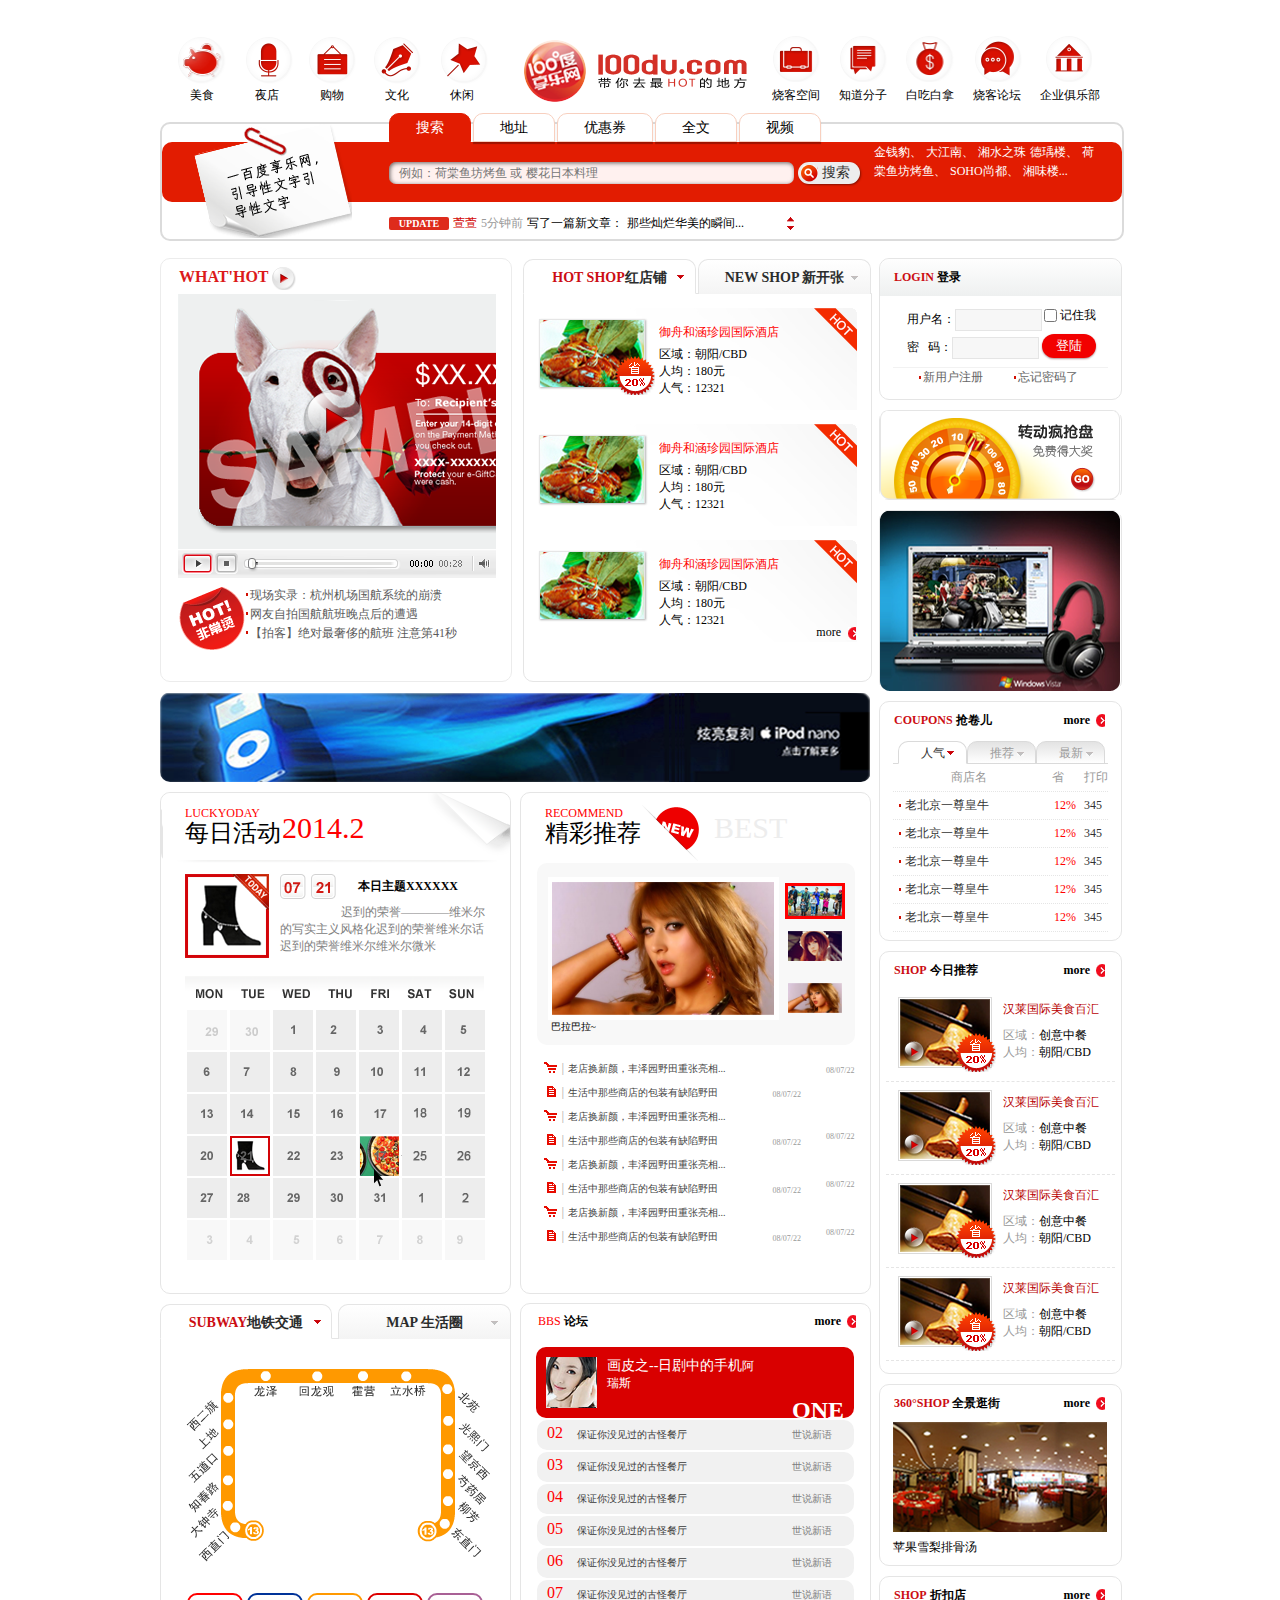
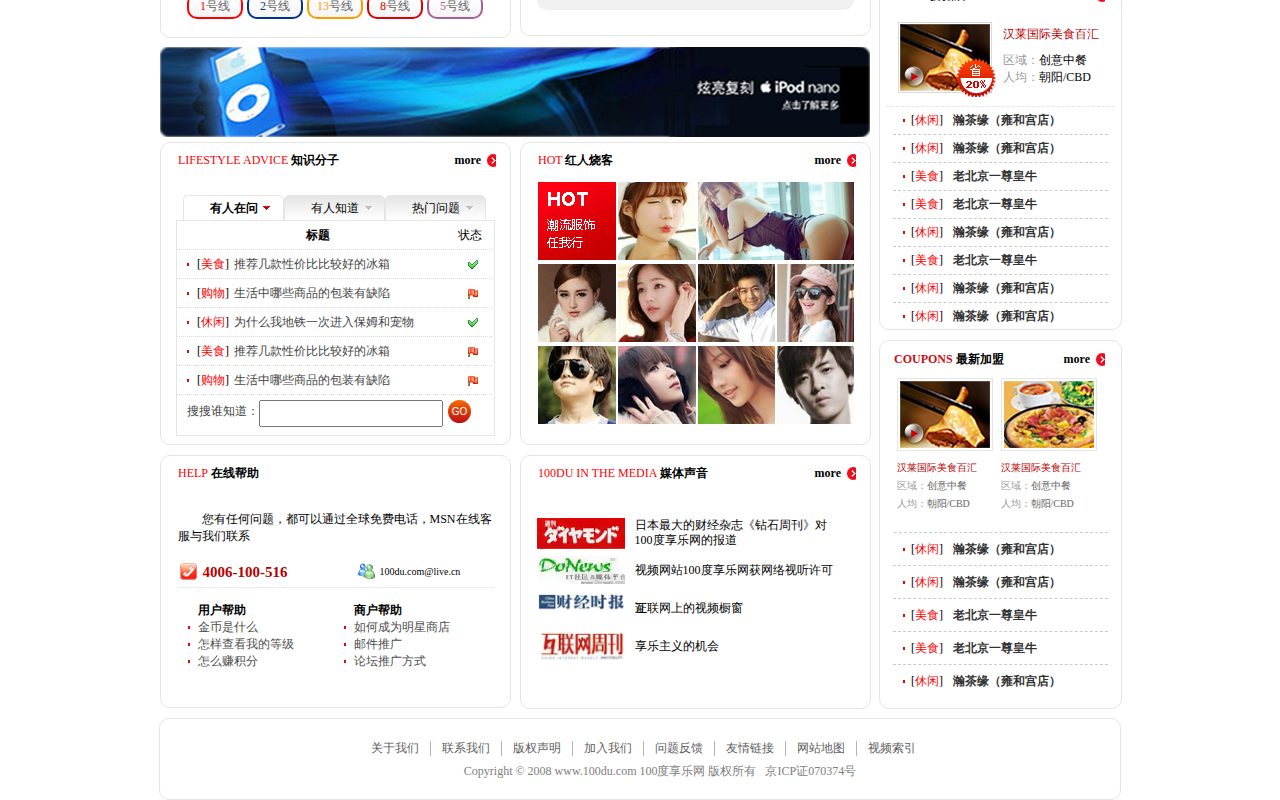
<file: 100du/index.html>
<!DOCTYPE html>
<html>
	<head>
		<meta charset="utf-8" />
		<title>100度</title>
			<link rel="stylesheet" type="text/css" href="css/100du.css"/>
	</head>
	<body>
		<!--顶部开始-->
		<div class="top">
			<div class="daohang1">
				<a href="">美食</a>
				<a href="">夜店</a>
				<a href="">购物</a>
				<a href="">文化</a>
				<a href="">休闲</a>
			</div>
			<div class="daohang2"></div>
			<div class="daohang3">
				<a href="">烧客空间</a>
				<a href="">知道分子</a>
				<a href="">白吃白拿</a>
				<a href="">烧客论坛</a>
				<a href="">企业俱乐部</a>
			</div>
		</div>
		<!--顶部结束-->
		<!--搜索条导航开始-->
		<div class="sousuolan">
			<div class="ssl-box">
				<div class="update">
						<i>UPDATE</i>
						<span class="nema">萱萱</span>
						<span class="time">5分钟前</span>
						<span class="content">写了一篇新文章：</span>
						<span class="content">那些灿烂华美的瞬间...</span>
						<a href="" class="shang"></a>
						<a href="" class="xia"></a>
					</div>
				<div class="box">
					<div class="box1"></div>
					<div class="box2">
						<div class="box2-daohang">
								<a href="">搜索</a>
								<a href="">地址</a>
								<a href="">优惠券</a>
								<a href="">全文</a>
								<a href="">视频</a>
						</div>	
								<form action="" method="post">
									<input type="text" id="" placeholder="例如：荷棠鱼坊烤鱼 或 樱花日本料理"  class="ssl"  />
									<input type="submit" value="搜索" class="an"/>
								</form>
					</div>
					<div class="box3">
						<a href="">金钱豹、</a>
						<a href="">大江南、</a>
						<a href="">湘水之珠</a>
						<a href="">德瑀楼、</a>
						<a href="">荷棠鱼坊烤鱼、</a>
						<a href="">SOHO尚都、</a>
						<a href="">湘味楼...</a>
					</div>
				</div>	
			</div>
		</div>
		<!--搜索导航栏结束-->
		<!--内容开始-->
		<!--左边内容-->
		<div id="" class="neirong">
			<div class="left-nr">
				<!--左边内容一开始-->
				<div class="nr1">
					<span id="">
						WHAT'HOT <img src="img/100du_24.png" style="vertical-align: middle;"/>
					</span>
					<div class="nr1-box">
						<!--<video width="318" height="287">
							<source src="myvideo.mp4" type="video/mp4"></source>
							<source src="myvideo.ogv" type="video/ogg"></source>
							<source src="myvideo.webm" type="video/webm"></source>
							<object width="" height="" type="application/x-shockwave-flash" data="myvideo.swf">
								<param name="movie" value="myvideo.swf" />
								<param name="flashvars" value="autostart=true&amp;file=myvideo.swf" />
							</object>
							当前浏览器不支持 video直接播放，点击这里下载视频： <a href="myvideo.webm">下载视频</a>
						</video>-->
						<img src="img/100du_28.png"/>
						<img src="img/100du_44.png" alt="" style="display: block;float: left;" />
						<ul>
							<li><a href="">现场实录：杭州机场国航系统的崩溃</a></li>
							<li><a href="">网友自拍国航航班晚点后的遭遇</a></li>
							<li><a href="">【拍客】绝对最奢侈的航班 注意第41秒</a></li>
						</ul>
					</div>
				</div>
				<!--左边内容一 结束-->
				<!--左边内容二 开始-->
				<div class="nr2">
					<div class="an">
							<div><span>HOT SHOP</span>红店铺 </div> <div>NEW SHOP 新开张<i class="i1"></i></div>
						</div>
					<div class="nr2-box">
							<div class="s-box">
								<div class="tupian">
									<i class="logo"></i>
									</div>
									<ul>
										<li class="l1"><a href="">御舟和涵珍园国际酒店</a></li>
										<li><span>区域：朝阳/CBD</span></li>
										<li><span>人均：180元</span></li>
										<li><span>人气：12321</span></li>
									</ul>
							</div>	
							<div class="s-box">
								<div class="tupian">
									</div>
									<ul>
										<li class="l1"><a href="">御舟和涵珍园国际酒店</a></li>
										<li><span>区域：朝阳/CBD</span></li>
										<li><span>人均：180元</span></li>
										<li><span>人气：12321</span></li>
									</ul>
							</div>	
							<div class="s-box">
								<div class="tupian">
									</div>
									<ul>
										<li class="l1"><a href="">御舟和涵珍园国际酒店</a></li>
										<li><span>区域：朝阳/CBD</span></li>
										<li><span>人均：180元</span></li>
										<li><span>人气：12321</span></li>
									</ul>
							 </div>	
					</a>
					</div>   
					<span class="more">
							<a href="">more</a>
						</span>
				</div>
				<!--左边内容二 结束-->
				<!--左边内容三 开始-->
				<div class="nr3"><a href=""></a></div>
				<!--左边内容三 结束-->
				<!--左边内容四 开始-->
				<div class="nr4">
					<div class="nr4-box">
								<div class="mthd">
										<span class="bt1">LUCKYODAY<span class="bt2">每日活动</span></span>
										
										<span class="bt3">2014.2</span>
								</div>
						<div class="nnr-box">
							<div class="nnr1">
								<a href=""><img src="img/100du_111.png"/></a>
							<div>
							<span class="bt">
								<img src="img/100du_67.png"/><img src="img/100du_69.png"/>
								本日主题XXXXXX
							</span>
									<p>迟到的荣誉————维米尔的写实主义风格化迟到的荣誉维米尔话迟到的荣誉维米尔维米尔微米</p>
								</div>
								<img src="img/100du_113.png"/>
							</div>	
						</div>
					</div>
				</div>
				<!--左边内容四 结束-->
				<!--左边内容五 开始-->
				<div class="nr4 nr5">
								<div class="mthd jctj">
								<span class="bt1">RECOMMEND<span class="bt2">精彩推荐</span></span>
								<span class="bt3">BEST</span>
								</div>
								<div class="nr5-box">
									<div class="lbt-box">
										<div class="lbt1"><a href=""><img src="img/100du_61.png" alt="" /></a></div>
										<div class="lbt2"><a href=""><img src="img/100du_64.png" alt="" /></a></div>
										<div class="lbt3"><a href=""><img src="img/100du_74.png"/></a></div>
										<div class="lbt4"><a href=""><img src="img/100du_61.png" alt="" style="width: 54px; height: 30px;" /></a></div>
										<span>巴拉巴拉~</span>
									</div>
									<ul>
										<li>
											<i>|</i>
											<a href="">老店换新颜，丰泽园野田重张亮相...</a>
											<span>08/07/22</span>
										</li>
										<li>
											<i>|</i>
											<a href="">生活中那些商店的包装有缺陷野田</a>
											<span>08/07/22</span>
										</li>
										<li>
											<i>|</i>
											<a href="">老店换新颜，丰泽园野田重张亮相...</a>
											<span>08/07/22</span>
										</li>
										<li>
											<i>|</i>
											<a href="">生活中那些商店的包装有缺陷野田</a>
											<span>08/07/22</span>
										</li>
										<li>
											<i>|</i>
											<a href="">老店换新颜，丰泽园野田重张亮相...</a>
											<span>08/07/22</span>
										</li>
										<li>
											<i>|</i>
											<a href="">生活中那些商店的包装有缺陷野田</a>
											<span>08/07/22</span>
										</li>
										<li>
											<i>|</i>
											<a href="">老店换新颜，丰泽园野田重张亮相...</a>
											<span>08/07/22</span>
										</li>
										<li>
											<i>|</i>
											<a href="">生活中那些商店的包装有缺陷野田</a>
											<span>08/07/22</span>
										</li>
									</ul>
								</div>
						</div>
						<!--左边内容五 结束-->
						<!--左边内容六 开始-->
						<div class="nr6">
									<div class="an">
											<div><span>SUBWAY</span>地铁交通 </div> <div>MAP 生活圈<i class="i1"></i></div>
									</div>
									<div class="nr6-wbox">
										<img src="img/100du_102.png"/>
										<div class="an2">
											<div><i>1</i>号线</div>
											<div><i>2</i>号线</div>
											<div><i>13</i>号线</div>
											<div><i>8</i>号线</div>
											<div><i>5</i>号线</div>
									</div>
									</div>	
						</div>
						<!--左边内容六 结束-->
						<!--左边内容七 开始-->
						<div class="nr7">
							<div class="bt">
								<span class="zt1">BBS</span>
								<span class="zt2"><b>论坛</b></span>
								<a href=""><b>more</b></a>
							</div>
							<a href="" class="one"><div class="tp"></div><span class="bt2"> 画皮之--日剧中的手机<i>阿瑞斯</i></span> <span class="num">ONE</span></a>
							<ul>
								
								<li><span class="paiming">02</span><a href="">保证你没见过的古怪餐厅</a><span class="ts">世说新语</span></li>
								<li><span class="paiming">03</span><a href="">保证你没见过的古怪餐厅</a><span class="ts">世说新语</span></li>
								<li><span class="paiming">04</span><a href="">保证你没见过的古怪餐厅</a><span class="ts">世说新语</span></li>
								<li><span class="paiming">05</span><a href="">保证你没见过的古怪餐厅</a><span class="ts">世说新语</span></li>
								<li><span class="paiming">06</span><a href="">保证你没见过的古怪餐厅</a><span class="ts">世说新语</span></li>
								<li><span class="paiming">07</span><a href="">保证你没见过的古怪餐厅</a><span class="ts">世说新语</span></li>
							</ul>
						</div>
						<!--左边内容七 结束-->
						<!--左边内容八 开始-->
						<div class="nr3"><img src="img/100du_52.png"/></div>
						<!--左边内容八结束-->
						<!--左边内容九 开始-->
						<div class="nr9">
							<div class="bt">
							<span class="zt1">LIFESTYLE ADVICE</span>
							<span class="zt2"><b>知识分子</b></span>
							<a href=""><b>more</b></a>
							</div>
							<div class="nr9-box">
								<div class="an-box">
								<div class="an">有人在问 </div>
								<div class="an">有人知道<i ></i></div>
								<div class="an">热门问题<i ></i></div>
								</div>
								<ul>
									<li><b>标题</b> <span>状态</span></li>
									<li>[<span>美食</span>]<a href="">推荐几款性价比比较好的冰箱</a> <img src="img/100du_112.png"/></li>
									<li>[<span>购物</span>]<a href="">生活中哪些商品的包装有缺陷</a><img src="img/100du_115.png"/></li>
									<li>[<span>休闲</span>]<a href="">为什么我地铁一次进入保姆和宠物</a><img src="img/100du_112.png"/></li>
									<li>[<span>美食</span>]<a href="">推荐几款性价比比较好的冰箱</a><img src="img/100du_115.png"/></li>
									<li>[<span>购物</span>]<a href="">生活中哪些商品的包装有缺陷</a><img src="img/100du_115.png"/></li>
								</ul>
								<div class="ss">
									<span id="">
										搜搜谁知道：
									</span>
									<form action="" method="post">
									<input type="text" id="" value="" class="wbk" />
									<input type="submit" value="GO" class="goan"/>
								</form>
								</div>
								
							</div>
						</div>
						<!--左边内容九 结束-->
						<!--左边内容十 开始-->
						<div class="nr10">
							<div class="bt">
								<span class="zt1">HOT</span>
								<span class="zt2"><b>红人烧客</b></span>
								<a href=""><b>more</b></a>	
								</div>
									<table>
										<tr>
											<td><img src="img/100du_139.png"/></td>
											<td><img src="img/100du_132.png"/></td>
											<td colspan="2"><img src="img/100du_133.png"/></td>
										</tr>
										<tr>
											<td><img src="img/100du_116.png"/></td>
											<td><img src="img/100度_13.png"/></td>
											<td><img src="img/100度_14.png"/></td>
											<td><img src="img/100du_117.png"/></td>
										</tr>
										<tr>
											<td><img src="img/100du_131.png"/></td>
											<td><img src="img/100du_119.png"/></td>
											<td><img src="img/100du_120.png"/></td>
											<td><img src="img/100du_121.png"/></td>
										</tr>
									</table>
							
						</div>
						<!--左边内容十 结束-->
						<!--左边内容十一 开始-->
						<div class="nr11">
							<div class="bt">
								<span class="zt1">HELP</span>
								<span class="zt2"><b>在线帮助</b></span>
								
							</div>
						<div class="nr11-box">
							<div class="p">
								您有任何问题，都可以通过全球免费电话，MSN在线客服与我们联系
								<span class="lxdh">4006-100-516</span><span class="yx">100du.com@live.cn</span>
							</div>
								<ul>
									<li>
										<th><b>用户帮助</b></th>
										<li><a href="">金币是什么</a></li>
										<li><a href="">怎样查看我的等级</a></li>
										<li><a href="">怎么赚积分</a></li>
									</li>
								</ul>
								<ul>
									<li>
										<th><b>商户帮助</b></th>
										<li><a href="">如何成为明星商店</a></li>
										<li><a href="">邮件推广</a></li>
										<li><a href="">论坛推广方式</a></li>
									</li>
								</ul>
							</div>
						</div>
						<!--左边内容十一 结束-->
						<!--左边内容十二 开始-->
						<div class="nr12">
							<div class="bt">
								<span class="zt1">100DU IN THE MEDIA</span>
								<span class="zt2"><b>媒体声音</b></span>
								<a href=""><b>more</b></a>
							</div>
							<ul>
								<li><img src="img/100du_122.png" alt="" /><a href="" class="z1">日本最大的财经杂志《钻石周刊》对100度享乐网的报道</a></li>
								<li><img src="img/100du_130.png" alt="" /><a href="">视频网站100度享乐网获网络视听许可证</a></li>
								<li><img src="img/100du_134.png" alt="" /><a href="">互联网上的视频橱窗</a></li>
								<li><img src="img/100du_137.png" alt="" /><a href="">享乐主义的机会</a></li>
							</ul>
						</div>
						<!--左边内容十二 结束-->		
			</div>
			<!--右边内容开始-->
			<div class="right-nr">
						<div class="right-nr1">
							<div class="bt">
								<span class="zt1">LOGIN</span>
								<span class="zt2"><b>登录</b></span>
								<form action="">
									<div class="right-nr1-box">
										<ul>
											<li>用户名： <input type="text" name="" id="" value="" class="text" /></li>
											<li>密&nbsp;&nbsp;&nbsp;码： <input type="password" name="" id="" value="" class="text"/></li>
										</ul>
										<div id="" class="right-nr1-box1">
											<input type="checkbox" name="" id="" value="记住我" class="checkbox"/>记住我
										<input type="submit" id="" name="" value="登陆" class="an"/>
										</div>
										<a href="">新用户注册</a>
										<a href="">忘记密码了</a>
									</div>
								</form>
							</div>
						</div>
						<div class="right-nr2">
							<a href="" class="more"><img src="img/100du_38.png"/></a>
						</div>
						<div class="right-nr3">
							<a href="" class="more"><img src="img/100du_41.png"/></a>
						</div>
						<div class="right-nr4">
							<div class="bt">
								<span class="zt1">COUPONS</span>
								<span class="zt2"><b>抢卷儿</b></span>
								<a href="" class="more"><b>more</b></a>
							</div>
							<div class="right-nr4-box">
								<div class="an-box">
								<a href="" class="an">人气</a>
								<a href="" class="an">推荐 <i class="i1"></i></a>
								<a href="" class="an">最新<i class="i1"></i></a>
								</div>
								
								<ul>
									<li class="biaoti"><span class="sd">商店名</span><span class="s">省</span><span class="dy">打印</span></a></li>
									<li><a href="">老北京一尊皇牛<span>12%</span><span>345</span></a></li>
									<li><a href="">老北京一尊皇牛<span>12%</span><span>345</span></a></li>
									<li><a href="">老北京一尊皇牛<span>12%</span><span>345</span></a></li>
									<li><a href="">老北京一尊皇牛<span>12%</span><span>345</span></a></li>
									<li><a href="">老北京一尊皇牛<span>12%</span><span>345</span></a></li>
								</ul>			
							</div>
						</div>
						<div class="right-nr5">
							<div class="bt">
								<span class="zt1">SHOP</span>
								<span class="zt2"><b>今日推荐</b></span>
								<a href="" class="more"><b>more</b></a>
							</div>
								<div class="right-nr5-box">
								<div class="tupian"><img src="img/100度_03.png"/>
									<i class="logo"></i>
									</div>
									<ul>
										<li class="l1"><a href="">汉莱国际美食百汇</a></li>
										<li><span class="b1">区域：</span><span>创意中餐</span></li>
										<li><span class="b1">人均：</span><span>朝阳/CBD</span></li>
									</ul>				
								</div>
								<div class="right-nr5-box">
								<div class="tupian"><img src="img/100度_03.png"/>
									<i class="logo"></i>
									</div>
									<ul>
										<li class="l1"><a href="">汉莱国际美食百汇</a></li>
										<li><span class="b1">区域：</span><span>创意中餐</span></li>
										<li><span class="b1">人均：</span><span>朝阳/CBD</span></li>
									</ul>				
								</div>
								<div class="right-nr5-box">
								<div class="tupian"><img src="img/100度_03.png"/>
									<i class="logo"></i>
									</div>
									<ul>
										<li class="l1"><a href="">汉莱国际美食百汇</a></li>
										<li><span class="b1">区域：</span><span>创意中餐</span></li>
										<li><span class="b1">人均：</span><span>朝阳/CBD</span></li>
									</ul>				
								</div>
								<div class="right-nr5-box">
								<div class="tupian"><img src="img/100度_03.png"/>
									<i class="logo"></i>
									</div>
									<ul>
										<li class="l1"><a href="">汉莱国际美食百汇</a></li>
										<li><span class="b1">区域：</span><span>创意中餐</span></li>
										<li><span class="b1">人均：</span><span>朝阳/CBD</span></li>
									</ul>				
								</div>
						</div>
						<div class="right-nr6">
							<div class="bt">
								<span class="zt1">360°SHOP</span>
								<span class="zt2"><b>全景逛街</b></span>
								<a href="" class="more"><b>more</b></a>
							</div>
							<div class="right-nr6-box">
								<img src="img/100du_107.png"/>
								<span id="">
									苹果雪梨排骨汤
								</span>
							</div>
						</div>
						<div class="right-nr7">
							<div class="bt">
								<span class="zt1">SHOP</span>
								<span class="zt2"><b>折扣店</b></span>
								<a href="" class="more"><b>more</b></a>
							</div>
							<div class="right-nr5-box">
								<div class="tupian"><img src="img/100度_03.png"/>
									<i class="logo"></i>
									</div>
									<ul>
										<li class="l1"><a href="">汉莱国际美食百汇</a></li>
										<li><span class="b1">区域：</span><span>创意中餐</span></li>
										<li><span class="b1">人均：</span><span>朝阳/CBD</span></li>
									</ul>				
								</div>
								<div class="liebiao">
									<ul>
									<li>[<span>休闲</span>]<a href="">瀚茶缘（雍和宫店）</a></li>
									<li>[<span>休闲</span>]<a href="">瀚茶缘（雍和宫店）</a></li>
									<li>[<span>美食</span>]<a href="">老北京一尊皇牛</a></li>
									<li>[<span>美食</span>]<a href="">老北京一尊皇牛</a></li>
									<li>[<span>休闲</span>]<a href="">瀚茶缘（雍和宫店）</a></li>
									<li>[<span>美食</span>]<a href="">老北京一尊皇牛</a></li>
									<li>[<span>休闲</span>]<a href="">瀚茶缘（雍和宫店）</a></li>
									<li>[<span>休闲</span>]<a href="">瀚茶缘（雍和宫店）</a></li>
								</ul>
								</div>
								
						</div>
						<div class="right-nr8">
							<div class="bt">
								<span class="zt1">COUPONS</span>
								<span class="zt2"><b>最新加盟</b></span>
								<a href="" class="more"><b>more</b></a>
							</div>
							<div class="right-nr8-box">
								<div class="tupian">
									</div>
									<ul>
										<li><a href=""><img src="img/100度_03.png"/></a></li>
										<li class="l1"><a href="">汉莱国际美食百汇</a></li>
										<li><span class="b1">区域：</span><span>创意中餐</span></li>
										<li><span class="b1">人均：</span><span>朝阳/CBD</span></li>
									</ul>	
									<ul>
										<li><a href=""><img src="img/100du_09.png"/></a></li>
										<li class="l1"><a href="">汉莱国际美食百汇</a></li>
										<li><span class="b1">区域：</span><span>创意中餐</span></li>
										<li><span class="b1">人均：</span><span>朝阳/CBD</span></li>
									</ul>
									</div>
									<div class="liebiao">
									<ul>
									<li>[<span>休闲</span>]<a href="">瀚茶缘（雍和宫店）</a></li>
									<li>[<span>休闲</span>]<a href="">瀚茶缘（雍和宫店）</a></li>
									<li>[<span>美食</span>]<a href="">老北京一尊皇牛</a></li>
									<li>[<span>美食</span>]<a href="">老北京一尊皇牛</a></li>
									<li>[<span>休闲</span>]<a href="">瀚茶缘（雍和宫店）</a></li>	
								</ul>
								</div>
						</div>
				</div>
			<!--右边内容 结束-->
	</div>
	<!--内容结束-->
	<div class="wei">
		<div class="a-box">
		<a href="">关于我们</a>
		<a href="">联系我们</a>
		<a href="">版权声明</a>
		<a href="">加入我们</a>
		<a href="">问题反馈</a>
		<a href="">友情链接</a>
		<a href="">网站地图</a>
		<a href="">视频索引</a>
		<span>Copyright © 2008 www.100du.com 100度享乐网 版权所有&nbsp;&nbsp;&nbsp;京ICP证070374号</span>
		</div>
		
		
	</div>
	</body>
</html>
</file>
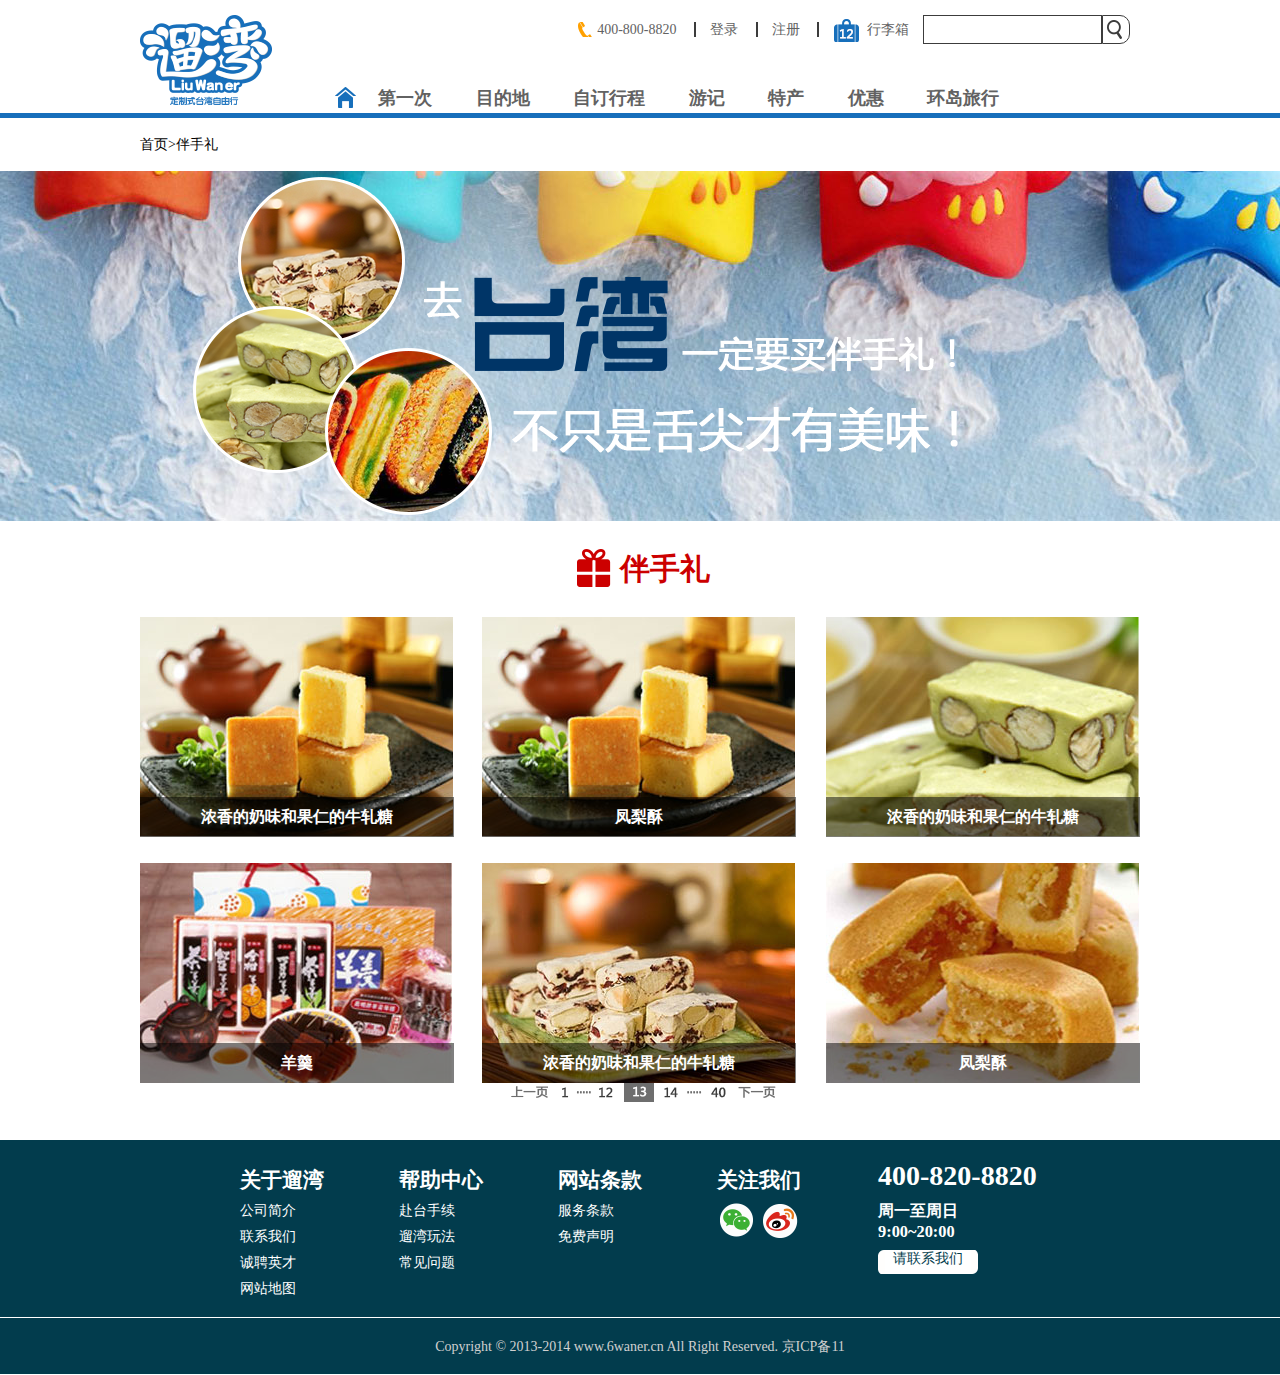
<file: BanShouLi/index.html>
<!DOCTYPE html>
<html>
	<head>
		<meta charset="utf-8" />
		<title>伴手礼</title>
		<link rel="stylesheet" type="text/css" href="css/reset.css"/>
		<link rel="stylesheet" type="text/css" href="css/css.css"/>
	</head>
	<body>
		<div class="top">
			<div class="logo">
				<a href=""><img src="img/banshouli_3.png"/></a>
			</div>
			<div class="topnav">
				<a href="" class="call">400-800-8820</a>
				<a href="">登录</a>
				<a href="">注册</a>
				<a href="" class="box"><i></i> 行李箱</a>
				<form action="" method="post">
					<input type="text" id="" value=""  class="text"/>
					<input type="submit" value="" class="submit"/>
				</form>
			</div>
			<div class="topnav2">
				<i></i>
				<a href="">第一次</a>
				<a href="">目的地</a>
				<a href="">自订行程</a>
				<a href="">游记</a>
				<a href="">特产</a>
				<a href="">优惠</a>
				<a href="">环岛旅行</a>
			</div>
		</div>	
		<div class="boundary"></div>
		<div class="sy">
			<p><span><a href="">首页</a></span>><span><a href="">伴手礼</a></span></p>
		</div>
		<div class="Advertisement">
			<div class="Advertisement-box">
				<img src="img/banshouli_15.png"/>
			</div>
		</div>
		<div class="amin">
			<div class="title">
				<p>伴手礼</p>
			</div>
			<div class="content">
				<div class="left-content clearfix">
					<div class="tp1">
						<div id="tp">
							<img src="img/banshouli_23.jpg"/>
						</div>						
					<div class="bt">
						<span id="">
							浓香的奶味和果仁的牛轧糖
						</span>
					</div>
					<div class="synopsis">
							<div class="synopsis-box">
								<div class="an">
									<div class="submit1"><a href=""></a> <p>1111</p></div>
								<div class="submit2"><div class="submit1"><a href=""></a> <p>1450</p></div></div>
								</div>
								<h3>浓香的奶味和果仁的牛轧糖</h2>
								<span>好吃不粘牙，而且越嚼越香，而 且是不含香料和色素...</span>
								<div class="">
									<img src="img/banshouli_35.png"/>
								</div>
							</div>
						</div>
					</div>
					<div class="tp1">
						<div id="tp">
							<img src="img/banshouli_31.jpg"/>
						</div>						
					<div class="bt">
						<span id="">
							羊羹
						</span>
					</div>
					<div class="synopsis">
							<div class="synopsis-box">
								<div class="an">
									<div class="submit1"><a href=""></a> <p>1111</p></div>
								<div class="submit2"><div class="submit1"><a href=""></a> <p>1450</p></div></div>
								</div>
								<h3>浓香的奶味和果仁的牛轧糖</h2>
								<span>好吃不粘牙，而且越嚼越香，而 且是不含香料和色素...</span>
								<div class="">
									<img src="img/banshouli_35.png"/>
								</div>
							</div>
						</div>
					</div>
				</div>
				<div class="center-content clearfix">
					<div class="tp1">
						<div id="tp">
							<img src="img/banshouli_23.jpg"/>
						</div>						
					<div class="bt">
						<span id="">
							凤梨酥
						</span>
					</div>
					<div class="synopsis">
							<div class="synopsis-box">
								<div class="an">
									<div class="submit1"><a href=""></a> <p>1111</p></div>
								<div class="submit2"><div class="submit1"><a href=""></a> <p>1450</p></div></div>
								</div>
								<h3>浓香的奶味和果仁的牛轧糖</h2>
								<span>好吃不粘牙，而且越嚼越香，而 且是不含香料和色素...</span>
								<div class="">
									<img src="img/banshouli_35.png"/>
								</div>
							</div>
						</div>
					</div>
					<div class="tp1">
						<div id="tp">
							<img src="img/banshouli_33.jpg"/>
						</div>						
					<div class="bt">
						<span id="">
							浓香的奶味和果仁的牛轧糖
						</span>
					</div>
					<div class="synopsis">
							<div class="synopsis-box">
								<div class="an">
									<div class="submit1"><a href=""></a> <p>1111</p></div>
								<div class="submit2"><div class="submit1"><a href=""></a> <p>1450</p></div></div>
								</div>
								<h3>浓香的奶味和果仁的牛轧糖</h2>
								<span>好吃不粘牙，而且越嚼越香，而 且是不含香料和色素...</span>
								<div class="">
									<img src="img/banshouli_35.png"/>
								</div>
							</div>
						</div>
					</div>
				</div>
				<div class="right-content clearfix">
					<div class="tp1">
						<div id="tp">
							<img src="img/banshouli_25.jpg"/>
						</div>						
					<div class="bt">
						<span id="">
							浓香的奶味和果仁的牛轧糖
						</span>
					</div>
					<div class="synopsis">
							<div class="synopsis-box">
								<div class="an">
									<div class="submit1"><a href=""></a> <p>1111</p></div>
								<div class="submit2"><div class="submit1"><a href=""></a> <p>1450</p></div></div>
								</div>
								<h3>浓香的奶味和果仁的牛轧糖</h2>
								<span>好吃不粘牙，而且越嚼越香，而 且是不含香料和色素...</span>
								<div class="">
									<img src="img/banshouli_35.png"/>
								</div>
							</div>
						</div>
					</div>
					<div class="tp1">
						<div id="tp">
							<img src="img/banshouli_35.jpg"/>
						</div>						
					<div class="bt">
						<span id="">
							凤梨酥
						</span>
					</div>
					<div class="synopsis">
							<div class="synopsis-box">
								<div class="an">
									<div class="submit1"><a href=""></a> <p>1111</p></div>
								<div class="submit2"><div class="submit1"><a href=""></a> <p>1450</p></div></div>
								</div>
								<h3>浓香的奶味和果仁的牛轧糖</h2>
								<span>好吃不粘牙，而且越嚼越香，而 且是不含香料和色素...</span>
								<div class="">
									<img src="img/banshouli_35.png"/>
								</div>
							</div>
						</div>
					</div>
				</div>
				<div class="ys">
					<img src="img/banshouli_41.png"/>
				</div>
			</div>
		</div>
		<div class="ftooer">
			<div class="ftooer-box1">
				<ul class="clearfix">
					<li><h2>关于遛湾</h2></li>
					<li><a href="">公司简介</a></li>
					<li><a href="">联系我们</a></li>
					<li><a href="">诚聘英才</a></li>
					<li><a href="">网站地图</a></li>
				</ul>
				<ul class="clearfix">
					<li><h2>帮助中心</h2></li>
					<li><a href="">赴台手续</a></li>
					<li><a href="">遛湾玩法</a></li>
					<li><a href="">常见问题</a></li>
				</ul>
				<ul class="clearfix">
					<li><h2>网站条款</h2></li>
					<li><a href="">服务条款</a></li>
					<li><a href="">免费声明</a></li>
				</ul>
				<ul class="clearfix">
					<li><h2>关注我们</h2></li>
					<li class="clearfix"><a href="" class="wx"></a> <a href="" class="qq"></a></li>
				</ul>
				<ul class="clearfix li2">
					<li><h1>400-820-8820</h1></li>
					<li class="clearfix"><h3>周一至周日<br />9:00~20:00</h3></li>
					<li>
						<div id="" class="an">
							
							
							<div class="inner">
								<div class="inner-left">
									<div class="inner-right">
										<a href="">请联系我们</a>
									</div>
								</div>
							</div>
						</div>
					</li>
				</ul>
			</div>
		</div>
		<div class="ftooer ftooer2">
			<div class="ftooer-box2">
				Copyright © 2013-2014 www.6waner.cn All Right Reserved. 京ICP备11
			</div>
		</div>
	</body>
</html>
</file>
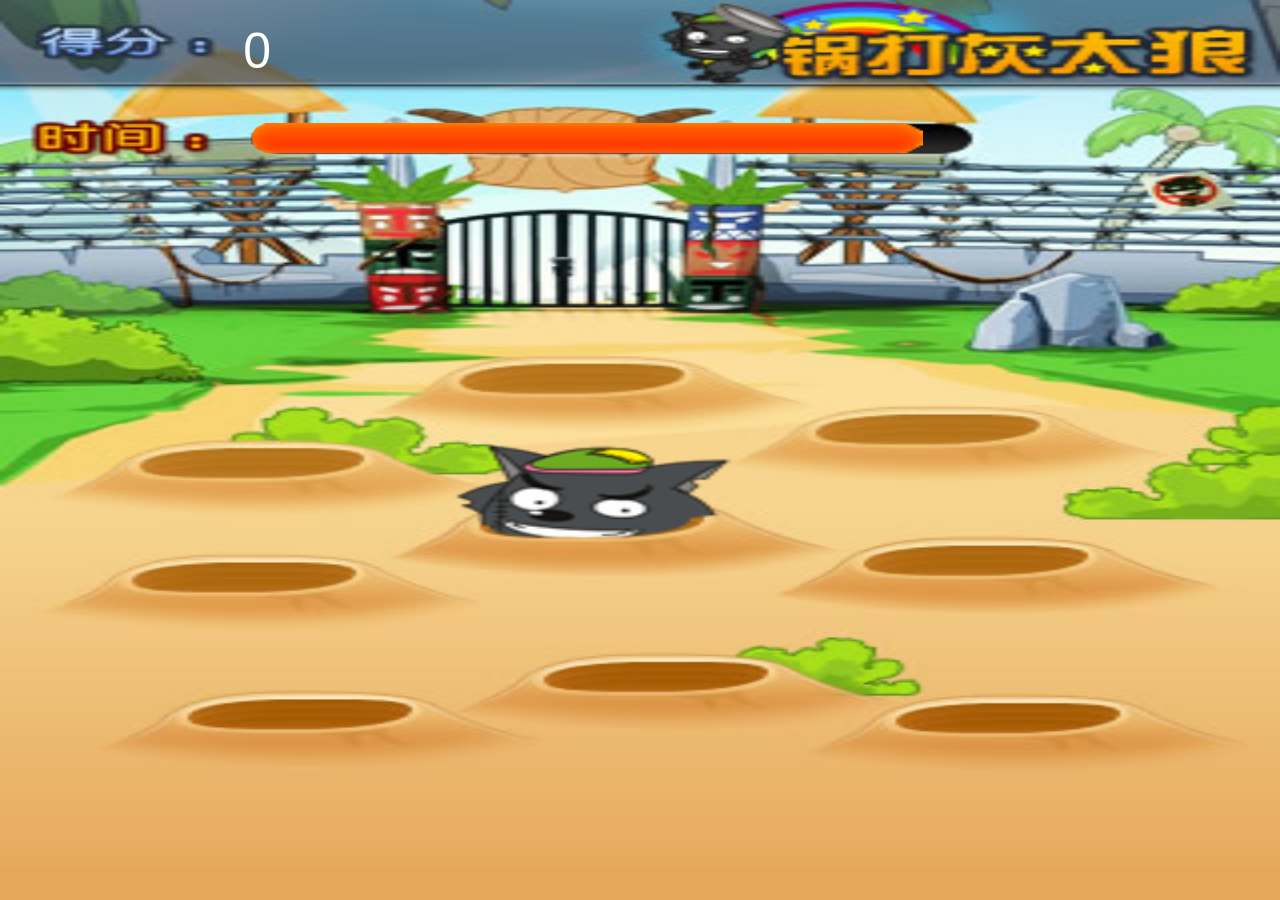
<file: GuoDaHuiTaiLang/index.html>
<!DOCTYPE html>
<html lang="en">
<head>
	<meta charset="UTF-8">
	<meta name="viewport" content="width=device-width, initial-scale=1.0, maximum-scale=1.0, user-scalable=0">
	<title>Document</title>
	<link rel="stylesheet" type="text/css" href="css/style.css">
</head>
<body>
	<div id="wrap">
		<span id="fen">0</span>
		<p id="time"></p>
		<div class="img"></div>
		<div class="img"></div>
		<div class="img"></div>
		<div class="img"></div>
		<div class="img"></div>
		<div class="img"></div>
		<div class="img"></div>
		<div class="img"></div>
		<div class="img"></div>
	</div>
</body>
<script type="text/javascript" src="js/game.js"></script>
</html>
</file>
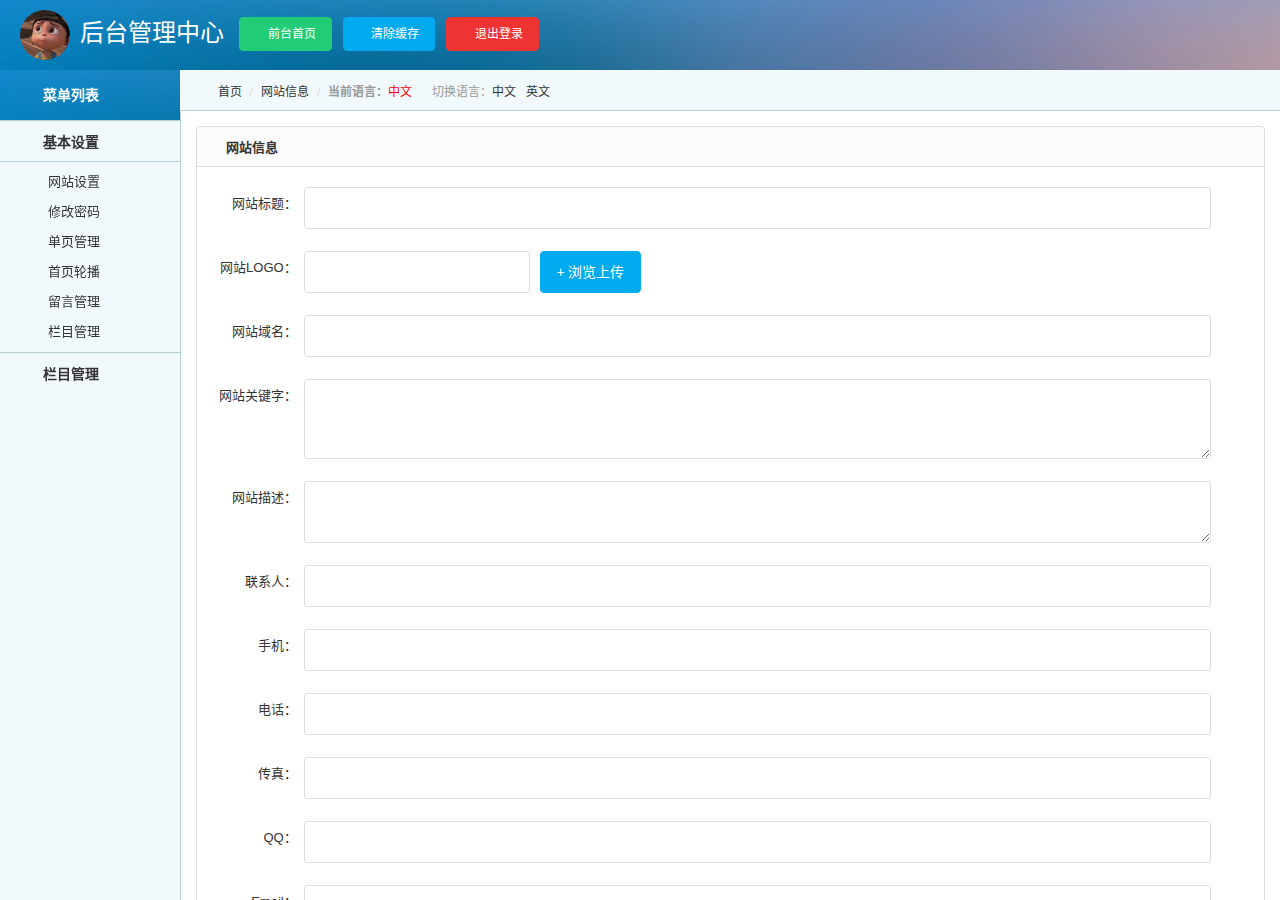
<file: HouTai/index.html>
<!DOCTYPE html>
<html lang="zh-cn">
<head>
    <meta http-equiv="Content-Type" content="text/html; charset=utf-8" />
    <meta http-equiv="X-UA-Compatible" content="IE=edge">
    <meta name="viewport" content="width=device-width, initial-scale=1.0, maximum-scale=1.0, user-scalable=no" />
    <meta name="renderer" content="webkit">
    <title>后台管理中心</title>  
    <link rel="stylesheet" href="css/pintuer.css">
    <link rel="stylesheet" href="css/admin.css">
    <script src="js/jquery.js"></script>   
</head>
<body style="background-color:#f2f9fd;">
<div class="header bg-main">
  <div class="logo margin-big-left fadein-top">
    <h1><img src="images/y.jpg" class="radius-circle rotate-hover" height="50" alt="" />后台管理中心</h1>
  </div>
  <div class="head-l"><a class="button button-little bg-green" href="" target="_blank"><span class="icon-home"></span> 前台首页</a> &nbsp;&nbsp;<a href="##" class="button button-little bg-blue"><span class="icon-wrench"></span> 清除缓存</a> &nbsp;&nbsp;<a class="button button-little bg-red" href="login.html"><span class="icon-power-off"></span> 退出登录</a> </div>
</div>
<div class="leftnav">
  <div class="leftnav-title"><strong><span class="icon-list"></span>菜单列表</strong></div>
  <h2><span class="icon-user"></span>基本设置</h2>
  <ul style="display:block">
    <li><a href="info.html" target="right"><span class="icon-caret-right"></span>网站设置</a></li>
    <li><a href="pass.html" target="right"><span class="icon-caret-right"></span>修改密码</a></li>
    <li><a href="page.html" target="right"><span class="icon-caret-right"></span>单页管理</a></li>  
    <li><a href="adv.html" target="right"><span class="icon-caret-right"></span>首页轮播</a></li>   
    <li><a href="book.html" target="right"><span class="icon-caret-right"></span>留言管理</a></li>     
    <li><a href="column.html" target="right"><span class="icon-caret-right"></span>栏目管理</a></li>
  </ul>   
  <h2><span class="icon-pencil-square-o"></span>栏目管理</h2>
  <ul>
    <li><a href="list.html" target="right"><span class="icon-caret-right"></span>内容管理</a></li>
    <li><a href="add.html" target="right"><span class="icon-caret-right"></span>添加内容</a></li>
    <li><a href="cate.html" target="right"><span class="icon-caret-right"></span>分类管理</a></li>        
  </ul>  
</div>
<script type="text/javascript">
$(function(){
  $(".leftnav h2").click(function(){
	  $(this).next().slideToggle(200);	
	  $(this).toggleClass("on"); 
  })
  $(".leftnav ul li a").click(function(){
	    $("#a_leader_txt").text($(this).text());
  		$(".leftnav ul li a").removeClass("on");
		$(this).addClass("on");
  })
});
</script>
<ul class="bread">
  <li><a href="{:U('Index/info')}" target="right" class="icon-home"> 首页</a></li>
  <li><a href="##" id="a_leader_txt">网站信息</a></li>
  <li><b>当前语言：</b><span style="color:red;">中文</php></span>
  &nbsp;&nbsp;&nbsp;&nbsp;&nbsp;切换语言：<a href="##">中文</a> &nbsp;&nbsp;<a href="##">英文</a> </li>
</ul>
<div class="admin">
  <iframe scrolling="auto" rameborder="0" src="info.html" name="right" width="100%" height="100%"></iframe>
</div>
<div style="text-align:center;">
<p>来源:<a href="http://www.mycodes.net/" target="_blank">源码之家</a></p>
</div>
</body>
</html>
</file>
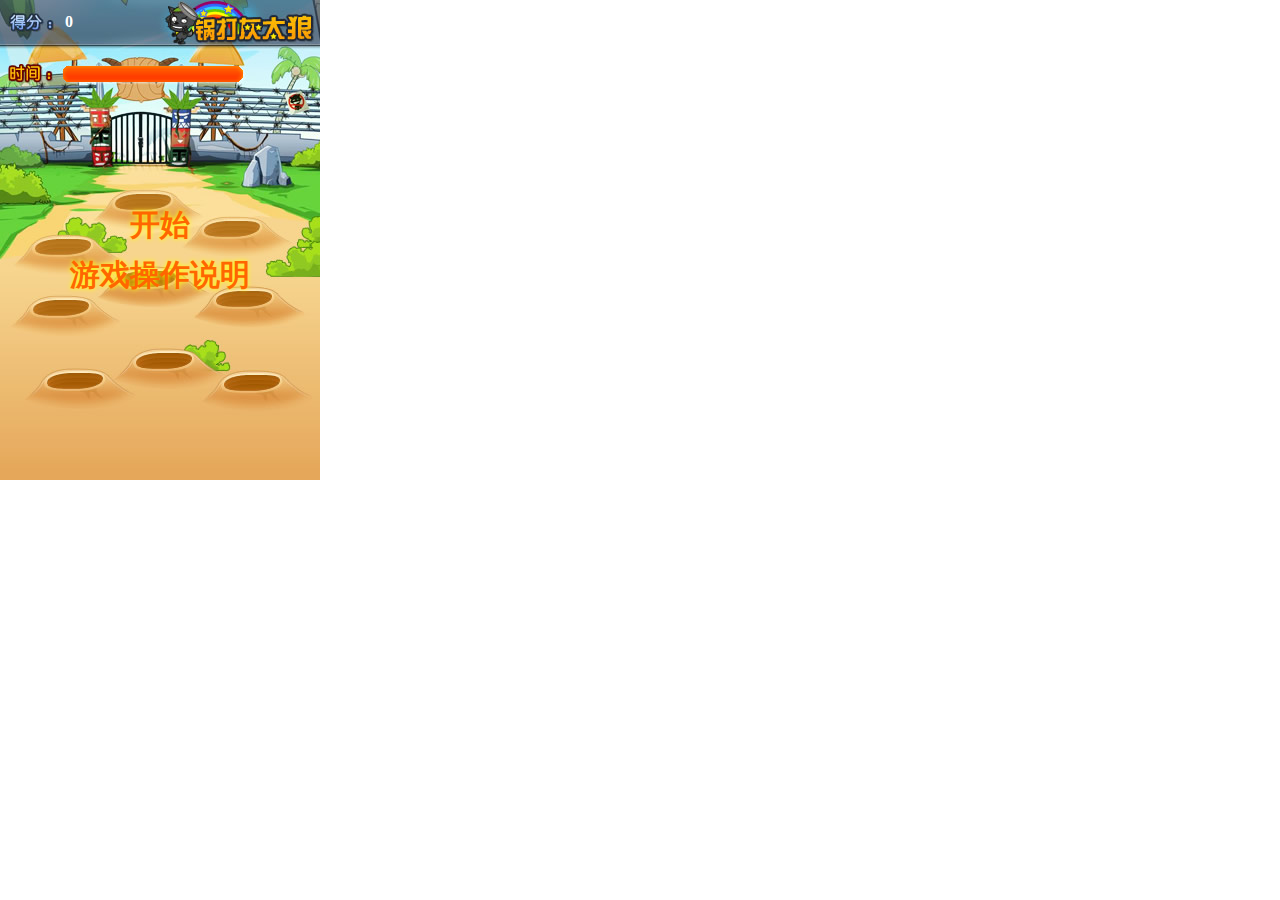
<file: HuiTaiLang/Index.html>
<!doctype html>
<html lang="en">
<head>
	<meta charset="UTF-8">
	<title>Document</title>
	<meta name="viewport" content="width=device-width, initial-scale=1.0">
	<meta>
	<style type="text/css">
	*{ 
		margin:0; padding:0; font-family:"微软雅黑";
	}
	#outer{ 
		background:url(game_bg.jpg) 0 0 no-repeat; 
		height:480px; 
		width:320px; 
		position:relative;
	}
	
	#scoring{ 
		position:absolute; 
		font-weight:bold; 
		font-size:16px; 
		color:white; 
		left:65px; 
		top:13px;
	}
	#countDown{ 
		position:absolute;
		background:url(progress.png) 0 0 no-repeat; 
		width:180px; height:16px; 
		left: 63px;top: 66px;
	}
	#wolfs img{ 
		position:absolute;
	}
	
	#menu{ 
		position:absolute; 
		width:320px; 
		text-align:center; 
		left:0; top:200px;
	}
	
	#start,#handle,#gameOver{ 
		line-height:50px; 
		font-size:30px; 
		font-weight:bold; 
		color:#F60; 
		text-shadow:0 0 5px #FFFF00; 
		display:block; 
		text-decoration:none;
	}
	
	#gameOver{ 
		position:absolute; 
		width:320px; 
		text-align:center; 
		top:200px; left:0; 
		display:none;
	}
	</style>
<script type="text/javascript">
function rand(min,max){
	// return parseInt(Math.random()*(max-min))+min;
	return Math.ceil((Math.random()*(max-min))+min);
}

window.onload=function (){

var scoring=document.getElementById("scoring");//分数
var countDown=document.getElementById("countDown");//倒计时
var wolfs=document.getElementById("wolfs");
var menu=document.getElementById("menu");//菜单
var start=document.getElementById("start");
var gameOver=document.getElementById("gameOver");

//灰太狼随机出现的位置
var arrPos=[{l:"98px",t:"115px"},{l:"17px",t:"160px"},{l:"15px",t:"220px"},{l:"30px",t:"293px"},{l:"122px",t:"273px"},{l:"207px",t:"295px"},{l:"200px",t:"211px"},{l:"187px",t:"141px"},{l:"100px",t:"185px"}];
// console.log(arrPos[2].l);

// 进度条的长度
var countDownWidth = countDown.offsetWidth;
// 得分
var scoringNum = 0;

start.onclick=function (){

	menu.style.display="none";

	//计分
	function fnScoring(sug){//标示符

		if (sug=="h"){
			scoringNum+=10;
		}
		else{
			scoringNum-=10;
		}
		scoring.innerHTML=scoringNum;
	}

	//倒计时
	var countDownTimer=setInterval(function (){
		countDownWidth--;
		if (countDownWidth<=0){
			clearInterval(countDownTimer);
			clearInterval(showTimer);
			setTimeout(function (){

				gameOver.style.display="block";
				gameOver.innerHTML="game over!<br/>您的得分是："+scoringNum;
				
			},2000);
		}
		countDown.style.width=countDownWidth+"px";

	},100);

	//开始出现灰太狼
	var showTimer=setInterval(function (){

		var oImg=document.createElement("img");

		//百分之80的几率出现灰太狼，百分之20的几率出现小灰灰
		//h0.png
		oImg._src=rand(1,100)>80 ? "x" : "h";
		// console.log(rand(1,100));
		oImg.index=0;
		oImg.src=oImg._src+"0.png";
		wolfs.appendChild(oImg);

		var bolPos=true;
		
		while(bolPos){

			oImg.iRa=rand(0,arrPos.length);	
			var aImg=wolfs.children;
			var l=parseInt(arrPos[oImg.iRa].l);
			var t=parseInt(arrPos[oImg.iRa].t);
			
			// 找到没有重复的位置
			for (var i = 0; i < aImg.length; i++) {
				//95px
				if (aImg[i].offsetLeft==l&&aImg[i].offsetTop==t){
					break;
				}
			};
			if (i==aImg.length){
				bolPos=false;
			}
		}
		
		oImg.style.left=l+"px";
		oImg.style.top=t+"px";

		oImg.timer=setInterval(function (){
			//向上
			oImg.index++;
			if (oImg.index>4){
				clearInterval(oImg.timer);
			}
			//src=标示符+下标+".png"
			oImg.src=oImg._src+oImg.index+".png";
		},50);

		oImg.removeTimer=setTimeout(function (){

			oImg.downTimer=setInterval(function (){
				//向下
				oImg.index--;
				if (oImg.index<=0){
					clearInterval(oImg.downTimer);
					wolfs.removeChild(oImg);
				}
				oImg.src=oImg._src+oImg.index+".png";
			}, 50);
		},800);

		oImg.onclick=function (){
			fnScoring(oImg._src);
			oImg.index=5;
			clearTimeout(oImg.removeTimer);
			clearInterval(oImg.downTimer);
			oImg.removeTimer=setInterval(function (){
				oImg.index++;
				if (oImg.index>8){
					wolfs.removeChild(oImg);
					//清除掉图片
					clearInterval(oImg.removeTimer);
				}
				oImg.src=oImg._src+oImg.index+".png";
			},100);

		}

	},500);
}
}

</script>
</head>
<body>
<div id="outer">
	<div id="scoring">0</div><!--这是分数-->
    <div id="countDown"></div><!--倒计时-->
    
    <div id="wolfs">
    	<!-- <img src="h0.png"/> -->
    </div><!--灰太狼们-->
    
    <div id="menu">
        <a href="#" id="start">开始</a>
        <a href="#" id="handle">游戏操作说明</a>
    </div>
    
    <div id="gameOver">game over!</div>
</div>
</body>
</html>
</file>
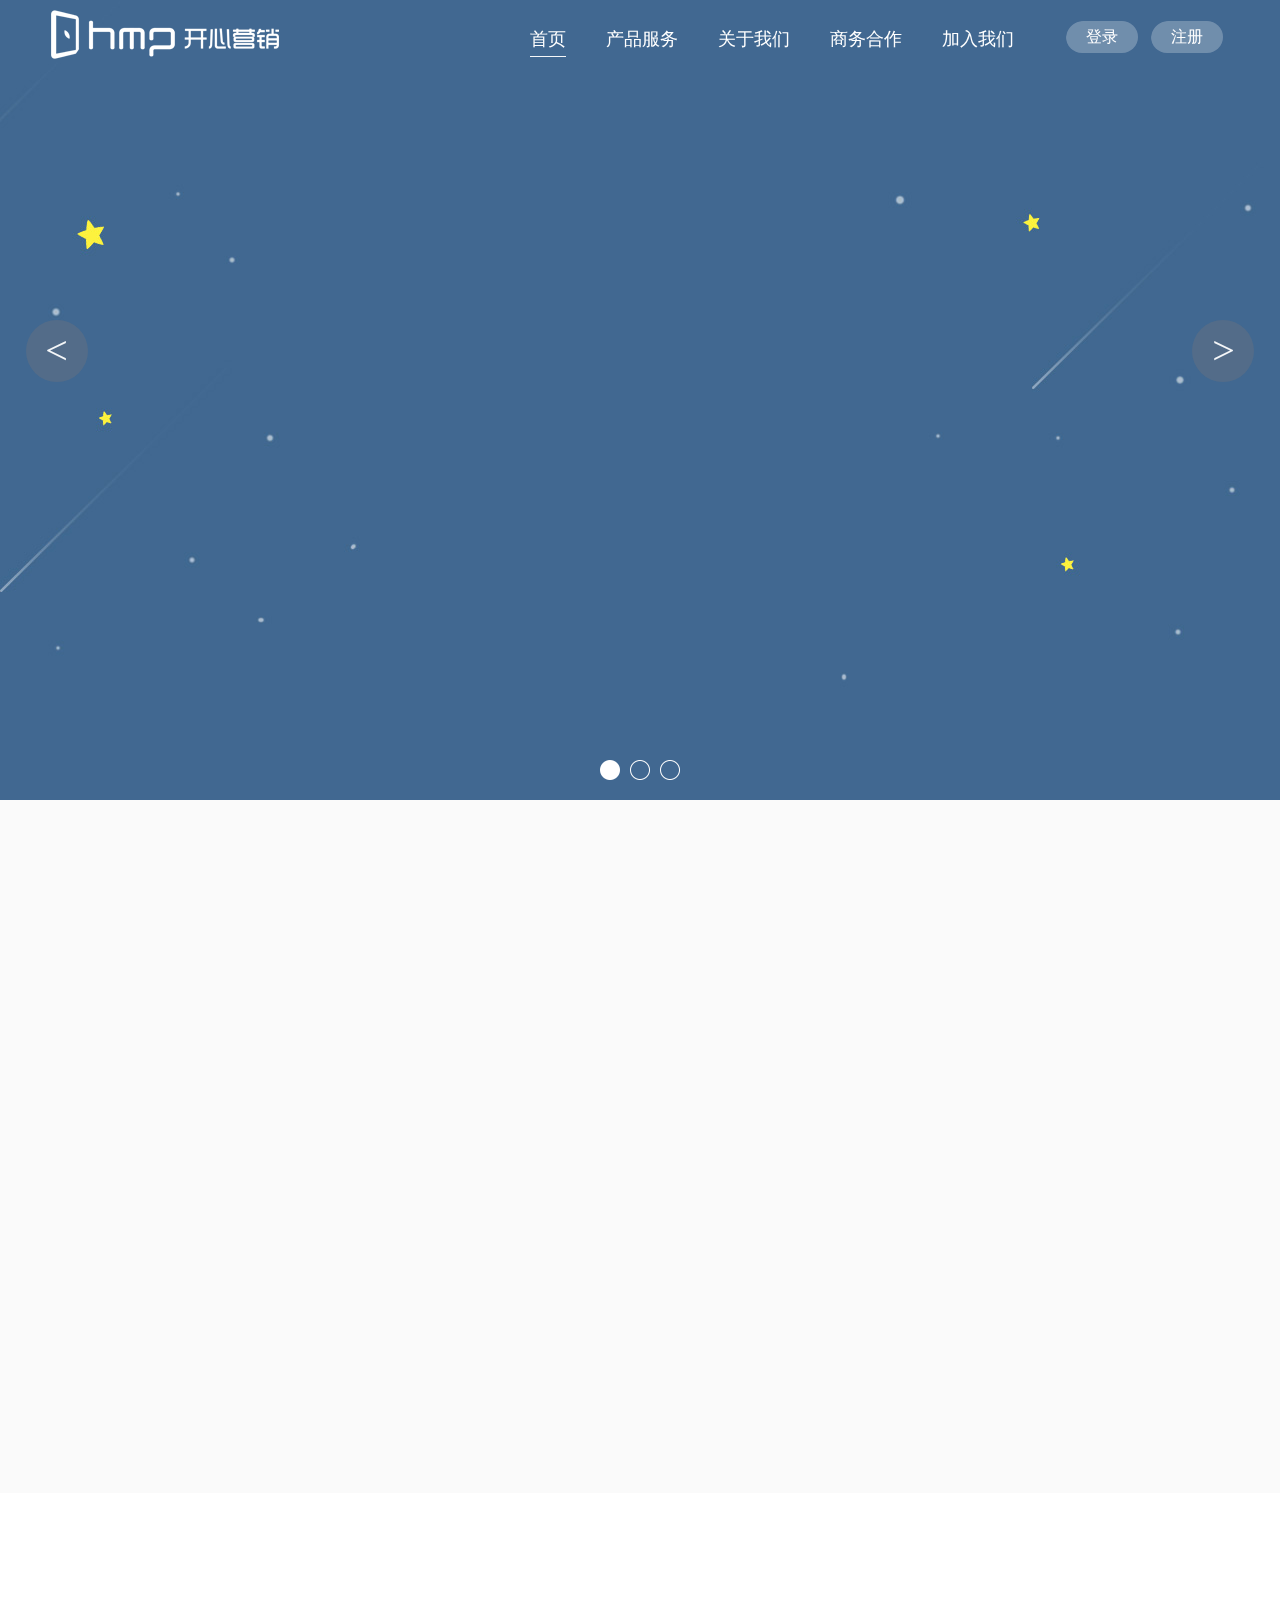
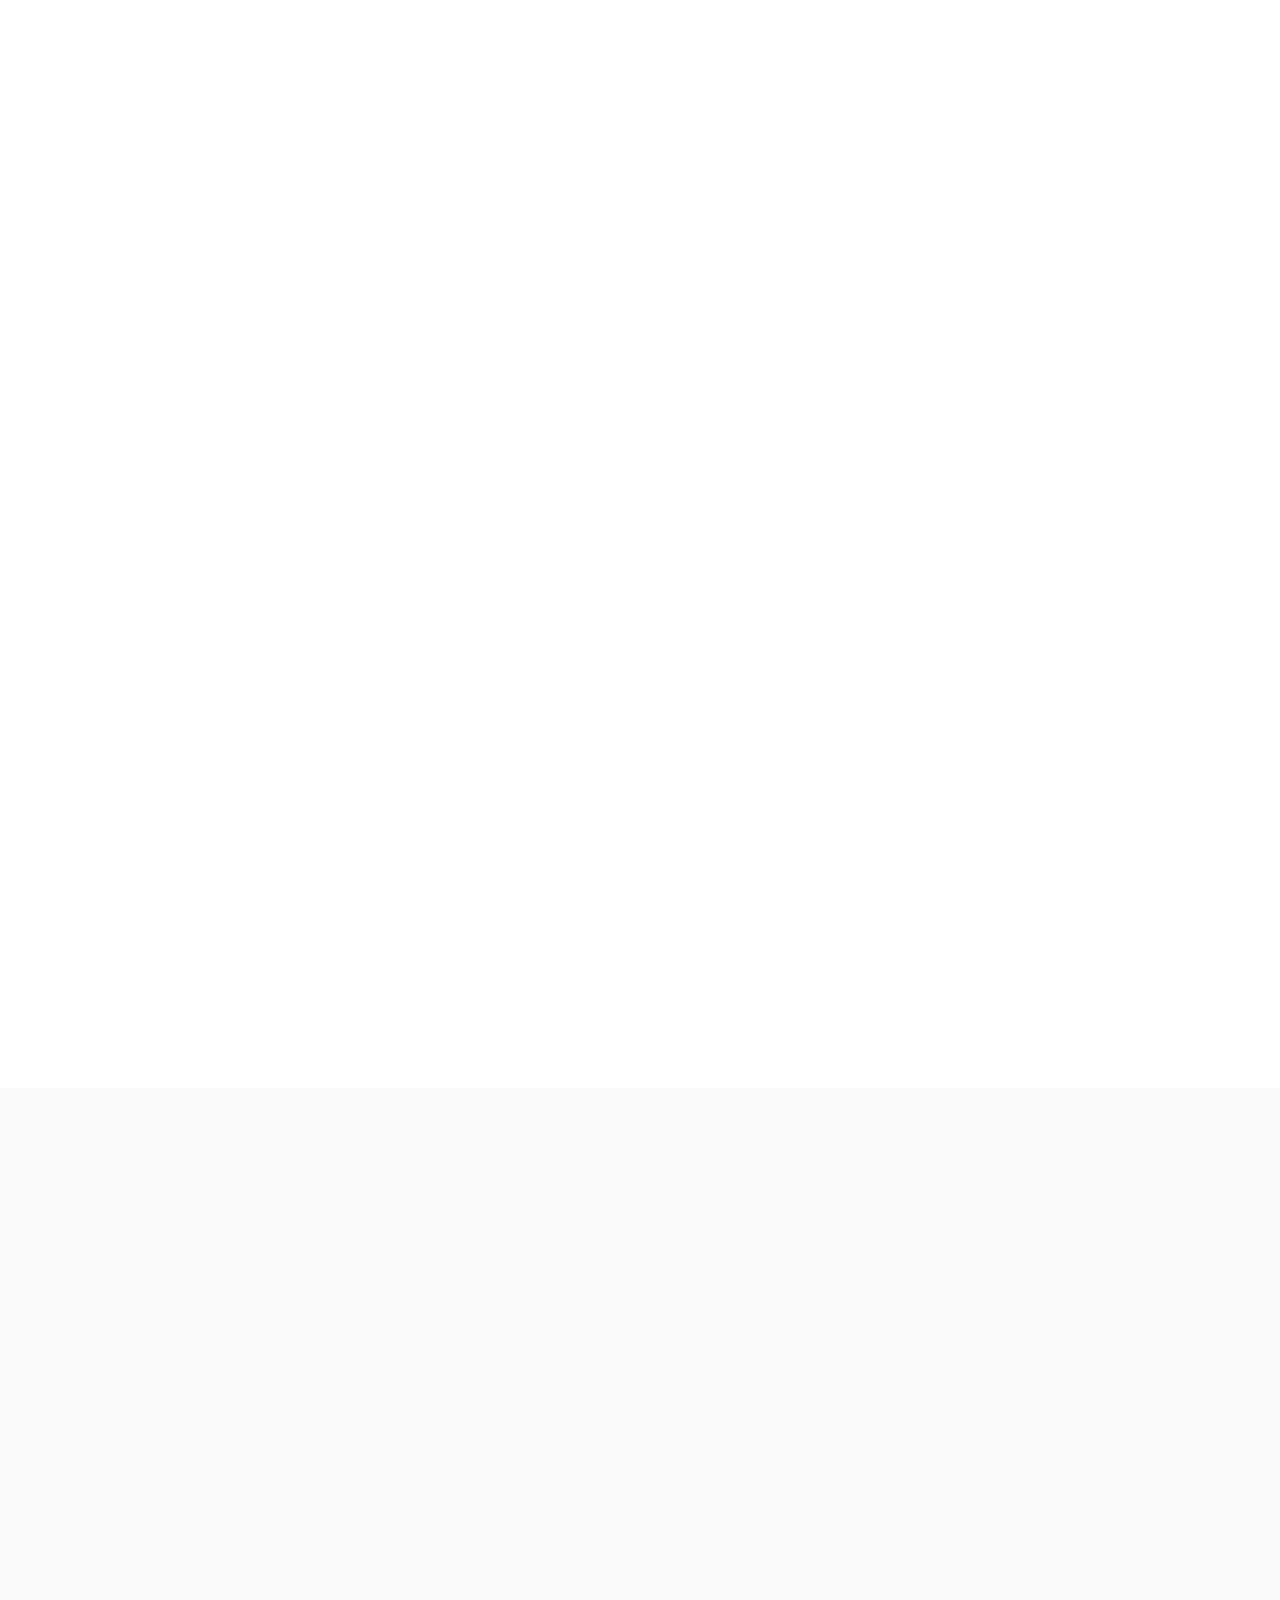
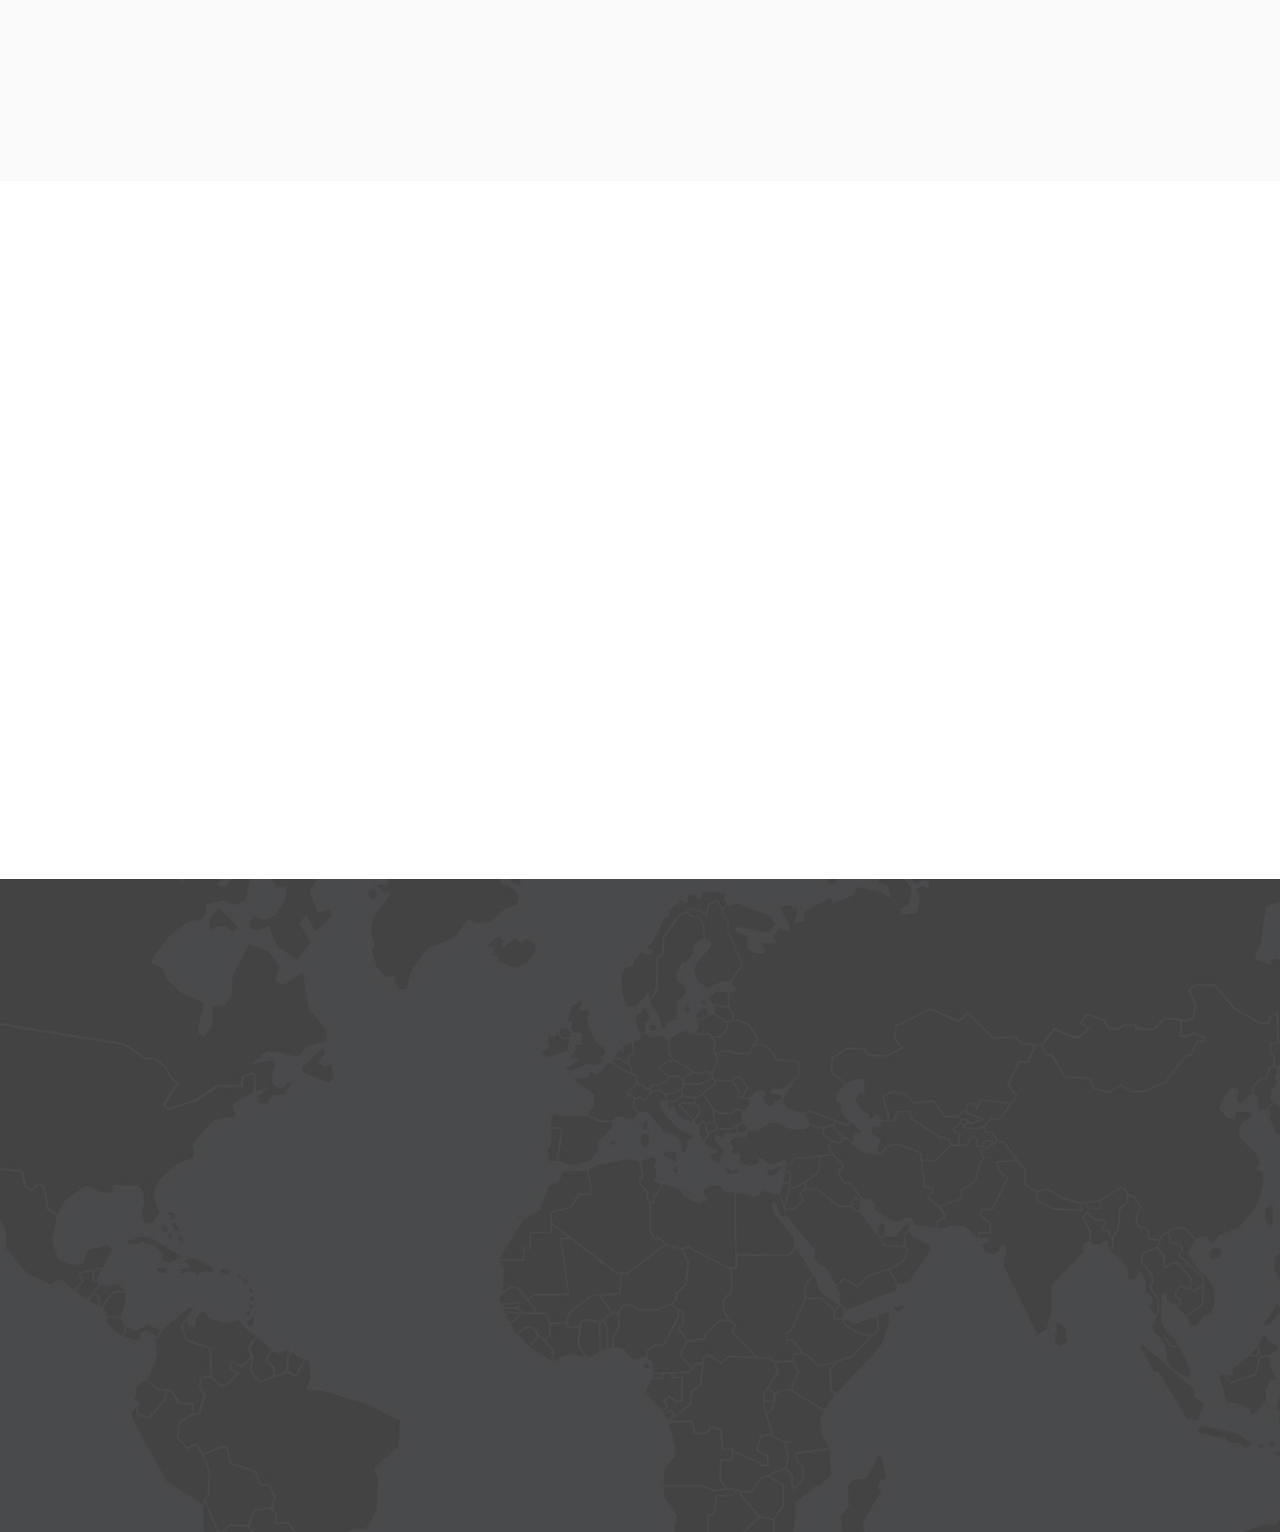
<file: KaiXin/index.html>
<!doctype html>
<html>
<head>
	<meta charset="utf-8">
	<title>前海开心营销官网</title>
	<meta name="keywords" content="开心营销，电子券">
	<meta name="description" content="前海开心营销是国内首家提供电子券的聚合营销平台">
	<meta name="viewport" content="width=device-width,initial-scale=1.0" />
	<link rel="stylesheet" href="css/reset.css">
	<link rel="stylesheet" href="css/guanwang.css">
	<script type="text/javascript" src="js/jquery-1.8.3.min.js"></script>
	<script src="js/guanwang.js"></script>
	<script src="js/all.js"></script>
</head>
<body>
	<div id="header">
		<div class="head">
			<div class="head_cont">
				<img class="logo" src="images/2.png" alt="开心营销LOGO">
				<ul class="dlzc">
					<a href=""><li>登录</li></a>
					<a href=""><li>注册</li></a>
				</ul>
				<ul class="shouye">
					<a href="开心营销官网.html"><li class=" choose">首页</li></a>
					<a href="开心营销官网-产品服务.html"><li>产品服务</li></a>
					<a href="开心营销官网-关于我们.html"><li>关于我们</li></a>
					<a href="开心营销官网-商务合作.html"><li>商务合作</li></a>
					<a href="开心营销官网-加入我们.html"><li>加入我们</li></a>				
				</ul>
			</div>
		</div>
		<div class="out">
			<div class="inner">
				<ul class="content">					
					<li class="bg1">
						<div id="cont1" class="xiugai_bg">
							<div class="cont1_content">
							<div class="zhuang">
								<img class="diqiu" src="images/20.png" alt="地球">
							</div>
								<div class="dianziquan_out">
									<p class="dianziquan">国内首家电子券聚合营销平台</p>
								</div>
								<div class="xiangqing1">
									<p class="lijishiyong">立即使用</p>
									<img class="jiantou1" src="images/21.png" alt="箭头">
								</div>
							</div>		
						</div>
										
					</li>
					<li class="bg2">
						<div id="cont2" class="xiugai_bg">
							<div class="cont2_content">
								<div class="cont2_content_left">
									<div class="computer"></div>
									<div class="photo"></div>	
								</div>
								<div class="cont2_content_right">
									<p class="toufang">实时查询营销投放效果</p>
									<p class="tuandui">开心团队，使用先进云端技术使用户可同步在PC和移动端查询投放效果</p>
									<div class="xiangqing">
										<p class="lijishiyong1">立即使用</p>
										<img class="jiantou2" src="images/18.png" alt="箭头">
									</div>
								</div>								
							</div>		
						</div>
										
					</li>
					<li class="bg3">
						<div id="cont3" class="xiugai_bg">
							<div class="cont3_content">
								<div class="cont3_left">
									<p class="kaixinyx">我用开心营销</p>
									<p class="yingjia">营销效果增长35%，我从不为营销担忧。把营销交给开心团队管理，做业绩的赢家。</p>
									<div class="xiangqing3">
										<p class="lijishiyong3">立即使用</p>
										<img class="jiantou3" src="images/18.png" alt="箭头">
									</div>
								</div>
								<div class="banner3">
									<img class="banner3_tu" src="images/22.png" alt="">
								</div>
							</div>		
						</div>
										
					</li>					
				</ul>
			</div>
			<div class="headleft"> < </div>
			<div class="headright"> > </div>
			<ul class="number">
				<li class="number_li_red"></li>
				<li></li>
				<li></li>
			</ul>
		</div>
	</div>
	<div id="content">
		<div class="ceng1">
			<div class="setion">
				<div class="guanyukaixin"><h1 class="title aboutus1">关于开心营销</h1></div>
				<div class="aboutus"><h4 class="lititle aboutus2">ABOUT US</h4></div>
				<div class="setion1p">
					<p class="aboutusp p1">随着移动互联网的蓬勃发展，机遇与挑战同时存在，在激烈的竞争中，如何获得更多的用户，提高用户粘度，增加用户人均消费成为了各类平台的战略目标。为此，开心营销开发出了营销集成平台系统，用户可一站式生成各种营销策略方案，无需费心费力去研究营销工具，可以更好的专注于产品功能本身，助你先人一步夺取商机......</p>
					<img class="aboutusimg" src="images/2.jpg" alt="电脑曲线图">
				</div>						
				<a href="javascript:;">
					<div class="more_out">
						<div class="more">
							<p class="gengduo">了解更多</p>
							<img class="jiantou" src="images/15.jpg" alt="箭头">
						</div>
					</div>
				</a>				
			</div>

		</div>
		<div class="ceng2">
			<div class="setion">
				<div class="guanyukaixin"><h1 class="title aboutus1">精准强大的推广效果</h1></div>
				<div class="aboutus"><h4 class="lititle aboutus2">AMAZING</h4></div>
				<div class="miaoshu_out"><p class="miaoshu">通过SDK将推广的页面链接推送到海量APP内，并通过内容及激励吸引APP用户将其转发到朋友圈，从而产生口碑传播和裂变式推广的效果。</p></div>
				<div class="tuceng">
				<img class="tuceng1" src="images/14.png" alt="">
				<img class="tuceng2" src="images/15.png" alt="">
				<img class="tuceng3" src="images/11.png" alt="">
				<img class="tuceng4" src="images/12.png" alt="">
				<img class="tuceng5" src="images/13.png" alt="">
					<!-- <li></li>
					<li></li>
					<li></li>
					<li></li>
					<li></li> -->
				</div>
				<a href="javascript:;">
				<div class="more_out">
					<div class="more">
						<p class="gengduo">了解更多</p>
						<img class="jiantou" src="images/15.jpg" alt="箭头">
					</div>
				</div>
				</a>
			</div>			
		</div>
		<div class="ceng3">
			<div class="setion">
				<div class="guanyukaixin"><h1 class="title">优势服务</h1></div>
				<div class="aboutus"><h4 class="lititle">SERVICE</h4></div>
				<ul class="fuwu">
					<li class="pingtai" style="left:0px;">
						<img src="images/4.jpg" alt="商家平台">
						<h2>商家平台</h2>
						<p>强大的后台功能，营销方案随性定制，多种活动模板，详尽的数据报表。</p>
					</li>
					<li class="chuangbo" style="left:295px;">
						<img src="images/5.jpg" alt="品牌传播">
						<h2>品牌传播</h2>
						<p>丰富的媒介资源、各领域的意见领袖，为各行业广告主提供充足而精准的品牌传播渠道。</p>
					</li>
					<li class="liebian" style="right:295px;">
						<img src="images/6.jpg" alt="分享裂变">
						<h2>分享裂变</h2>
						<p>主动分享改变了传统向单层的传播模式，为推广信息带来多层的裂变式传播。</p>
					</li>
					<li class="caipiao" style="right:0px;">
						<img src="images/7.jpg" alt="独家彩票">
						<h2>独家彩票</h2>
						<p>独家提供彩票电子券，成本低，参与度高，传播性强，引爆营销方案传播点。</p>
					</li>
				</ul>
			</div>
		</div>
		<div class="ceng4">
			<div class="setion">
				<div class="guanyukaixin"><h1 class="title">战略合作</h1></div>
				<div class="aboutus"><h4 class="lititle">COOPERATION</h4></div>
				<div class="miaoshu_out">	<p class="miaoshu">开心营销不断整合行业优势资源，而以下优秀公司，相继成为开心营销的战略合作伙伴。</p>
				</div>
				<div class="shangbiao_out">
					<div class="shangbiao">
						<div class="btleft">  </div>
						<div class="btright">  </div>
						<div class="sbout">										
							<div class="sbinner">	
								<div class="sbcontent">											
									<div class="sbcont1">
										<img src="images/8.jpg" alt="">
										<img src="images/9.jpg" alt="">
										<img src="images/10.jpg" alt="">
										<img src="images/11.jpg" alt="">
									</div>	
									<div class="sbcont1">
										<img src="images/11.jpg" alt="">
										<img src="images/9.jpg" alt="">
										<img src="images/10.jpg" alt="">
										<img src="images/8.jpg" alt="">
									</div>										
								</div>						
							</div>
						</div>
					</div>
				</div>						
			</div>
		</div>
	</div>
	<div id="footer">
		<div class="footer_ditu">
			<div class="footer_content">
				<div class="guanyukaixin"><h1 class="lianxi">联系我们</h1></div>
				<div class="aboutus"><h4 class="lxyw">CONTACT</h4></div>
				<div class="adress">
					<ul class="adress_left">
						<h2>开心营销信息科技有限责任公司</h2>
						<li>深圳地址:<span>深圳市南山区龙珠大道桃源村92栋群楼一层108号</span></li>
						<li>北京地址：<span>北京市朝阳区北苑路甲13号北辰首座B座15A05A</span></li>
						<li>上海地址：<span>上海市徐汇区田林路418号D座101室</span></li>
						<li>电话：<span>0755-88866938/88866948</span></li>
						<li>手机：<span>13811334772/18611811021</span></li>
						<li>邮箱：<span>marketing@77cai.com</span></li>
					</ul>
					<ul class="adress_right">
						<li class="weixin">
							<img class="weixinbo" src="images/4.png" alt="微信">
							<h4>开心豆官方微信</h4>
							<img class="erweima" src="images/wx.jpg" alt="微信二维码">
						</li>
						<li class="weibo">
							<img class="weixinbo" src="images/5.png" alt="微博">
							<h4>开心豆官方微博</h4>
							<img class="erweima" src="images/wb.jpg" alt="微博二维码">
						</li>
					</ul>
				</div>
				<p class="gsbeizhu">COPYRIGHT (C) 2015 开心营销 前海开心营销（深圳）信息科技有限责任公司 版权所有 粤ICP备15077680号-1</p>
			</div>
		</div>
	</div>
</body>
</html>
</file>
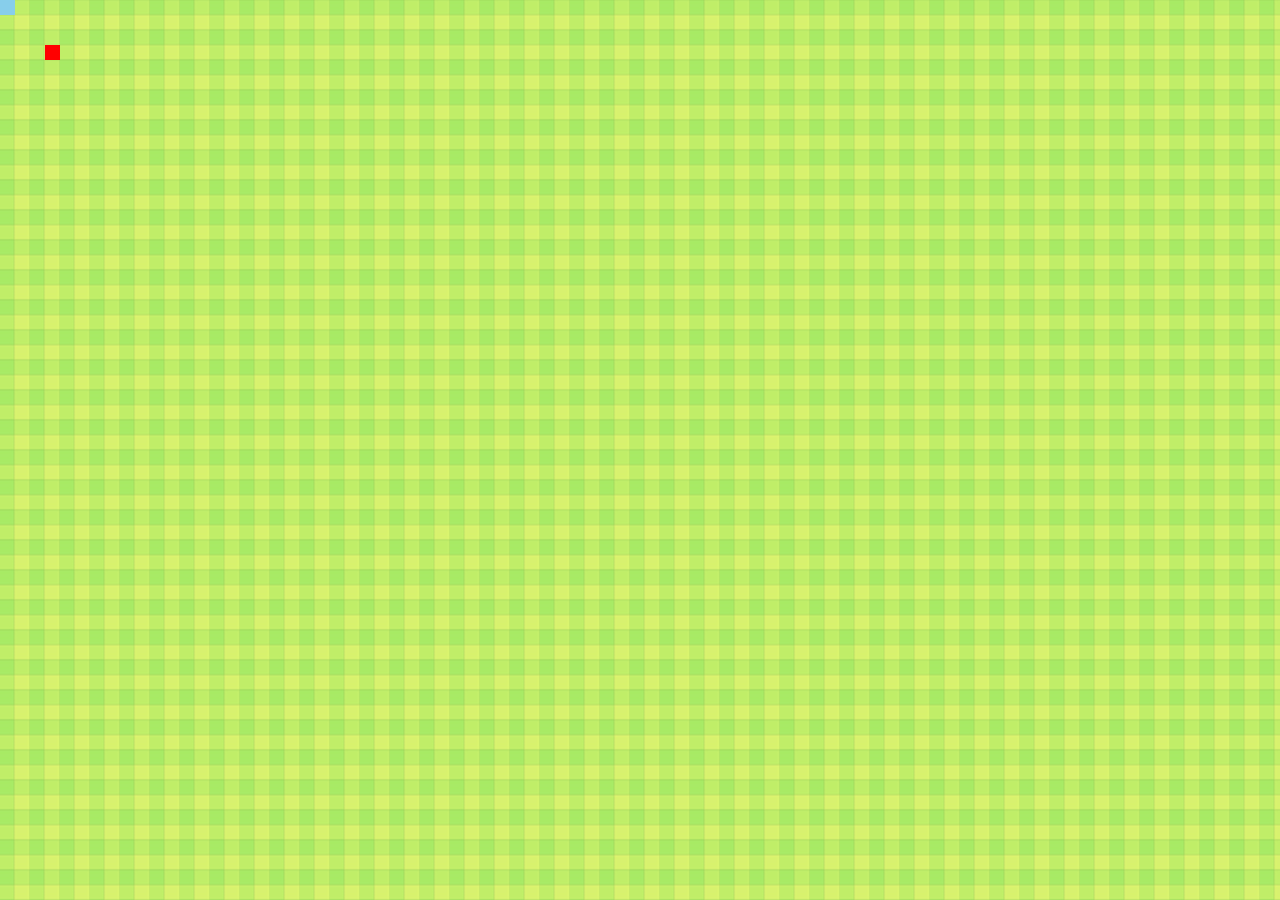
<file: TanChiShe/index.html>
<!DOCTYPE html>
<html lang="en">
<head>
<meta charset="UTF-8" />
<title>贪吃蛇</title>
<style type="text/css">
*{margin:0;padding:0;}
body{background: url(bg.png)0 0;}
div{width: 15px;height: 15px;background:#ccc;position:absolute;}
#snake{background:skyblue;left:0;top:0;}
#food{width: 15px;height: 15px;background:red;position:absolute;left:45px;top:45px;}
</style>
</head>
<body>
    <div id="snake"></div>
    <!-- <div></div> -->
    <p id="food"></p>
</body>
<script type="text/javascript">
var snake = document.getElementById('snake');
var food = document.getElementById('food');
var divs = document.getElementsByTagName('div');
//页面的大小
var ww = document.documentElement.clientWidth;
var hh = document.documentElement.clientHeight;
//每个小格
var box = 15;
//l-x轴变化 t-y轴变化(蛇)
var l = 0;
var t = 0;
//游戏状态(false-未开始 true-已开始)
var moveBol = false;
//蛇运动
document.onkeydown = function(ev){
    var event = ev||window.event;
    //当前按下键的键码值
    switch(event.keyCode){
        //左
        //判断状态为开始，并且l或者t每次为0才能赋值
        case 37:if(moveBol == false&&l == 0){
             l=-box;t=0;
        }
        break;
        //上
        case 38:if(moveBol == false&&t == 0){
             t=-box;l=0;
         }
        break;
        //右
        case 39:if(moveBol == false&&l == 0){
             l=box;t=0;
         }
        break;
        //下
        case 40:if(moveBol == false&&t == 0){
            t=box;l=0;
        }
        break;
    }
    moveBol = true;
}
//游戏开始
    var time = setInterval(function(){
            eatFood();
            //无需判断moveBol，直接运行计时器
             //蛇身体定位赋值
            for (var i = divs.length-1; i>0 ;i--){
                divs[i].style.left = divs[i-1].offsetLeft + "px";
                divs[i].style.top = divs[i-1].offsetTop + "px";
            };
            //蛇头定位赋值
            snake.style.left = snake.offsetLeft + l +"px";
            snake.style.top = snake.offsetTop + t +"px";
            
            //临界值判断
            if(snake.offsetLeft<0 || snake.offsetLeft>ww-box || snake.offsetTop<0 ||snake.offsetTop>hh-box){
                clearInterval(time);
                alert("Game Over!");
            }
            boom();
            //计时器每次运行后moveBol为false,能够按键
            moveBol = false;
    },200);

document.onclick = function(){
    Foodrnd();
}
//食物的定位
function Foodrnd(){
    //食物的位置
    var rndL = Math.floor(Math.random()*(ww/box));
    var rndT = Math.floor(Math.random()*(hh/box));
    
    /*if(snake.offsetLeft == food.offsetLeft && snake.offsetTop == food.offsetTop){
    }*/
    //判断不能和蛇的定位相同
    for (var i = 0; i < divs.length; i++) {
        if(divs[i].offsetLeft == food.offsetLeft && divs[i].offsetTop == food.offsetTop){
            Foodrnd();
        }else{
            //赋值
            console.log(rndL*box);
            food.style.left = rndL*box + "px";
            food.style.top = rndT*box + "px";
        }
    };
    
}
//蛇身体创建插入
function cBody(){
    //创建
    var div = document.createElement("div");
    //插入
    document.body.appendChild(div);
}
//蛇的身体碰撞
function boom(){
    //至少5个div才会碰撞
    for (var i = 4; i < divs.length; i++) {
        if(snake.offsetLeft == divs[i].offsetLeft && snake.offsetTop == divs[i].offsetTop){
            alert("Game Over!");
            clearInterval(time);
        }
    };
}
//蛇头碰撞食物
function eatFood(){
    //获取蛇头四条边到窗口的距离
    var l1 = snake.offsetLeft+l;
    // var r1 = l1+snake.offsetWidth;
    var t1 = snake.offsetTop+t;
    // var b1 = t1+snake.offsetHeight;

    //获取食物四条边到窗口的距离
    var l2 = food.offsetLeft;
    // var r2 = l2+food.offsetWidth;
    var t2 = food.offsetTop;
    // var b2 = t2+food.offsetHeight;

    //判断碰撞
    if(l1==l2&&t1==t2){
        Foodrnd();
        cBody();
    }
}





</script>
</html>
</file>
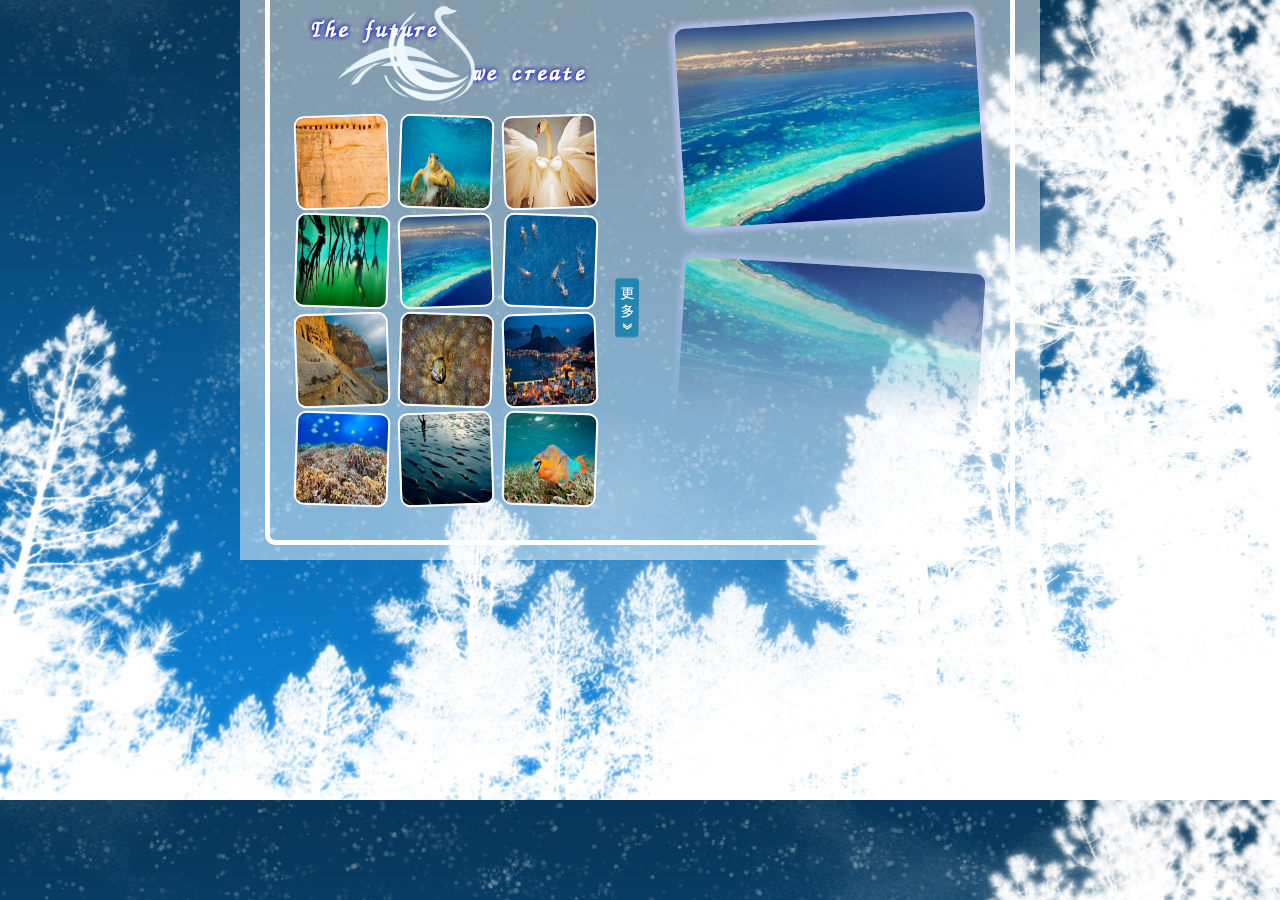
<file: TianE/index.html>
<!DOCTYPE html>
<html>
	<head>
		<meta charset="utf-8" />
		<title></title>
		<link rel="stylesheet" type="text/css" href="css/reset.css"/>
		<link rel="stylesheet" type="text/css" href="css/new_file.css"/>
	</head>
	<body>
		<div class="box">
			<div class="b-k">
				<div class="logo ">
			</div>
			<div class="pt2">
				<img src="img/lgl.jpg"/>
				</div>
				
				<div class="img">
					<img src="img/jhc.jpg"/>
					<img src="img/ygj.jpg" alt="" />
					<img src="img/zzc.jpg" alt="" />
					<img src="img/dhj.jpg" alt="" />
					<img src="img/lgl.jpg" alt="" />
					<img src="img/lp.jpg" alt="" />
					<img src="img/lsy.jpg" alt="" />
					<img src="img/ldx.jpg" alt="" />
					<img src="img/hh.jpg" alt="" />
					<img src="img/yhl.jpg"/>
					<img src="img/lk.jpg"/>
					<img src="img/zz.jpg"/>
					<a href=""></a>
				</div>
				<div class="pt2 pt3">
				</div>
			</div>
			
		</div>
	</body>
</html>
</file>
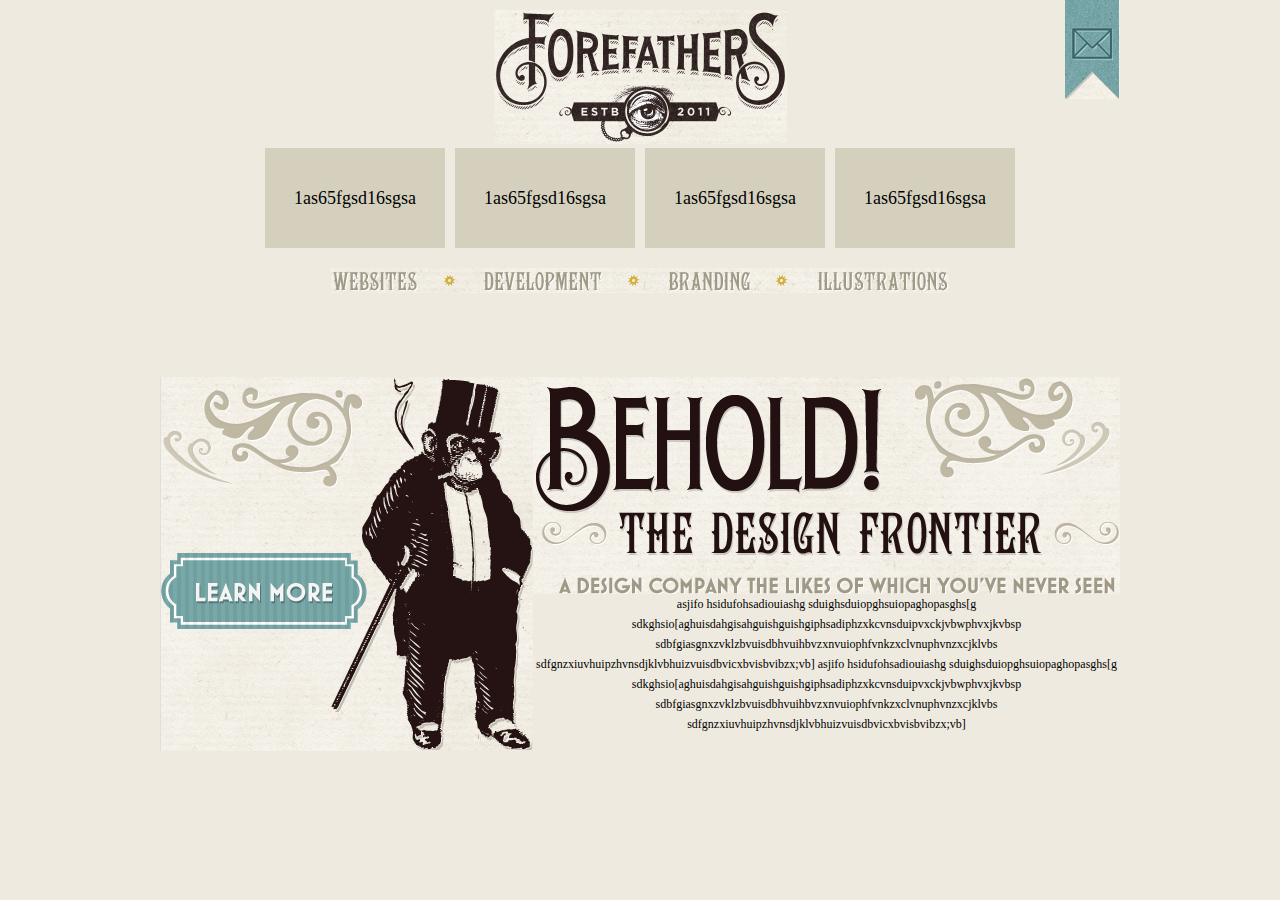
<file: XiangYingShi/index.html>
<!DOCTYPE html>
<html>
	<head>
		<meta charset="utf-8" />
	
		<title>响应式布局</title>
		
		<link rel="stylesheet" type="text/css" href="css/reset.css"/>


		<link rel="stylesheet" type="text/css" media="screen and (min-width:1024px) " href="css/css1.css"/>
		<link rel="stylesheet" type="text/css" media="screen  and (min-width:680px) and (max-width:1024px)" href="css/css2.css"/>
		<link rel="stylesheet" type="text/css" media="screen and (min-width:500px) and (max-width:680px) "href="css/css3.css"/>
		<link rel="stylesheet" type="text/css" media="screen and (min-width:0px)  and (max-width:500px) "href="css/css4.css"/>
		
		
	</head>
	<body>
		<div class="top"> <img src="img/bg01.png"/> <a href=""><img src="img/bg03.png" class="r"/></a></div>
		<div class="button">
			<a href="">1as65fgsd16sgsa</a>
			<a href="">1as65fgsd16sgsa</a>
			<a href="">1as65fgsd16sgsa</a>
			<a href="">1as65fgsd16sgsa</a>
		</div>
		<div class="">
			<img src="img/bg04.png" class="tp3"/>
			
		</div>
		<div class="content">
			
			<img src="img/bg06.png" class="tp1"/>
			<img src="img/bg05.png" class="tp2"/>
			<p>asjifo hsidufohsadiouiashg
			sduighsduiopghsuiopaghopasghs[g
			sdkghsio[aghuisdahgisahguishguishgiphsadiphzxkcvnsduipvxckjvbwphvxjkvbsp
			sdbfgiasgnxzvklzbvuisdbhvuihbvzxnvuiophfvnkzxclvnuphvnzxcjklvbs
			sdfgnzxiuvhuipzhvnsdjklvbhuizvuisdbvicxbvisbvibzx;vb]
			asjifo hsidufohsadiouiashg
			sduighsduiopghsuiopaghopasghs[g
			sdkghsio[aghuisdahgisahguishguishgiphsadiphzxkcvnsduipvxckjvbwphvxjkvbsp
			sdbfgiasgnxzvklzbvuisdbhvuihbvzxnvuiophfvnkzxclvnuphvnzxcjklvbs
			sdfgnzxiuvhuipzhvnsdjklvbhuizvuisdbvicxbvisbvibzx;vb]</p>
		</div>
		<div class="footer">
			
		</div>
	</body>
</html>
</file>
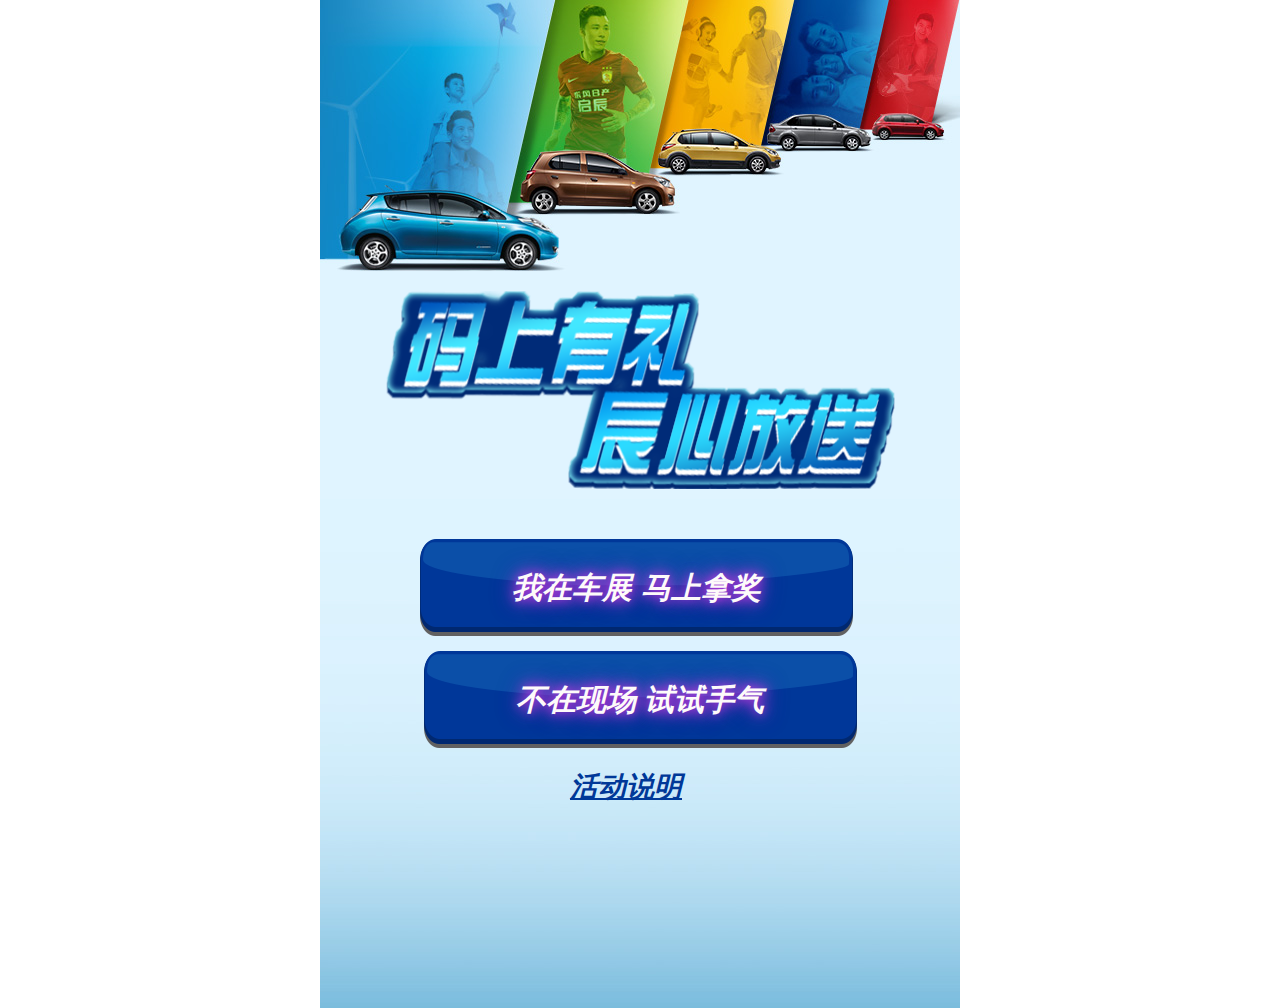
<file: ChenZhan/qichen.html>
<!doctype html>
<html lang="en">
<head>
<meta charset="UTF-8">
<title>Document</title>
<link rel="stylesheet" href="reset.css">
<style>
body{z-index: 5;}
.qichen{background: url(images/bg01.jpg);margin: 0 auto;width:640px;height: 1008px;overflow: hidden;position: relative;}
.qc_top{
	width: 640px;height: 271px;
	background: url(images/bg02.jpg);
}
.qc_gg{
	width: 509px;height: 198px;
	background: url(images/msyl.png);
	margin: 20px auto;
}
#qc_con1,#qc_con2{
	width: 433px;height: 97px;
	background: url(images/btn01.png);
}
#qc_con1{margin-top: 50px;margin-left:100px;}
#qc_con2{margin: 15px auto;}
.ipt{width: 433px;height: 97px;cursor:pointer;border-radius: 25px;background: transparent;border: none;font-size:30px;line-height: 97px;color:#FDFAFA;font-weight:900;font-style: italic;
	text-shadow:0px 0px 10px rgba(182,57,220,0.8),
	0px 0px 15px rgba(182,57,220,0.7),
	0px 0px 20px rgba(182,57,220,0.6),
	0px 0px 25px rgba(182,57,220,0.5);
}
#qc_footer{margin-left: 250px;margin-top: 20px;}
#qc_footer a{color:#003898;font-size:28px;font-weight:900;text-align: center;font-style: italic;text-decoration: underline;}
#hd{height: 556px;width:460px;
	border-radius: 25px 25px 25px 25px;
	border: 6px solid #012670;
	position: absolute;
	top: 230px;
	left: 85px;
	background: #FFFFFF;
	display: none;
	z-index: 20;
}
#mask{
	width: 100%;height: 100%;background: #000;opacity: 0.5;filter:alpha(opacity=50);position: absolute;left: 0;top: 0;display: none;
}
.sm{width:392px;height: 480px;padding-left: 25px;padding-top: 35px;}
.sm h2{font-size: 22px;color: #1E326C;font-weight: 900;margin-bottom: 20px;}
.sm p{font-size: 20px;color: #767676;font-weight: bold;text-indent: 40px;}
#ms{width: 320px;height: 72px;
	background: url(images/btn01.png);
	background-size:contain;
	margin: 20px auto;
}
#ms a,#div1 a,#div2 a{width:320px;height: 72px;cursor:pointer;border-radius: 25px;background: transparent;border: none;font-size:30px;line-height: 72px;color:#FDFAFA;font-weight:900;font-style: italic;
	text-shadow:0px 0px 10px rgba(182,57,220,0.8),
	0px 0px 15px rgba(182,57,220,0.7),
	0px 0px 20px rgba(182,57,220,0.6),
	0px 0px 25px rgba(182,57,220,0.5);
}
#ms a{padding-left: 95px;}
#div1 a{padding-left:130px;}
#div2 a{padding-left:95px;}
#qr{width: 446px;height: 402px;border: 6px solid #002871;
	border-radius: 25px 25px 25px 25px;
	background: #fff;
	position: absolute;
	top: 240px;
	left: 85px;
	display: none;
}
#qr .div{font-size: 28px;color: #04266E;font-weight:900;padding-left: 30px;margin: 30px auto;}
.div .d1{text-indent: 28px;margin-bottom: 20px;}
.div .d2{text-indent: 84px;margin-bottom: 20px;}
#div1,#div2{width: 320px;height: 72px;
	background: url(images/btn01.png);
	background-size:contain;
	margin: 20px auto;}
</style>
</head>
<body>
	<div class="qichen">
		<div id="mask"></div>
		<div class="qc_top"></div>
		<div class="qc_gg"></div>
		<div id="qc_con1">
			<input type="button" value="我在车展 马上拿奖" class="ipt">
		</div>
		<div id="qc_con2">
			<a href="qichen22.html"><input type="button" value="不在现场 试试手气" class="ipt"></a>
		</div>
		<div id="qc_footer">
			<a href="javascript:;" target="_self">活动说明</a>
		</div>
		<div id="hd">
			<div class="sm">
				<h2>活动说明</h2>
				<p>抽奖活动哪家强，东风日产看启辰，抽奖活动哪家强，东风日产看启辰，抽奖活动哪家强，东风日产看启辰，抽奖活动哪家强，东风日产看启辰，抽奖活动哪家强，东风日产看启辰，抽奖活动哪家强;</p>
				<p>抽奖活动哪家强，东风日产看启辰，抽奖活动哪家强，东风日产看启辰，抽奖活动哪家强，东风日产看启辰，抽奖活动哪家强，东风日产看启;</p>
				<p>心动了吗，那就马上行动！</p>
				<p>参与车展现场抽奖活动，参与车展现场抽奖活动，参与车展现场抽奖活动，参与车展现场抽奖活动，参与车展现场抽奖活动，参与车展现场抽奖活动，参与车展现场抽奖活动</p>
				<div id="ms">
					<a href="javascript:;">马上抽奖</a>
				</div>
			</div>
		</div>
		<div id="qr">
			<div class="div">
				<div class="d1">请确认你是否在车展现场，</div>
				<div class="d2">以免无法兑奖，</div>
				<div>不在车展现场还可抽取话费哦！</div>
			</div>
			<div id="div1">
				<a href="qichen2.html" target="_self">确认</a>
			</div>
			<div id="div2">
				<a href="javascript:;">重新选择</a>
			</div>
		</div>
	</div>
</body>
<script>
window.onload=function(){
	var mask=document.getElementById('mask')
	var con1=document.getElementById('qc_con1');
	var ipt1=con1.getElementsByTagName('input')[0];
	var con2=document.getElementById('qc_con2');
	var ipt2=con2.getElementsByTagName('input')[0];
	var qc_footer=document.getElementById('qc_footer');
	var a=qc_footer.getElementsByTagName('a')[0];
	var hd=document.getElementById('hd');
	var ms=document.getElementById('ms');
	var aa=ms.getElementsByTagName('a')[0];
	var div2=document.getElementById('div2');
	var aaa=div2.getElementsByTagName('a')[0];
	a.onclick=function(){
		mask.style.display="block";
		hd.style.display="block";
	}
	aa.onclick=function(){
		mask.style.display="none";
		hd.style.display="none";
	}
	ipt1.onclick=function(){
		mask.style.display="block";
		qr.style.display="block";
	}
	aaa.onclick=function(){
		mask.style.display="none";
		qr.style.display="none";
	}
}
</script>
</html>
</file>
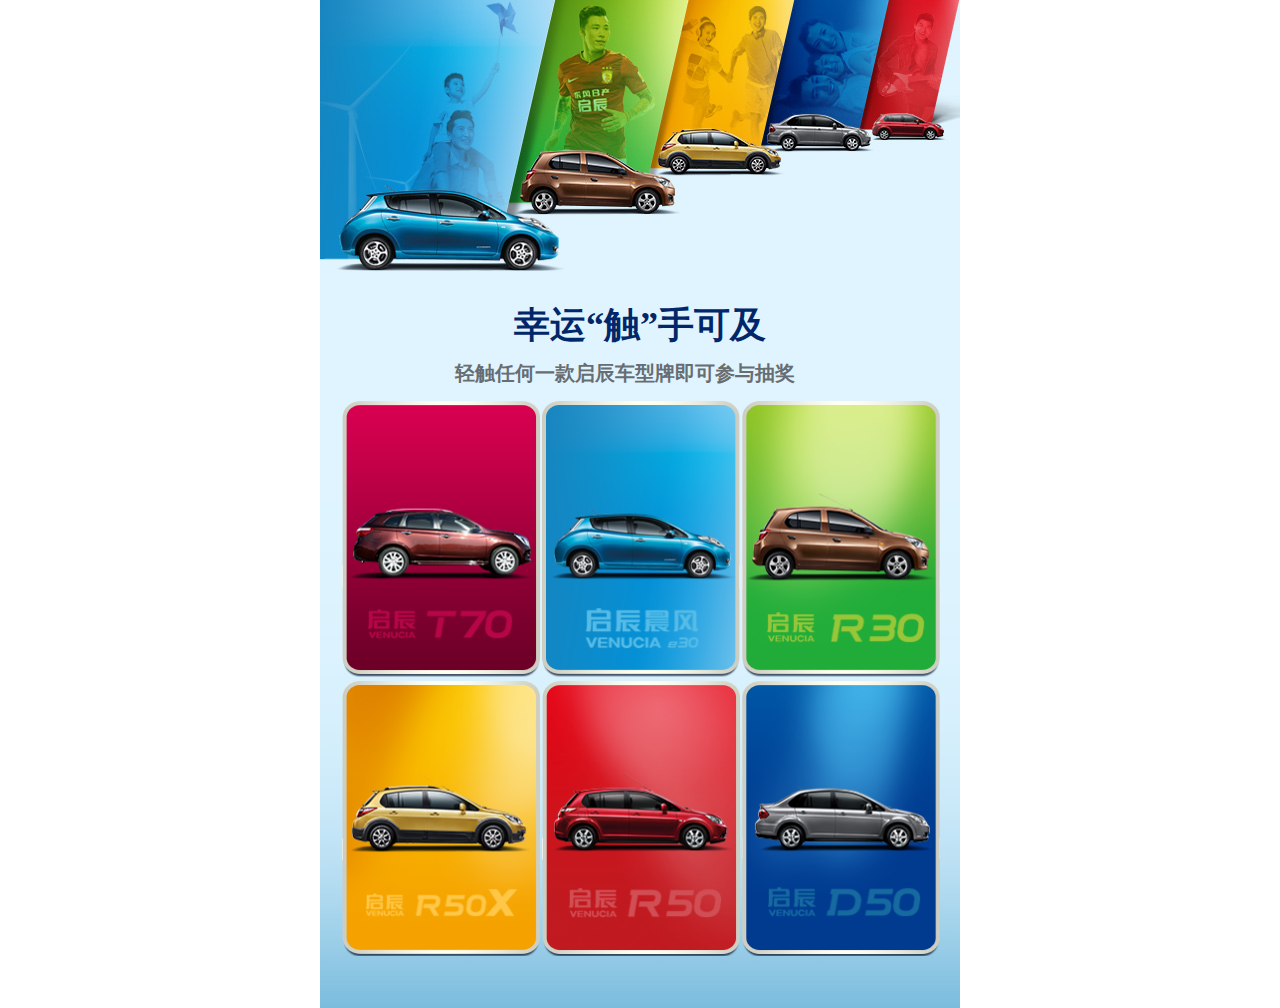
<file: ChenZhan/qichen2.html>
<!doctype html>
<html lang="en">
<head>
<meta charset="UTF-8">
<title>Document</title>
<link rel="stylesheet" href="reset.css">
<style>
	.qichen{background: url(images/bg01.jpg);margin: 0 auto;width:640px;height: 1008px;}
	.qc_top{
	width: 640px;height: 271px;
	background: url(images/bg02.jpg);
	}
	.qc_m{
	width: 370px;height: 70px;margin: 30px auto;
	}
	.m1{font-size: 36px;color: #00276A;text-align: center;font-weight: 900;margin-bottom: 10px;}
	.m2{font-size: 20px;color: #676D71;font-weight: 900;}
	#che{width: 600px;height: 555px;margin: 0 auto;overflow: hidden;}
	a{float: left;margin-left: 2px;}
	#che img{width:198px;height: 276px;}
</style>
</head>
<body>
	<div class="qichen">
		<div class="qc_top"></div>
		<div class="qc_m">
			<div class="m1">幸运“触”手可及</div>
			<div class="m2">轻触任何一款启辰车型牌即可参与抽奖</div>
		</div>
		<div id="che">
			<a href="javascript:;"><img src="images/qc_01.png" alt=""></a>
			<a href=""><img src="images/qc_02.png" alt=""></a>
			<a href=""><img src="images/qc_03.png" alt=""></a>
			<a href=""><img src="images/qc_04.png" alt=""></a>
			<a href=""><img src="images/qc_05.png" alt=""></a>
			<a href=""><img src="images/qc_06.png" alt=""></a>
		</div>
	</div>
</body>
<script>
function getCookie(key){
	var arr=document.cookie.split('; ');
	for (var i = 0; i < arr.length; i++) {
		var arr1=arr[i].split('=');
		if(arr1[0]==key){
			return arr1[1];
		}
	};
	return false;
}
function setCookie(key,value,days){
	var dates=new Date();
	dates.setDate(dates.getDate()+days);
	document.cookie=key+'='+value+'; expires='+dates;
}
function removeCookie(key){
	setCookie(key,'22',-1);
}
var che=document.getElementById('che');
var as=che.getElementsByTagName('a');
for (var i = 0; i < as.length; i++) {
	as[i].onclick=function(){
		var rd=Math.ceil(Math.random()*10);
		if(getCookie('kun')){
			window.open('qichen33.html');
		}else if(rd==10){
			window.open("qichen4.html");
			setCookie('kun','123',1);
		}else{
			window.open("qichen3.html");
			setCookie('kun','123',1);
		}
	}
};
</script>
</html>
</file>
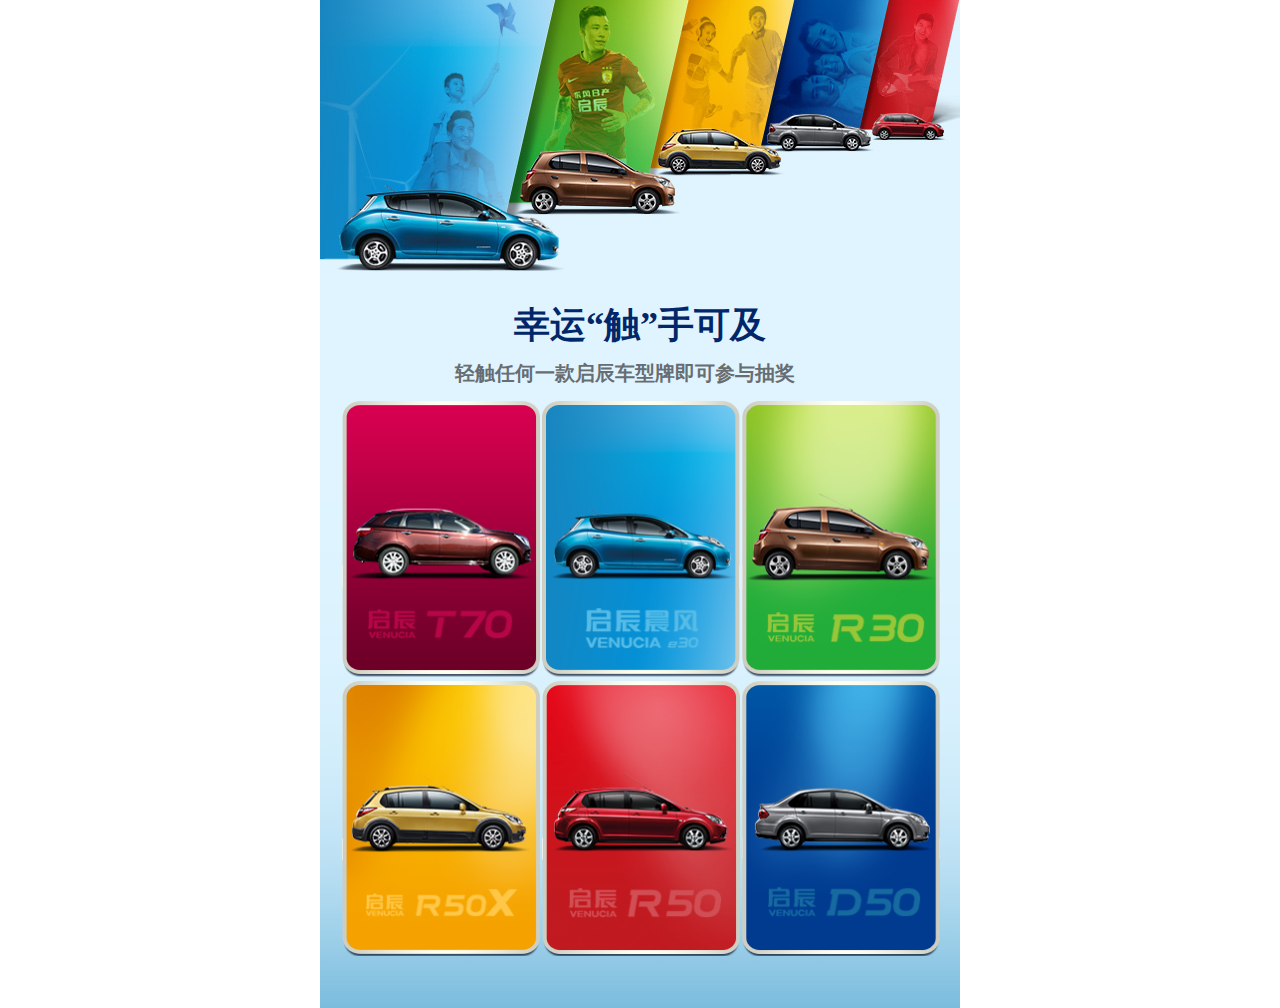
<file: ChenZhan/qichen22.html>
<!doctype html>
<html lang="en">
<head>
<meta charset="UTF-8">
<title>Document</title>
<link rel="stylesheet" href="reset.css">
<style>
	.qichen{background: url(images/bg01.jpg);margin: 0 auto;width:640px;height: 1008px;}
	.qc_top{
	width: 640px;height: 271px;
	background: url(images/bg02.jpg);
	}
	.qc_m{
	width: 370px;height: 70px;margin: 30px auto;
	}
	.m1{font-size: 36px;color: #00276A;text-align: center;font-weight: 900;margin-bottom: 10px;}
	.m2{font-size: 20px;color: #676D71;font-weight: 900;}
	#che{width: 600px;height: 555px;margin: 0 auto;overflow: hidden;}
	a{float: left;margin-left: 2px;}
	#che img{width:198px;height: 276px;}
</style>
</head>
<body>
	<div class="qichen">
		<div class="qc_top"></div>
		<div class="qc_m">
			<div class="m1">幸运“触”手可及</div>
			<div class="m2">轻触任何一款启辰车型牌即可参与抽奖</div>
		</div>
		<div id="che">
			<a href="javascript:;"><img src="images/qc_01.png" alt=""></a>
			<a href=""><img src="images/qc_02.png" alt=""></a>
			<a href=""><img src="images/qc_03.png" alt=""></a>
			<a href=""><img src="images/qc_04.png" alt=""></a>
			<a href=""><img src="images/qc_05.png" alt=""></a>
			<a href=""><img src="images/qc_06.png" alt=""></a>
		</div>
	</div>
</body>
<script>
function getCookie(key){
	var arr=document.cookie.split('; ');
	for (var i = 0; i < arr.length; i++) {
		var arr1=arr[i].split('=');
		if(arr1[0]==key){
			return arr1[1];
		}
	};
	return false;
}
function setCookie(key,value,days){
	var dates=new Date();
	dates.setDate(dates.getDate()+days);
	document.cookie=key+'='+value+'; expires='+dates;
}
function removeCookie(key){
	setCookie(key,'22',-1);
}
var che=document.getElementById('che');
var as=che.getElementsByTagName('a');
for (var i = 0; i < as.length; i++) {
	as[i].onclick=function(){
		var rd=Math.ceil(Math.random()*10);
		if(getcookie('kun')){
			window.open('qichen33.html');
		}else if(rd==10){
			window.open("qichen6.html");
			setCookie('kun','123',1);
		}else if(rd==9){
			window.open("qichen66.html");
			setCookie('kun','123',1);
		}else if(rd==8){
			window.open("qichen666.html");
			setCookie('kun','123',1);
		}else{
			window.open("qichen3.html");
			setCookie('kun','123',1);
		}
	}
};
</script>
</html>
</file>
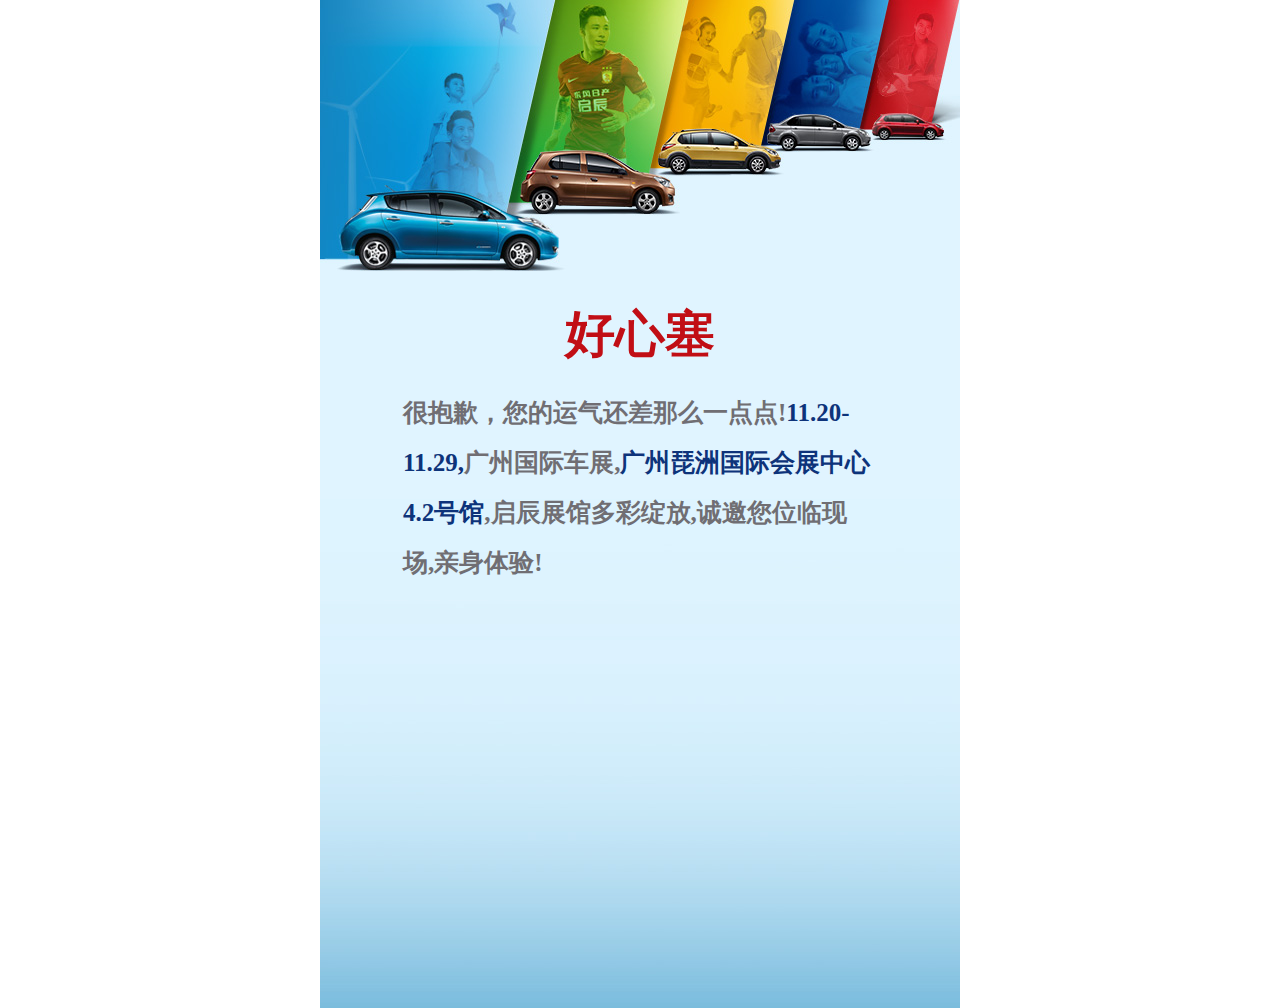
<file: ChenZhan/qichen3.html>
<!doctype html>
<html lang="en">
<head>
<meta charset="UTF-8">
<title>Document</title>
<link rel="stylesheet" href="reset.css">
<style>
	.qichen{background: url(images/bg01.jpg);margin: 0 auto;width:640px;height: 1008px;}
	.qc_top{
	width: 640px;height: 271px;
	background: url(images/bg02.jpg);
	}
	.qc_con{width: 474px;height: 326px;margin: 30px auto;}
	.qc_con h2{font-size: 50px;color: #C10E15;font-weight: 900;margin: 20px auto;text-align: center;}
	.qc_con p{font-size: 25px;color: #706E73;line-height: 50px;font-weight: 900;width:474px;}
	.qc_con p span{color: #0D337A;}
</style>
</head>
<body>
	<div class="qichen">
		<div class="qc_top"></div>
		<div class="qc_con">
			<h2>好心塞</h2>
			<p>很抱歉，您的运气还差那么一点点!<span>11.20-11.29,</span>广州国际车展,<span>广州琵洲国际会展中心4.2号馆</span>,启辰展馆多彩绽放,诚邀您位临现场,亲身体验!</p>
		</div>
	</div>
</body>
</html>
</file>
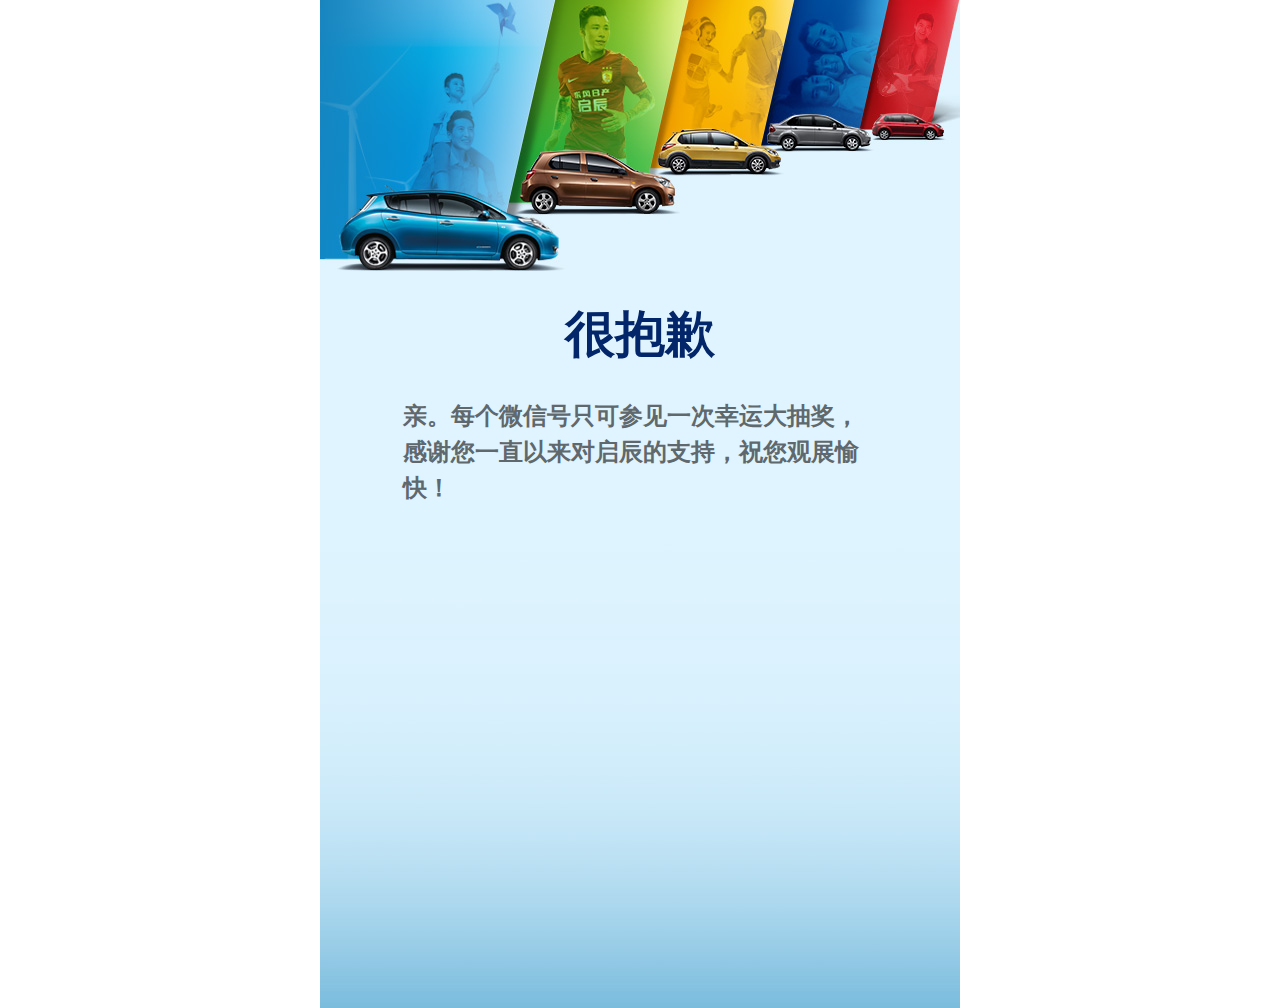
<file: ChenZhan/qichen33.html>
<!doctype html>
<html lang="en">
<head>
<meta charset="UTF-8">
<title>Document</title>
<link rel="stylesheet" href="reset.css">
<style>
.qichen{background: url(images/bg01.jpg);margin: 0 auto;width:640px;height: 1008px;}
.qc_top{
	width: 640px;height: 271px;
	background: url(images/bg02.jpg);
	}
.qc_con{width: 474px;height: 326px;margin: 30px auto;}
.qc_con h2{font-size: 50px;color: #03266A;text-align: center;font-weight: 900;}
.qc_con p{font-size:24px;color: #5F686C;font-weight: 900;line-height: 36px;margin-top: 30px;}
</style>
</head>
<body>
	<div class="qichen">
		<div class="qc_top"></div>
		<div class="qc_con">
			<h2>很抱歉</h2>
			<p>亲。每个微信号只可参见一次幸运大抽奖，感谢您一直以来对启辰的支持，祝您观展愉快！</p>
		</div>
	</div>
</body>
</html>
</file>
<file: 100du/css/100du.css>
*{margin: 0;padding: 0;}
img{border: none;}
body{
	font-family: "微软雅黑";
}
/*顶部导航*/
.top{
	width: 960px;
	height: 82px;
	margin: 30px auto 0;
	position: relative;
}
.top .daohang1{
	float: left;
	width: 350px;
	height: 82px;

}
.top div a{
	display: block;
	float: left;
	/*border: 1px  solid red;*/
	line-height: 130px;
	text-align: center;
	text-decoration: none;
	color: black;
	font-size: 12px;
}
.top .daohang1 a{
		padding: 0px 9.5px;
		width: 46px;
	height: 82px;	
}
.top .daohang1 a:nth-child(1){
	padding-left: 19px;
	background: url(../img/100du_03.png) no-repeat 17px 6px;
	
	
}
.top .daohang1 a:nth-child(2){
	background: url(../img/100du_03.png) no-repeat -56px 6px;
}
.top .daohang1 a:nth-child(3){
	background: url(../img/100du_03.png) no-repeat -124px 6px;
}
.top .daohang1 a:nth-child(4){
	background: url(../img/100du_03.png) no-repeat -190px 6px;
}
.top .daohang1 a:nth-child(5){
	padding-right: 19px;
	background: url(../img/100du_03.png) no-repeat -254px 6px;
}
.top .daohang1 a:nth-child(1):hover{
	padding-left: 19px;
	background: url(../img/100du_23.png) no-repeat 17px 6px;
	
}
.top .daohang1 a:nth-child(2):hover{
	background: url(../img/100du_23.png) no-repeat -56px 6px;
}
.top .daohang1 a:nth-child(3):hover{
	background: url(../img/100du_23.png) no-repeat -124px 6px;
}
.top .daohang1 a:nth-child(4):hover{
	background: url(../img/100du_23.png) no-repeat -190px 6px;
}
.top .daohang1 a:nth-child(5):hover{
	padding-right: 19px;
	background: url(../img/100du_23.png) no-repeat -254px 6px;
}
.top .daohang2{
	float: left;
	height: 82px;
	width: 252px;

	background: url(../img/100du_05.png) no-repeat center;
}
.top .daohang3{
	float: left;
	width: 357px;
	height: 82px;
}
.top .daohang3 a{
	padding: 0 9.6px;
		width: 48px;
	height: 82px;	
	/*border: 1px  solid red;*/
}
.top .daohang3 a:nth-child(1){
	/*padding-left: 24px;*/
	background: url(../img/100du_07.png)8px 6px no-repeat;
}
.top .daohang3 a:nth-child(2){
	background: url(../img/100du_07.png)-58px 6px no-repeat;
}
.top .daohang3 a:nth-child(3){
	background: url(../img/100du_07.png)no-repeat -125px 6px;
}
.top .daohang3 a:nth-child(4){
	background: url(../img/100du_07.png)no-repeat -190px 6px;
}
.top .daohang3 a:nth-child(5){
	background:url(../img/100du_07.png)no-repeat -252px 6px;
	width: 60px;
}
.top .daohang3 a:nth-child(1):hover{
	/*padding-left: 24px;*/
	background: url(../img/100du_25.png)8px 6px no-repeat;
}
.top .daohang3 a:nth-child(2):hover{
	background: url(../img/100du_25.png)-58px 6px no-repeat;
}
.top .daohang3 a:nth-child(3):hover{
	background: url(../img/100du_25.png)no-repeat -125px 6px;
}
.top .daohang3 a:nth-child(4):hover{
	background: url(../img/100du_25.png)no-repeat -190px 6px;
}
.top .daohang3 a:nth-child(5):hover{
	background:url(../img/100du_25.png)no-repeat -252px 6px;
	width: 60px;
}
/*顶部导航结束*/
/*搜索栏导航开始*/
.sousuolan{
	width: 960px;
	height: 136px;
	position: relative;
	margin: 0 auto;
}
.sousuolan .ssl-box{
	position: absolute;
	top: 10px;
	height: 115px;
	width: 960px;
	border: 2px solid #DBDBDB;
	border-radius:10px ;
}
.sousuolan .ssl-box .box{
	position: relative;
	top: 18px;
	width: 960px;
	height: 60px;
	border-radius:10px;
	background-color: #E21C01;
}
.sousuolan .ssl-box .box .box2 .box2-daohang{
	/*overflow: hidden;*/
	position: absolute;
	top: -29px;
	left: 227px;
	/*border: 1px solid black;*/
}
.sousuolan .ssl-box .box .box1{
	width: 227px;
	height: 115px;
	/*border: 1px solid black;*/
	position: relative;
	top:-18px;
	float: left;
	background: url(../img/100du_13.png) no-repeat 30px 0px;
}
.sousuolan .ssl-box .box .box2 .box2-daohang a{
	display: block;
	float: left;
	border: 1px solid #F8D0BF;
	height: 27px;
	padding: 0px 26px;
	background-color: white;
	color: black;
	font-size: 14px;
	line-height: 27px;
	border-radius: 10px 10px 0 0;
	text-decoration: none;

	top:-45px;
	margin-right: 2px;
}
.sousuolan .ssl-box .box .box2 .box2-daohang a:nth-of-type(1){
	background-color: #E21C01;
	color: white;
	border: 1px solid #E21C01;
}
.sousuolan .ssl-box .box .box2 .box2-daohang a:nth-of-type(1)~ a{
	box-shadow: 0px 2px 1px rgba(0,0,0,0.3);
}
.sousuolan .ssl-box .box .box2{
	width: 485px;
	height: 60px;
	/*border:1px solid black;*/
	float: left;
	line-height: 60px;
}
.sousuolan .ssl-box .box .box2 form input.ssl{
	width: 405px;
	height: 22px;
	border: 0px;
	border-radius: 7px;
	box-shadow: inset 1px 1px 4px rgba(0,0,0,0.6);
	font-size: 12px;
	text-indent: 10px;
	background-color: #FFF1EF;	
}
.sousuolan .ssl-box .box .box2 form input.an{
	width: 62px;
	height: 22px;
	border-radius: 20px;
	border: 1px;
	font-size: 14px;
	text-indent: 14px;
	color: #333333;
	font-weight: 500;
	background: #EDEDED url(../img/anniu.png) no-repeat 3px 3px;
	box-shadow: 1px 1px 2px rgba(0,0,0,0.4);
}
.sousuolan .ssl-box .box .box3{
	width: 220px;
	height: 62px;
	/*border: 1px solid black;*/
	float: left;
}
.sousuolan .ssl-box .box .box3 a{
	text-decoration: none;
	font-size: 12px;
	color: white;
	line-height: 18px;
}
.sousuolan .ssl-box .update{
	position: absolute;
	bottom: 9px;
	left: 227px;
	width: 406px;
	height: 13px;
	/*border: 1px solid black;*/
}
.sousuolan .ssl-box .update i{
	display: block;
	font-style: inherit;
	width: 60px;
	height: 13px;
	background-color: #DE2B1C;
	font-size: 10px;
	line-height: 13px;
	text-align: center;
	color: white;
	border-radius: 2px;
	font-weight: 700;
	float: left;
	margin-right: 2px;
}
.sousuolan .ssl-box .update span{
	display: block;
	float: left;
	font-size: 12px;
	padding: 0 2px;
	height: 13px;
	line-height: 13px;
}
.sousuolan .ssl-box .update .nema{
	color: #D30703;
}
.sousuolan .ssl-box .update .time{
	color:#999999;
}
.sousuolan .ssl-box .update a{
	position: absolute;
	right: 0px;
	display: block;
	width: 8px;
	height: 6.5px;
	/*border: 1px solid black;*/
	
}
.sousuolan .ssl-box .update a.shang{
	position: absolute;
	right: 0px;
	top: 0px;
	background: url(../img/100du_19.png) 0px 0px no-repeat;
}
.sousuolan .ssl-box .update a.xia{
	position: absolute;
	right: 0px;
	bottom: 0px;
	background: url(../img/100du_19.png) 0px -7px no-repeat;
}
/*搜索导航栏结束*/
/*内容开始*/
.neirong{
	width: 960px;
	height: 2050px;
	margin: 10px auto;
	position: relative;
	margin-bottom: 10px;
}
	/*左边内容*/
.neirong .left-nr{
	width: 711px;
	height: 2050px;
	position: absolute;
	left: 0px;
}
/*左边内容一*/
.neirong .left-nr .nr1{
	width: 350px;
	height: 422px;
	border: 1px solid #ECECEC;
	border-radius: 10px;
	position: relative;
	left: 0px;
	top: 0px;
	float: left;
	margin-bottom: 10px;
}
.neirong .left-nr .nr1 span{
	display: block;
	width: 350px;
	height: 35px;
	position: relative;
	line-height: 35px;
	font-weight: 800;
	color: #DC1A1A;
	text-indent: 18px;
}
.neirong .left-nr .nr1 .nr1-box{
	margin: 0 auto;
	width: 316px;
	height: 364px;
}
.neirong .left-nr .nr1 .nr1-box ul{
	overflow: hidden;
	float: left;
}
.neirong .left-nr .nr1 .nr1-box ul li{
	list-style: none;
	text-indent: 4px;
	background: url(../img/100du_47.png)0 50% no-repeat;
}
.neirong .left-nr .nr1 .nr1-box ul li a{
	font-size: 12px;
	text-decoration: none;
	color:#5B5B5B ;
}
/*左边内容一结束*/
/*左边内容二 开始*/
.neirong .left-nr .nr2{
	width: 348px;
	height: 412px;
	/*border: 1px solid #ECECEC;*/
	position: relative;
	float: right;
	border-radius: 0px 0px 10px 10px;
	margin-bottom: 10px;
	
}
.neirong .left-nr .nr2 .an{
	position: relative;
	height: 35px;
	/*border: 1px solid red;*/
	top:1px;
}
.neirong .left-nr .nr2 .an div{
	display: block;
	float: left;
	text-align: center;
	border: 1px solid #E5E5E5;
	height: 35px;
	line-height: 35px;
	color: #2B2D2D;
	border-radius: 10px 10px 0 0;
	background-color: white;
	border-bottom: 0;
	font-weight: 800;
	position: relative;
	/*border: 1px solid red;*/
	height: 35px;
	box-sizing: border-box;
	cursor: pointer;
	font-size: 14px;
	
}
.neirong .left-nr .nr2 .an div .i1{
	display: block;
	position: absolute;
	right: 12px;
	top: 16px;
	width: 7px;
	height: 5px;
	background: url(../img/100du_96.png) no-repeat;
}
.neirong .left-nr .nr2 .an div span{
	color: #CC0D13;
}
.neirong .left-nr .nr2 .an div:first-child{
	background: url(../img/100du_93.png) 153px 50% no-repeat;
	margin-right:2px ;
	width: 173px;
	border-bottom: 1px solid white;
}
.neirong .left-nr .nr2 .an div:last-child{
	background: linear-gradient(to top,#F4F4F4,white);
	width: 173px;
		position: absolute;
	right: 0px;

}
.neirong .left-nr .nr2 .nr2-box{
	width: 317px;
	height: 359px;
	margin: 0 auto;
	border-radius: 0 0 10px 10px;
	border: 1px solid #E5E5E5;
	padding: 14px 15px;
	
}
.neirong .left-nr .nr2 .nr2-box .s-box{
	width: 318px;
	height: 108px;
	background: url(../img/100du_91.png) no-repeat;
	position: relative;
	margin-bottom: 8px;
}
.neirong .left-nr .nr2 .nr2-box .s-box .tupian{
	width: 106px;
	height: 68px;
	position: absolute;
	top: 11px;
	background: url(../img/100du_100.png);
	box-shadow: 1px 1px 2px rgba(0,0,0,0.3);
}
.neirong .left-nr .nr2 .nr2-box .s-box .tupian .logo{
	display: block;
	width:40px;
	height: 39px;
	position: absolute;
	bottom: -8px;
	right: -10px;
	background:url(../img/100du_34.png);
}
.neirong .left-nr .nr2 .nr2-box .s-box ul{
	margin-left: 120px;
	overflow: hidden;
	position: absolute;
	top: 11px;
}
.neirong .left-nr .nr2 .nr2-box .s-box ul li{
		font-size: 12px;
		color: black;
		list-style: none;
}
.neirong .left-nr .nr2 .nr2-box .s-box ul .l1{
	padding: 5px 0px;
	
}
.neirong .left-nr .nr2 .nr2-box .s-box ul li a{
text-decoration: none;
color: red;
}
.neirong .left-nr .nr2 .nr2-box .s-box ul li a:hover{
	text-decoration: underline;
}
.neirong .left-nr .nr2  .more{
	font-size: 12px;
	position: absolute;
	right: 15px;
	bottom: 30px;
	padding-right: 15px;
	background: url(../img/100du_101.png) 32px 2px no-repeat;
}
.neirong .left-nr .nr2 .more a{
	color: black;
	text-decoration: none;
}
/*内容二结束*/
/*内容三*/
.neirong .left-nr .nr3 a{
	width: 711px;
	height: 90px;
	float: left;
	position: relative;
	background: url(../img/100du_52.png);
	border-radius: 10px;
	margin-bottom: 10px;
}
/*左边内容三结束*/
/*左边内容四开始*/
.neirong .left-nr .nr4{
	width: 349px;
	height: 500px;
	border: 1px solid #E5E5E5;
	float: left;
	position: relative;
	border-radius: 10px;
	margin-bottom: 9px;
}
.neirong .left-nr .nr4 .mthd{
	width: 349px;
	height: 70px;
	background: url(../img/100du_57.png) 1px;
	border-radius: 10px;
}
.neirong .left-nr .nr4 .mthd span{
	color:#FF0000 ;
	font-size: 14px;
	float:left
}
.neirong .left-nr .nr4 .mthd .bt1{
	margin-left: 24px;
	width: 97px;
	height: 50px;
	font-size: 12px;
	line-height: 20px;
	padding: 10px 0px;
}
.neirong .left-nr .nr4 .mthd .bt2{
	font-size: 24px;
	color: black;
	display: block;
}
.neirong .left-nr .nr4 .mthd .bt3{
	float: left;
	display: block;
	height: 70px;
	line-height: 70px;
	font-size: 30px;
}
.neirong .left-nr .nr4 .nnr-box{
	width: 301px;
	height: 387px;
	margin: 11px auto;
}
.neirong .left-nr .nr4 .nnr-box .nnr1{
	width: 301px;
	height: 85px;
	margin-bottom: 10px;
}
.neirong .left-nr .nr4 .nnr-box .nnr1 img{
	display: block;
	float: left;
	margin-right: 10px;
	margin-bottom: 18px;
}
.neirong .left-nr .nr4 .nnr-box .nnr1 div img{
	margin-right:5px ;
}
.neirong .left-nr .nr4 .nnr-box .nnr1 div .bt{
	display: block;
	font-size: 14px;
	height: 25px;
	line-height: 25px;
	font-size: 12px;
	font-weight: 700;
}
.neirong .left-nr .nr4 .nnr-box .nnr1 div p{
	margin-top: 5px;
	font-size: 12px;
	color: gray;
}
/*左边内容四结束*/
.neirong .left-nr .nr5{
	float: right;
	margin-bottom: 9px;
}
.neirong .left-nr .nr5 .jctj{
		height: 70px;
	background: url(../img/100du_114.png) no-repeat 120px 0;
}
.neirong .left-nr .nr5 .jctj .bt3{
	text-indent: 72px;
	color: #EDEDED;

}
.neirong .left-nr .nr5 .nr5-box{
		width: 318px;
		height: 404px;
		margin: 0 auto;
}
.neirong .left-nr .nr5 .nr5-box .lbt-box{
	width: 318px;
	height: 182px;
	border-radius: 10px;
	position: relative;
	background-color: #F8F8F8;
}
.neirong .left-nr .nr5 .nr5-box .lbt-box .lbt1{
width: 223px;
height: 135px;
border: 4px solid white;
position: absolute;
top: 14px;
left: 11px;
}
.neirong .left-nr .nr5 .nr5-box .lbt-box .lbt2{
	position:absolute;
	right: 10px;
	top: 20px;
	border: 3px solid red;
	height: 30px;
}
.neirong .left-nr .nr5 .nr5-box .lbt-box .lbt3{
	position:absolute;
	right: 13px;
	top: 68px;
	height: 30px;
}
.neirong .left-nr .nr5 .nr5-box .lbt-box .lbt4{
	position:absolute;
	right: 13px;
	top: 120px;
	height: 30px;
	width: 54px;
}
.neirong .left-nr .nr5 .nr5-box .lbt-box span{
	position: absolute;
	bottom: 11px;
	left: 14px;
	font-size: 10px;

}
.neirong .left-nr .nr5 .nr5-box ul{
	overflow: hidden;
	margin-top: 10px;
	/*border: 1px solid black*/
}
.neirong .left-nr .nr5 .nr5-box ul li{
	/*border: 1px solid red;*/
	list-style: none;
	padding: 3px  0px;
	text-indent: 25px;
}
.neirong .left-nr .nr5 .nr5-box ul li:nth-child(1n){
	background: url(../img/100du_78.png)no-repeat 7px 50%;
}
.neirong .left-nr .nr5 .nr5-box ul li:nth-child(2n){
	background: url(../img/100du_85.png)no-repeat 10px 50%;
}
.neirong .left-nr .nr5 .nr5-box ul li i{
	font-style: initial;
	color: darkgrey;
	font-size: 13px;
}
.neirong .left-nr .nr5 .nr5-box ul li a{
	font-size: 10px;
	text-decoration: none;
	color: #454545;
	line-height: 10px;
}
.neirong .left-nr .nr5 .nr5-box ul li a:hover{
	text-decoration:  underline;
}
.neirong .left-nr .nr5 .nr5-box ul li span{
	font-size:8px;
	color: #999999;
	float: right;
	line-height: 25px;
}
/*左边内容五结束*/
/*左边内容六开始*/
.neirong .left-nr .nr6{
	height: 331px;
	width: 351px;
	float: left;
	margin-bottom: 10px;
}
.neirong .left-nr .nr6 .nr6-wbox{
	width:349px ;
	height:298px;
	border: 1px solid #E5E5E5;
	float: left;
	text-align: center;
	border-radius: 0 0 10px 10px;
}
.neirong .left-nr .nr6 .an{
	float: left;
	position: relative;
	height: 35px;
	/*border: 1px solid red;*/
	top:1px;
}
.neirong .left-nr .nr6 .an div{
	display: block;
	float: left;
	text-align: center;
	border: 1px solid #E5E5E5;
	height: 35px;
	line-height: 35px;
	color: #2B2D2D;
	border-radius: 10px 10px 0 0;
	background-color: white;
	border-bottom: 0;
	font-weight: 800;
	position: relative;
	/*border: 1px solid red;*/
	height: 35px;
	box-sizing: border-box;
	cursor: pointer;
	font-size: 14px;
	
}
.neirong .left-nr .nr6 .an div .i1{
	display: block;
	position: absolute;
	right: 12px;
	top: 16px;
	width: 7px;
	height: 5px;
	background: url(../img/100du_96.png) no-repeat;
}
.neirong .left-nr .nr6 .an div span{
	color: #CC0D13;
}
.neirong .left-nr .nr6 .an div:first-child{
	background: url(../img/100du_93.png) 153px 50% no-repeat;
	margin-right:6px ;
	width: 172px;
	border-bottom: 1px solid white;
}
.neirong .left-nr .nr6 .an div:last-child{
	background: linear-gradient(to top,#F4F4F4,white);
	width: 173px;

}
.neirong .left-nr .nr6 .nr6-wbox .an2 div{
	float:left;
	width: 52px;
	height: 22px;
	text-decoration: none;
	font-size: 12px;
	line-height: 22px;
	border-radius: 10px;
	margin: 0 2px;
	cursor: pointer;
	margin-top: 24px;
	transition: all.1s ease 0s;
	
}
.neirong .left-nr .nr6 .nr6-wbox .an2:nth-child(2){
	color:#616161;
	margin-left: 24px;
}
.neirong .left-nr .nr6 .nr6-wbox .an2 div i{
	font-style: normal;
}
.neirong .left-nr .nr6 .nr6-wbox .an2 div:nth-child(1){
	border: 2px solid red;
	background: linear-gradient(to top,#F4F4F4,white);
}
.neirong .left-nr .nr6 .nr6-wbox .an2 :nth-child(1) i{
	color: red;
}
.neirong .left-nr .nr6 .nr6-wbox .an2 div:nth-child(2){
	border: 2px solid #003399;
	background: linear-gradient(to top,#F4F4F4,white);
}
.neirong .left-nr .nr6 .nr6-wbox .an2 :nth-child(2) i{
	color: #003399;
}
.neirong .left-nr .nr6 .nr6-wbox .an2 div:nth-child(3){
	border: 2px solid #FF9900;
	background: linear-gradient(to top,#F4F4F4,white);
}
.neirong .left-nr .nr6 .nr6-wbox .an2 div:nth-child(3) i{
	color: #FF9900;

}
.neirong .left-nr .nr6 .nr6-wbox .an2 div:nth-child(4){
	border: 2px solid #DC0000;
	background: linear-gradient(to top,#F4F4F4,white);
}
.neirong .left-nr .nr6 .nr6-wbox .an2 :nth-child(4) i{
	color: #DC0000;
}
.neirong .left-nr .nr6 .nr6-wbox .an2 div:nth-child(5){
	border: 2px solid #A86095;
	background: linear-gradient(to top,#F4F4F4,white);
}
.neirong .left-nr .nr6 .nr6-wbox .an2 :nth-child(5) i{
	color: #A86095;
}
.neirong .left-nr .nr6 .nr6-wbox .an2 div:nth-child(1):hover {
	background: #FF0000;
	color: white;
}
.neirong .left-nr .nr6 .nr6-wbox .an2 div:nth-child(1):hover i {
	background: #FF0000;
	color: white;
}
.neirong .left-nr .nr6 .nr6-wbox .an2 div:nth-child(2):hover {
	background: #003399;
	color: white;
}
.neirong .left-nr .nr6 .nr6-wbox .an2 div:nth-child(2):hover i {
	background: #003399;
	color: white;
}
.neirong .left-nr .nr6 .nr6-wbox .an2 div:nth-child(3):hover {
	background: #FF9900;
	color: white;
}
.neirong .left-nr .nr6 .nr6-wbox .an2 div:nth-child(3):hover i {
	background: #FF9900;
	color: white;
}
.neirong .left-nr .nr6 .nr6-wbox .an2 div:nth-child(4):hover {
	background: #DC0000;
	color: white;
}
.neirong .left-nr .nr6 .nr6-wbox .an2 div:nth-child(4):hover i {
	background: #DC0000;
	color: white;
}
.neirong .left-nr .nr6 .nr6-wbox .an2 div:nth-child(5):hover {
	background: #A86095;
	color: white;
}
.neirong .left-nr .nr6 .nr6-wbox .an2 div:nth-child(5):hover i {
	background: #A86095;
	color: white;
}
/*内容六结束*/
/*内容7，9，10，11，12标题 开始*/
	.neirong .left-nr .bt{
		width: 350px;
		height: 35px;
		text-indent: 17px;
		position: relative;
		font-size: 12px;
		line-height: 35px;
	}
	.neirong .left-nr  .bt .zt1{
		color: red;
	}
	.neirong .left-nr  .bt a{
		float: left;
		font-size: 12px;
		position: absolute;
		right: 15px;
		padding-right: 15px;
		background: url(../img/100du_101.png) 32px 50% no-repeat;
		text-indent: 0;
		text-decoration: none;
		color: #000000;
	}
	.neirong .left-nr  .bt a:hover{
		text-decoration: underline;
	}
	/*内容7，9，10，11，12标题结束*/
/*左边内容七 开始*/
.neirong .left-nr .nr7{
	width: 349px;
	height: 331px;
	float: right;
	position: relative;
	border: 1px solid #E5E5E5;
	border-radius: 10px;
	margin-bottom: 10px;
}


.neirong .left-nr .nr7 ul{
overflow: hidden;
width: 317px;
margin: 0 auto;
}
.neirong .left-nr .nr7 ul li a{
	text-decoration: none;
}
.neirong .left-nr .nr7 ul li{
	list-style: none;
}
.neirong .left-nr .nr7 .one{
	width: 318px;
	height: 71px;
	background-color: #D90000;
	float: left;
	position: relative;
	border-radius: 10px;
	left: 15px;
	margin-top: 8px;
}

.neirong .left-nr .nr7 .one .tp{
	width: 51px;
	height: 51px;
	float: left;
	background-image: url(../img/100du_104.png);
	margin-left: 10px;
	margin-top: 10px;
}
.neirong .left-nr .nr7 .one .bt2{
	float: left;
	display: block;
	width: 150px;
	height: 61px;
	color: white;
	font-size: 14px;
	padding-top: 10px;
	padding-left: 10px;
}
.neirong .left-nr .nr7 .one .bt2 i{
	font-style: inherit;
	font-size: 12px;
}
.neirong .left-nr .nr7 .one .num{
	font-size: 24px;
	font-weight: 600;
	position: absolute;
	right: 10px;
	bottom: -6px;
	color: white;
}
.neirong .left-nr .nr7 ul li{
	margin: 2px 0px;
	background-color: #F1F1F1;
	border-radius: 10px;
	height: 30px;

}
.neirong .left-nr .nr7 ul li a{
	font-size: 10px;
	color: #393939;	
	line-height: 30px;
}
.neirong .left-nr .nr7 ul li .paiming{
	text-indent: 0;
	color: red;
	padding-left: 10px;
	padding-right: 14px;
}
.neirong .left-nr .nr7 ul li .ts{
	font-size: 10px;
	float: right;
	color: #7E7E7E;
	line-height: 30px;
	margin-right:22px;
}
/*左边内容七 结束*/
/*左边内容九 开始*/
.neirong .left-nr .nr9{
	width: 349px;
	height: 301px;
	float: left;
	position: relative;
	border: 1px solid #E5E5E5;
	border-radius: 10px;
	margin-bottom: 10px;
}
.neirong .left-nr .nr9 .nr9-box{
	width: 317px;
	height: 214px;
	border: 1px solid #E5E5E5;
	margin: 42px auto;
	position: relative;
	
}
.neirong .left-nr .nr9 .nr9-box .an-box{
	position: absolute;
	top: -26px;
}
.neirong .left-nr .nr9 .nr9-box .an{
	width: 99px;
	height: 24px;
	border: 1px solid #E5E5E5;
	float: left;
	border-radius: 5px 5px 0 0; 
	background: linear-gradient(to top,#fff,#E5E5E5);
	text-align: center;
	font-size: 12px;
	line-height: 24px;
	cursor: pointer;
	position: relative;
}
.neirong .left-nr .nr9 .nr9-box .an:first-child{
	margin-left: 6px;
	border-bottom: white;
	background: white url(../img/100du_93.png) 79px 50% no-repeat;
	font-weight: 600;
	
}
.neirong .left-nr .nr9 .nr9-box .an:first-child~ .an i{
	display: block;
	position: absolute;
	right: 12px;
	top: 10px;
	width: 7px;
	height: 5px;
	background: url(../img/100du_96.png) no-repeat;
}
.neirong .left-nr .nr9 .nr9-box ul{
}
.neirong .left-nr .nr9 .nr9-box ul li{
	width: 315px;
	height: 28px;
	border-bottom: 1px dotted #DADADA;
	font-size: 12px;
	line-height: 28px;
	list-style: none;
	text-indent: 20px;
	background: url(../img/100du_47.png) no-repeat 10px 50%;
}
.neirong .left-nr .nr9 .nr9-box ul li:first-child{
	text-align: center;
	background: none;
}
.neirong .left-nr .nr9 .nr9-box ul li img{
	position: absolute;
	right: 16px;
	margin-top: 10px;
}
.neirong .left-nr .nr9 .nr9-box ul li:first-child span{
	float: right;
	margin-right: 10px;
	color: #000000;
	
}
.neirong .left-nr .nr9 .nr9-box ul li span{
	color: red;
}
.neirong .left-nr .nr9 .nr9-box ul li a{
	text-decoration: none;
	color: #454545;
	font-size: 12px;
	padding-left: 5px;
}
.neirong .left-nr .nr9 .nr9-box .ss{
	margin-top: 5px;
	width: 315px;
	height: 23px;
	float: left;
	text-indent: 10px;
}
.neirong .left-nr .nr9 .nr9-box .ss span{
	line-height: 23px;
	float: left;
	font-size: 12px;
	color:#454545;
}
.neirong .left-nr .nr9 .nr9-box .ss .wbk{
float: left;
width: 180px;
height: 23px;
}
.neirong .left-nr .nr9 .nr9-box .ss .goan{
	float: left;
	margin-left: 5px;
	display: block;
	width: 23px;
	height: 23px;
	border: 1px;
	border-radius: 50%;
	color: white;
	background: linear-gradient(#FA6A01,#BC0C11);
	font-size: 10px;
}
/*左边内容九 结束*/
/*左边内容十 开始*/
.neirong .left-nr .nr10{
	width: 349px;
	height: 301px;
	float: right;
	position: relative;
	border: 1px solid #E5E5E5;
	border-radius: 10px;
	margin-bottom: 10px;
}
.neirong .left-nr .nr10 .hrsk-box{
	width: 317px;
	height: 238px;
	margin: 10px auto;
}
.neirong .left-nr .nr10 table{
	width: 317px;
	height: 238px;
	margin: 0 auto;
}
.neirong .left-nr .nr10 table tr{
	float: left;
}
.neirong .left-nr .nr10  table img{
	float: left;
}
.neirong .left-nr .nr10 table tr td{
	cursor: pointer;
}
/*左边内容十 结束*/
/*左边内容十一 开始*/
.neirong .left-nr .nr11{
	width: 349px;
	height: 251px;
	float: left;
	position: relative;
	border: 1px solid #E5E5E5;
	border-radius: 10px;
}

.neirong .left-nr .nr11 .nr11-box{
	width: 316px;
	height: 162px;
	margin: 20px auto;
}
.neirong .left-nr .nr11 .nr11-box .p{
	width: 317px;
	height: 76px;
	border-bottom: 1px solid #EDEDEE;
	font-size: 12px;
	position: relative;
	text-indent: 2em;
	
}
.neirong .left-nr .nr11 .nr11-box  span{
	width: 140px;
	height: 30px;
	/*border: 1px solid red;*/
	display: block;
	float: left;
	text-indent: 25px;
	line-height: 30px;
}
.neirong .left-nr .nr11 .nr11-box  .lxdh{
	position: absolute;
	left: 0;
	bottom: 0;
	font-size: 15px;
	color: #B80000;
	font-weight: 600;
	background: url(../img/100du_126.png) no-repeat 2px 6px;
}
.neirong .left-nr .nr11 .nr11-box  .yx{
	position: absolute;
	right: 0;
	bottom: 0;
	font-size: 10px;
	background: url(../img/100du_128.png) no-repeat 2px 6px;
}
.neirong .left-nr .nr11 ul{
	float: left;
	padding-top: 14px;
	
}
.neirong .left-nr .nr11 ul li{
	list-style: none;
	font-size: 12px;
	text-indent: 20px;
	background: url(../img/100du_47.png) 10px 50% no-repeat;
	width: 156px;
	
}
.neirong .left-nr .nr11 ul li:first-child{
	background: none;
}
.neirong .left-nr .nr11 ul li a{
	text-decoration: none;
	color: #4D4D4D;
}
.neirong .left-nr .nr11 ul li th{
	font-size: 14px;
}
/*左边内容十一 结束*/
/*左边内容十二  开始*/

/*左边内容十二 结束*/
/*左边内容 结束*/
.neirong .left-nr .nr12{
	width: 349px;
	height: 252px;
	float: right;
	position: relative;
	border: 1px solid #E5E5E5;
	border-radius: 10px;
}

.neirong .left-nr .nr12 ul {
	width: 318px;
	margin: 22px auto;
}
.neirong .left-nr .nr12 ul li{
	list-style: none;
	height: 38px;
	/*border: 1px solid red;*/
}
.neirong .left-nr .nr12 ul li img{
	float: left;
	display: block;
	margin-top: 5px;
	width: 88px;
}
.neirong .left-nr .nr12 ul li a{
	font-size: 12px;
	color: black;
	text-decoration: none;
	line-height: 38px;
	margin-left: 10px;
	display: block;
	/*text-indent: 20px;*/
	height: 38px;
	width: 200px;
	float: left;
}
.neirong .left-nr .nr12 ul li .z1{
	height: 31px;
	padding-top: 5px;
	line-height: 15px;
}
/*左边内容十二 结束*/
/*右边内容开始*/
.neirong .right-nr{
	width: 241px;
	height: 2050px;
	/*border: 1px solid red;*/
	float: right;
}
.neirong .right-nr .bt{
	width: 241px;
	height: 37px;
	/*border: 1px solid red;*/
	font-size: 12px;
	color: #010000;
	line-height: 37px;
	border-radius: 10px 10px 0 0;
	text-indent: 14px;
}
.neirong .right-nr .right-nr1 .bt{
	background: linear-gradient(to top,#EEF0F0,#FEFEFE);
}
.neirong .right-nr .bt .zt1{
	color: #CC0D13;
	font-weight: 600;
}
.neirong .right-nr  .bt .more{
		float: left;
		font-size: 12px;
		position: absolute;
		right: 15px;
		padding-right: 15px;
		background: url(../img/100du_101.png) 32px 50% no-repeat;
		text-indent: 0;
		text-decoration: none;
		color: #000000;
	}
	.neirong .right-nr  .bt .more:hover{
		text-decoration: underline;
	}
.neirong .right-nr .right-nr1{
	width: 241px;
	height: 140px;
	border: 1px solid #E5E5E5;
	border-radius: 10px;
	margin-bottom: 10px;
}
.neirong .right-nr .right-nr1 .right-nr1-box{
	width:215px ;
	height: 58px;
	margin: 13px auto;
	font-size: 12px;
	position: relative;
	border-bottom: 1px solid #F2F2F2;
}
.right-nr1 .right-nr1-box ul{
	/*border: 1px solid red;*/
	float: left;
	width: 149px;
}
.right-nr1 .right-nr1-box ul li{
	height: 20px;
	/*width: 149px;*/
	list-style: none;
	float: left;
	line-height: 20px;
	margin-bottom: 8px;
}
.right-nr1 .right-nr1-box ul li .text{
	float: right;
	width: 85px;
	height: 20px;
	background-color: #F7F7F7;
	border: 1px solid #E5E5E5;
}
.right-nr1 .right-nr1-box .right-nr1-box1{
	float: left;
	height: 58px;
	width: 58px;
	position: relative;
	line-height: 12px;
	text-indent: 18px;
}
.right-nr1 .right-nr1-box .checkbox{
	position: absolute;
	left: 2px;
	position: absolute;
	
}
.right-nr1 .right-nr1-box .an{
	display: block;
	width: 54px;
	height: 24px;
	border-radius: 2em;
	margin-top: 13px;
	border: 0;
	color: white;
	background: #F20000;
	box-shadow: 0px 1px 2px 0px #B18F91;
	transition: all ,1s ease 0s; 
}
.right-nr1 .right-nr1-box .an:hover{
	color: #666666;
	background: rgb(255,73,73);
}
.right-nr1 a{
	padding: 0 10px;
	margin: 0 6px;
	position: relative;
	top: -8px;
	font-size: 12px;
	color: #666666;
	text-decoration: none;
	background: url(../img/100du_47.png) 6px 50% no-repeat;
}
.right-nr1 a:hover{
	text-decoration: underline;
}
.neirong  .right-nr .right-nr2{
	width: 241px;
	height: 88px;
	border: 1px solid #E5E5E5;
	border-radius: 10px;
	margin-bottom: 10px;
}
.neirong .right-nr .right-nr3{
	width: 241px;
	height: 179px;
	border: 1px solid #E5E5E5;
	border-radius: 10px;
	margin-bottom: 10px;
}
.neirong .right-nr .right-nr4{
	width: 241px;
	height: 238px;
	border: 1px solid #E5E5E5;
	border-radius: 10px;
	margin-bottom: 10px;
}
.right-nr .right-nr4 .right-nr4-box{
	width: 215px;
	height: 169px;
	border-top: 1px solid #DADADA;
	margin: 24px auto;
	position: relative;
}
.right-nr .right-nr4 .right-nr4-box .an-box{
	position: absolute;
	top: -23px;
	left: 5px;
}
.right-nr .right-nr4 .right-nr4-box .an{
	display: block;
	float: left;
	width: 67px;
	height: 21px;
	text-decoration: none;
	text-align: center;
	font-size: 12px;
	color: #333333;
	line-height: 22px;
	border: 1px solid #DADADA;
	border-radius:  10px 10px 0 0;
	background: white;
	border-bottom: 1px solid white;
	position: relative;
}
.right-nr .right-nr4 .right-nr4-box .an:first-child{
	background: url(../img/100du_93.png)no-repeat 48px 50%;
}
.right-nr .right-nr4 .right-nr4-box :first-child~.an{
	color: #9C9C9C;
	background: linear-gradient(to top,#FFFFFF,#E3E3E3);
	border-bottom:  1px solid #DADADA;
}
.right-nr .right-nr4 .right-nr4-box :first-child ~ .an i{
	display: block;
	position: absolute;
	right: 11px;
	top: 10px;
	width: 7px;
	height: 5px;
	background: url(../img/100du_96.png) no-repeat;
}
.right-nr .right-nr4 .right-nr4-box ul li{
	width: 215px;
	height: 27px;
	border-bottom: 1px dotted #E5E5E5;
	list-style: none;
	font-size: 12px;
	line-height: 27px;
	color: #999999;
	text-indent: 12px;
	background: url(../img/100du_47.png)6px 50% no-repeat;
}
.right-nr .right-nr4 .right-nr4-box ul .biaoti{
	background: none;
}
.right-nr .right-nr4 .right-nr4-box ul .biaoti .sd{
	padding-left: 46px;
}
.right-nr .right-nr4 .right-nr4-box ul .biaoti .s{
	padding-left: 65px;
}
.right-nr .right-nr4 .right-nr4-box ul .biaoti .dy{
	float: right;
}
.right-nr .right-nr4 .right-nr4-box ul li a{
	text-decoration: none;
	color:#333333;
	float: left;
}
.right-nr .right-nr4 .right-nr4-box ul li a :nth-child(1){
	padding-left: 65px;
	color: red;
}
.right-nr .right-nr4 .right-nr4-box ul li a :nth-child(2){
	padding-left: 8px;
}
.neirong .right-nr .right-nr5{
	width: 241px;
	height: 421px;
	border: 1px solid #E5E5E5;
	border-radius: 10px;
	margin-bottom: 10px;
}
.right-nr5-box{
	width: 229px;
	height: 92px;
	border-bottom: 1px dashed #E5E5E5;
	margin: 0 auto;
	font-size: 12px;
}
.right-nr5-box .tupian{
	width: 90px;
	height: 67px;
	border: 1px solid #DADADA;
	margin-left: 12px;
	margin-top: 8px;
	float: left;
	background-color: white;
	padding: 1px;
	position: relative;
} .right-nr5-box .tupian .logo{
		display: block;
	width:40px;
	height: 39px;
	position: absolute;
	bottom: -5px;
	right: -5px;
	background:url(../img/100du_34.png);
}
 .right-nr5-box ul{
	float: left;
	padding-top: 12px;
}
 .right-nr5-box ul li{
	list-style: none;
	padding-left: 11px;
}
.right-nr5-box ul li a{
	text-decoration: none;
	color: #B80000;
	display: block;
	padding-bottom: 9px;
}
 .right-nr5-box ul li a:hover{
	text-decoration: underline;
}
 .right-nr5-box ul li .b1{
	color: #999999;
}
.neirong .right-nr .right-nr6{
	width: 241px;
	height: 180px;
	border: 1px solid #E5E5E5;
	border-radius: 10px;
	margin-bottom: 10px;
}
.right-nr6 .right-nr6-box{
	width: 215px;
	height: 139px;
	margin: 0 auto;
}
.right-nr6 .right-nr6-box span{
	height: 20px;
	display: block;
	font-size: 12px;
	line-height: 20px;
}
.neirong .right-nr .right-nr7{
	width: 241px;
	height: 352px;
	border: 1px solid #E5E5E5;
	border-radius: 10px;
	margin-bottom: 10px;
}
.right-nr .liebiao{
width: 215px;
margin: 0 auto;
}
.right-nr .liebiao ul{
	
}
.right-nr .liebiao ul li{
	list-style: none;
	font-size: 12px;
	height: 27px;
	line-height: 27px;
	border-bottom:1px dashed #CBCBCA ;
	text-indent: 18px;
	background: url(../img/100du_47.png) 10px 50% no-repeat;
}
.right-nr .liebiao ul li:last-child{
	border: 0;
}
.right-nr .liebiao ul li a{
	text-decoration: none;
	color: #333333;
	font-weight: 600;
	padding-left: 10px;
	
}
.right-nr .liebiao ul li span{
	color: red;
}
.neirong .right-nr .right-nr8{
	width: 241px;
	height: 367px;
	border: 1px solid #E5E5E5;
	border-radius: 10px;
	margin-bottom: 10px;
}
.right-nr .right-nr8 .right-nr8-box{
	width: 214px;
	height: 154px;
	border-bottom: 1px dashed    #CBCBCA;
	margin: 0 auto;
}
.right-nr .right-nr8 .right-nr8-box img{
	padding: 2px;
	border: 1px solid #E5E5E5;
	margin-bottom: 8px;
}
.right-nr .right-nr8 .right-nr8-box ul{
	margin-right: 5px;
	float: left;
}
.right-nr .right-nr8 .right-nr8-box ul li{
	padding-left:3px ;
	list-style: none;
	font-size: 10px;
}
.right-nr .right-nr8 .right-nr8-box ul li:first-child~li{
	margin-bottom: 4px;
}
.right-nr .right-nr8 .right-nr8-box ul li .b1{
	color: #999999;
}
.right-nr .right-nr8 .right-nr8-box ul li span{
	color: #666666;
}
.right-nr .right-nr8 .right-nr8-box ul li a{
	text-decoration: none;
	color: #B80000;
	
	
}
.right-nr .right-nr8 .liebiao{
	height: 168px;
	/*border: 1px solid red;*/
}
.right-nr .right-nr8 .liebiao ul li{
	height: 32px;
	line-height: 32px;
	font-size: 12px;
	/*border: 1px solid red;*/
}
/*右边内容 结束*/
/*内容结束*/
/*尾部 开始*/
.wei{
	position: relative;
	width: 960px;
	height: 80px;
	border: 1px solid #E6E6E6;
	margin: 0 auto;
	text-align: center;
	border-radius: 10px;
}
.wei .a-box{
	position: absolute;
	left: 200px;
	top: 22px;
	/*border: 1px solid red;*/
	width: 600px;
	font-size: 12px;
}
.wei a{
	display: block;
	float: left;
	border-right: 1px solid #B3B3B3;
	padding:0 11px;
	text-decoration: none;
	color: #5E5E5E;
	height: 15px;
	line-height: 15px;
	
}
.wei a:nth-child(8){
	border: 0;
}
.wei  span{
	margin-top: 22px;
	display: block;
	text-align: center;
	color: #7E7E7E;
}
</file>
<file: BanShouLi/css/css.css>
.clearfix{}
.clearfix::after{
	content: "";
	font-size: 0;
	line-height: 0;
	height: 0;
	display: block;
	clear: both;
}
/*头部开始*/
.top{width: 1000px;height: 98px;margin: 0 auto;margin-top: 15px;position: relative;}
.top .logo{width: 132px; float: left; position: relative;}
.top .topnav{float: left; height: 29px; position: absolute;right: 10px;}
.top .topnav a{ font-size: 14px; padding: 0 14px; line-height: 29px; color: #626262; border-left: 2px solid #3C3C3C; transition: color.1s ease-out 0s;}
.top .topnav a.call{ background:url(../img/banshouli_1.png)-17px -11px no-repeat;border: 0; padding-left: 20px;}
.top .topnav a.box{position:relative; b; padding-left: 48px;}
.top .topnav a.box i{display: block;position: absolute;top: -4px; left: 15px; width: 25px;height: 24px;background: url(../img/banshouli_1.png)no-repeat -12px -290px;}
.top .topnav a:hover{color: #FFA000;}
.top .topnav form{float: right;}
.top .topnav input.text{width: 154;height: 29px;border: 1px solid #3C3C3C;}
.top .topnav input.submit{float: left; display: block; float: right;width: 28px; height: 29px; border: 1px solid #3C3C3C; background: url(../img/banshouli_1.png) -13px -42px no-repeat;border-radius: 0 10px 10px 0;}
.top .topnav2{ height: 29px; position: absolute;bottom: 0px; left: 193px;}
.top .topnav2 a{ font-size: 18px; font-weight: 600; padding: 0 20px; line-height: 29px; color: #626262; transition: color.2s ease-out 0s;}
.top .topnav2 i{display: block; float: left; width: 25px;height: 24px;background: url(../img/banshouli_1.png)no-repeat -12px -70px;}
.top .topnav2 a:hover{color: #176FBB;}
.boundary{width: 100%;height: 5px;background-color: #176FBB; min-width: 1000px;}
.sy{width: 1000px;height: 53px; margin: 0 auto; line-height: 53px;}
.Advertisement{width: 100%;height: 350px;background: url(../img/banshouli_14.jpg)center no-repeat; background-size: cover;min-width: 1000px;
margin-bottom: 28px;}
.Advertisement-box{width: 1000px;height: 350px; margin: 0 auto;}
.amin{width: 1000px;height: 564px;margin: 0 auto;margin-bottom: 27px;}
.amin .title{width: 1000px;height: 40px;margin-bottom: 2px; text-align: center; color: #CC0000;font-size: 30px;line-height: 40px; font-weight: 600; background: url(../img/banshouli_1.png) 428px -106px no-repeat;}
.amin .title p{text-indent: 50px; }
.amin .content .left-content{margin-right: 28px; float: left;}
.amin .content .left-content .tp1{width: 314px;height: 220px; margin-top: 26px;position: relative;}
.amin .content .center-content{ float: left;}
.amin .content .center-content .tp1{width: 314px;height: 220px; margin-top: 26px; position: relative;}
.amin .content .right-content{ float: right;}
.amin .content .right-content .tp1{width: 314px;height: 220px; margin-top: 26px; position: relative;}
.amin .content .tp1 .bt{
										width: 314px;
										height: 40px;
										background-color: rgba(0,0,0,0.5);
										position: absolute;
										bottom: 0;
										text-align: center;
										font-size: 16px;
										font-weight: 600;
										color: white;
										line-height: 40px;
										transition: bottom .3s linear .5s;
										}
.amin .content .tp1{
	overflow: hidden;
}

.amin .content .tp1 .synopsis{
	margin: 0 auto;
	width: 314px;
	padding: 0px 0px;
	height: 220px;
	background-color: rgba(0,0,0,0);
	z-index: 1;
	position: absolute;
	bottom: 0;
	color: white;
	transform: scale(1.2);
	z-index: -1;	
		transition: all.3s  ease-in-out .3s;
	text-align: center;
	
}
.amin .content .tp1 .synopsis .an{
	padding: 0 87px;
	padding-top: 16px;
	padding-bottom: 50px;

}
.amin .content .tp1 .synopsis .an .submit1{
	width: 69px;
	height: 21px;
	float: left;
	position: relative;
}
.amin .content .tp1 .synopsis .an .submit1 a{
	background: url(../img/banshouli_1.png)-16px -244px no-repeat;
	display: block;
	width: 20px;
	height: 20px;
	float: left;
}
.amin .content .tp1 .synopsis .an .submit2{
	width: 69px;
	height: 21px;
	float: left;
}
.amin .content .tp1 .synopsis .an .submit2 a{
	background: url(../img/banshouli_1.png)-16px -268px no-repeat;
}
.amin .content .tp1 .synopsis span{
	margin: 0 auto;
	display: block;
	width: 204px;
	padding: 7px; 58px;
	/*border: 1px solid red;*/
}
.amin .content .tp1:hover .bt{
	position: absolute;
	bottom: -50px;
	transition: all .3s ease-out 0s;
}
.amin .content .tp1:hover .synopsis{
	z-index: 1;
	transform: scale(1);
	background-color: rgba(0,0,0,0.5);
	transition: all .3s ease-out;

}
.amin .content .ys{width: 1000px;height: 23px; float: left; text-align: center;}
.ftooer{width: 100%;height: 178px;border-bottom: 1px solid white; background-color: #023C4D; min-width: 1000px;}
.ftooer-box1{width: 1000px;height: 178px; padding-left: 100px; margin: 0 auto;}
.ftooer-box1 ul {float: left; margin-right: 75px;margin-top: 22px;}
.ftooer-box1 ul li{padding: 4px 0; color: white;}
.ftooer-box1 ul li a{color: white;}
.ftooer-box1 .wx,.qq{float: left;width: 37px;height: 40px;margin: 0 3px;}
.ftooer-box1 .wx{background: url(../img/banshouli_1.png)-8px -205px no-repeat;}
.ftooer-box1 .qq{background: url(../img/banshouli_1.png)-8px -158px no-repeat;}
.ftooer-box1 .li2{padding: 4px 0; margin-right: 0; margin-top: 12px;}
.ftooer-box1 .li2 li{margin-right: 0;}
.ftooer-box1 .li2 li .an{width: 100px;}
.ftooer-box1 .li2 li .inner{ background: url(../img/banshouli_2.png) center repeat-x;}
.ftooer-box1 .li2 li .inner-left{ background: url(../img/banshouli_2.png) left top no-repeat;}
.ftooer-box1 .li2 li .inner-right{height: 24px; background: url(../img/banshouli_2.png) right bottom no-repeat; text-align: center;}
.ftooer-box1 .li2 li .inner-right a{color: #023c4d;}
.ftooer2{width: 100%;height: 57px;border-bottom: 1px solid white; background-color: #023C4D;}
.ftooer2 .ftooer-box2{text-align: center; color: #d0d0d0; line-height: 57px;}
</file>
<file: GuoDaHuiTaiLang/css/style.css>
body,h1,h2,h3,h4,p,dl,dd,ul,ol,form,input,textarea,th,td,select{margin: 0;padding: 0;}
em{font-style: normal;}
li{list-style: none;}
a{text-decoration: none;}
img{border: none;vertical-align: top;}
table{border-collapse: collapse;}
input,textarea{outline: none;}
textarea{resize:none;overflow: auto;}
body{font-size:12px;font-family: arial;}


html,body{
	width: 100%;
	height: 100%;
}

#wrap{
	width: 100%;
	height: 100%;
	background: url(../img/game_bg.jpg) no-repeat;
	background-size: 100% 100%;
}

span{
	position: absolute;
	left: 19%;
	top: 2.4%;
	color: white;
	font-size: 50px;
}

p{
	width: 56.25%;
	height: 3.333333%;
	position: absolute;
	left: 19.7%;
	top: 13.7%;
	background: url(../img/progress.png) no-repeat;
	background-size: 100% 100%;
	border-radius: 15px;
}

.img{
	width: 33.75%;
	height: 21.0416666%;
	background-image: url(../img/h.png);
	background-size: 1000% 100%;
	position: absolute;
	/*visibility: hidden;	*/
	display: none;
}

#wrap div:nth-child(3){
	left: 59%;
	top: 29.5%;
}
#wrap div:nth-child(4){
	left: 62%;
	top: 44%;
}
#wrap div:nth-child(5){
	left: 32%;
	top: 40%;
}
#wrap div:nth-child(6){
	left: 5%;
	top: 46%;
}
#wrap div:nth-child(7){
	left: 9%;
	top: 61%;
}
#wrap div:nth-child(8){
	left: 37%;
	top: 57%;
}
#wrap div:nth-child(9){
	left: 65%;
	top: 61.5%;
}
#wrap div:nth-child(10){
	left: 6%;
	top: 33%;
}
#wrap div:nth-child(11){
	left: 31%;
	top: 24%;
}
</file>
<file: HouTai/css/pintuer.css>
html{margin:0;padding:0;border:0;-webkit-text-size-adjust:100%;-ms-text-size-adjust:100%;-webkit-tap-highlight-color:rgba(0, 0, 0, 0);}
body, div, span, object, iframe, h1, h2, h3, h4, h5, h6, p, blockquote, pre, a, abbr, acronym, address, code, del, dfn, em, q, dl, dt, dd, ol, ul, li, fieldset, form, legend, caption, tbody, tfoot, thead, article, aside, dialog, figure, footer, header, hgroup, nav, section{margin:0;padding:0;border:0;font-size:14px;font:inherit;vertical-align:baseline;}
article, aside, details, figcaption, figure, dialog, footer, header, hgroup, menu, nav, section{display:block;}
body{font-size:14px;color:#333;background:#fff;font-family:"Microsoft YaHei","simsun","Helvetica Neue", Arial, Helvetica, sans-serif;}
img{border:0;vertical-align:bottom;}
::-webkit-input-placeholder{color:#999;}
:-moz-placeholder{color:#999;}
::-moz-placeholder{color:#999;}
:-ms-input-placeholder{color:#ccc;}
*{-webkit-box-sizing:border-box;-moz-box-sizing:border-box;box-sizing:border-box;}
*:before,*:after{-webkit-box-sizing:border-box;-moz-box-sizing:border-box;box-sizing:border-box;}
button::-moz-focus-inner,input::-moz-focus-inner{padding:0;border:0;}
textarea{overflow:auto;}
input:focus,textarea:focus,button:focus,select:focus{outline:none;}
input::-ms-clear{display:none;}
article,aside,details,figcaption,figure,footer,header,hgroup,main,nav,section,summary{display:block;}
audio,canvas,progress,video{display:inline-block;vertical-align:baseline;}
audio:not([controls]){display:none;height:0;}
[hidden],template{display:none;}
a{background:transparent;}
a:active,a:hover{outline:0;}
a:focus{outline:thin dotted;outline:5px auto -webkit-focus-ring-color;outline-offset:-2px;}
abbr[title]{border-bottom:1px dotted;}
b,strong{font-weight:bold;}
dfn{font-style:italic;}
mark{color:#000;background:#ff0;}
small{font-size:80%;}
sub,sup{position:relative;font-size:75%;line-height:0;vertical-align:baseline;}
sup{top:-.5em;}
sub{bottom:-.25em;}
svg:not(:root){overflow:hidden;}
figure{margin:1em 40px;}
hr{height:0;-moz-box-sizing:content-box;box-sizing:content-box;}
pre{overflow:auto;}
code,kbd,pre,samp{font-family:monospace, monospace;font-size:1em;}
button,input,optgroup,select,textarea{margin:0;font:inherit;}
button{overflow:visible;}
button,select{text-transform:none;}
button,html input[type="button"],input[type="reset"],input[type="submit"]{-webkit-appearance:button;cursor:pointer;}
button[disabled],html input[disabled]{cursor:default;}
button::-moz-focus-inner,input::-moz-focus-inner{padding:0;border:0;}
input{line-height:normal;}
input[type="checkbox"],input[type="radio"]{box-sizing:border-box;padding:0;}
input[type="number"]::-webkit-inner-spin-button,input[type="number"]::-webkit-outer-spin-button{height:auto;}
input[type="search"]{-webkit-box-sizing:content-box;-moz-box-sizing:content-box;box-sizing:content-box;-webkit-appearance:textfield;}
input[type="search"]::-webkit-search-cancel-button,input[type="search"]::-webkit-search-decoration{-webkit-appearance:none;}
fieldset{padding:.35em .625em .75em;margin:0 2px;border:1px solid #c0c0c0;}
legend{padding:0;border:0;}
optgroup{font-weight:bold;}
table{border-spacing:0;border-collapse:collapse;}
td,th{padding:0;}
.button{border:solid 1px #ddd;background:transparent;border-radius:4px;font-size:14px;padding:6px 15px;margin:0;display:inline-block;line-height:20px;transition:all 1s cubic-bezier(0.175, 0.885, 0.32, 1) 0s;}
.button[disabled]{pointer-events:none;cursor:not-allowed;webkit-box-shadow:none;box-shadow:none;filter:alpha(opacity=50);opacity:.5;}
.button:active{background-image:none;outline:0;transition:all 0.3s cubic-bezier(0.175, 0.885, 0.32, 1) 0s;}
.button:hover{transition:all 0.3s cubic-bezier(0.175, 0.885, 0.32, 1) 0s;}
.button-block{display:block;width:100%;}
.button-large{padding:15px 20px;font-size:24px;line-height:24px;}
.button-big{padding:10px 15px;font-size:18px;line-height:22px;}
.button-small{padding:5px 10px;font-size:12px;font-weight:normal;line-height:18px;}
.button-little{padding:3px 5px;font-size:12px;font-weight:normal;line-height:16px;}
.button.bg-main,.button.bg-sub,.button.bg-dot,.button.bg-black,.button.bg-gray,.button.bg-red,.button.bg-yellow,.button.bg-blue,.button.bg-green{color:#fff;}
.layout{width:100%;}
.container,.container-layout{margin:0 auto;padding:0 10px;}
@media (min-width:760px){.container{width:760px;}}
@media (min-width:1000px){.container{width:1000px;}}
@media (min-width:1200px){.container{width:1200px;}}
.line{margin:0;padding:0;}
.x1,.x2,.x3,.x4,.x5,.x6,.x7,.x8,.x9,.x10,.x11,.x12,.xl1,.xl2,.xl3,.xl4,.xl5,.xl6,.xl7,.xl8,.xl9,.xl10,.xl11,.xl12,.xs1,.xs2,.xs3,.xs4,.xs5,.xs6,.xs7,.xs8,.xs9,.xs10,.xs11,.xs12,.xm1,.xm2,.xm3,.xm4,.xm5,.xm6,.xm7,.xm8,.xm9,.xm10,.xm11,.xm12,.xb1,.xb2,.xb3,.xb4,.xb5,.xb6,.xb7,.xb8,.xb9,.xb10,.xb11,.xb12{position:relative;min-height:1px;}
.line-big{margin-left:-10px;margin-right:-10px;}
.line-big .x1,.line-big .x2,.line-big .x3,.line-big .x4,.line-big .x5,.line-big .x6,.line-big .x7,.line-big .x8,.line-big .x9,.line-big .x10,.line-big .x11,.line-big .x12,
.line-big .xl1,.line-big .xl2,.line-big .xl3,.line-big .xl4,.line-big .xl5,.line-big .xl6,.line-big .xl7,.line-big .xl8,.line-big .xl9,.line-big .xl10,.line-big .xl11,.line-big .xl12,
.line-big .xs1,.line-big .xs2,.line-big .xs3,.line-big .xs4,.line-big .xs5,.line-big .xs6,.line-big .xs7,.line-big .xs8,.line-big .xs9,.line-big .xs10,.line-big .xs11,.line-big .xs12,
.line-big .xm1,.line-big .xm2,.line-big .xm3,.line-big .xm4,.line-big .xm5,.line-big .xm6,.line-big .xm7,.line-big .xm8,.line-big .xm9,.line-big .xm10,.line-big .xm11,.line-big .xm12,
.line-big .xb1,.line-big .xb2,.line-big .xb3,.line-big .xb4,.line-big .xb5,.line-big .xb6,.line-big .xb7,.line-big .xb8,.line-big .xb9,.line-big .xb10,.line-big .xb11,.line-big .xb12{position:relative;min-height:1px;padding-right:10px;padding-left:10px;}
.line-middle{margin-left:-5px;margin-right:-5px;}
.line-middle .x1,.line-middle .x2,.line-middle .x3,.line-middle .x4,.line-middle .x5,.line-middle .x6,.line-middle .x7,.line-middle .x8,.line-middle .x9,.line-middle .x10,.line-middle .x11,.line-middle .x12,
.line-middle .xl1,.line-middle .xl2,.line-middle .xl3,.line-middle .xl4,.line-middle .xl5,.line-middle .xl6,.line-middle .xl7,.line-middle .xl8,.line-middle .xl9,.line-middle .xl10,.line-middle .xl11,.line-middle .xl12,
.line-middle .xs1,.line-middle .xs2,.line-middle .xs3,.line-middle .xs4,.line-middle .xs5,.line-middle .xs6,.line-middle .xs7,.line-middle .xs8,.line-middle .xs9,.line-middle .xs10,.line-middle .xs11,.line-middle .xs12,
.line-middle .xm1,.line-middle .xm2,.line-middle .xm3,.line-middle .xm4,.line-middle .xm5,.line-middle .xm6,.line-middle .xm7,.line-middle .xm8,.line-middle .xm9,.line-middle .xm10,.line-middle .xm11,.line-middle .xm12,
.line-middle .xb1,.line-middle .xb2,.line-middle .xb3,.line-middle .xb4,.line-middle .xb5,.line-middle .xb6,.line-middle .xb7,.line-middle .xb8,.line-middle .xb9,.line-middle .xb10,.line-middle .xb11,.line-middle .xb12{position:relative;min-height:1px;padding-right:5px;padding-left:5px;}
.line-small{margin-left:-2px;margin-right:-2px;}
.line-small .x1,.line-small .x2,.line-small .x3,.line-small .x4,.line-small .x5,.line-small .x6,.line-small .x7,.line-small .x8,.line-small .x9,.line-small .x10,.line-small .x11,.line-small .x12,
.line-small .xl1,.line-small .xl2,.line-small .xl3,.line-small .xl4,.line-small .xl5,.line-small .xl6,.line-small .xl7,.line-small .xl8,.line-small .xl9,.line-small .xl10,.line-small .xl11,.line-small .xl12,
.line-small .xs1,.line-small .xs2,.line-small .xs3,.line-small .xs4,.line-small .xs5,.line-small .xs6,.line-small .xs7,.line-small .xs8,.line-small .xs9,.line-small .xs10,.line-small .xs11,.line-small .xs12,
.line-small .xm1,.line-small .xm2,.line-small .xm3,.line-small .xm4,.line-small .xm5,.line-small .xm6,.line-small .xm7,.line-small .xm8,.line-small .xm9,.line-small .xm10,.line-small .xm11,.line-small .xm12,
.line-small .xb1,.line-small .xb2,.line-small .xb3,.line-small .xb4,.line-small .xb5,.line-small .xb6,.line-small .xb7,.line-small .xb8,.line-small .xb9,.line-small .xb10,.line-small .xb11,.line-small .xb12{position:relative;min-height:1px;padding-right:2px;padding-left:2px;}
.x1,.x2,.x3,.x4,.x5,.x6,.x7,.x8,.x9,.x10,.x11,.x12{float:left;}
.x1{width:8.33333333%;}.x2{width:16.66666667%;}.x3{width:25%;}.x4{width:33.33333333%;}.x5{width:41.66666667%;}.x6{width:50%;}.x7{width:58.33333333%;}.x8{width:66.66666667%;}.x9{width:75%;}.x10{width:83.33333333%;}.x11{width:91.66666667%;}.x12{width:100%;}
.x0-left{left:0;}.x1-left{left:8.33333333%;}.x2-left{left:16.66666667%;}.x3-left{left:25%;}.x4-left{left:33.33333333%;}.x5-left{left:41.66666667%;}.x6-left{left:50%;}.x7-left{left:58.33333333%;}.x8-left{left:66.66666667%;}.x9-left{left:75%;}.x10-left{left:83.33333333%;}.x11-left{left:91.66666667%;}.x12-left{left:100%;}
.x0-right{right:0;}.x1-right{right:8.33333333%;}.x2-right{right:16.66666667%;}.x3-right{right:25%;}.x4-right{right:33.33333333%;}.x5-right{right:41.66666667%;}.x6-right{right:50%;}.x7-right{right:58.33333333%;}.x8-right{right:66.66666667%;}.x9-right{right:75%;}.x10-right{right:83.33333333%;}.x11-right{right:91.66666667%;}.x12-right{right:100%;}
.x0-move{margin-left:0;}.x1-move{margin-left:8.33333333%;}.x2-move{margin-left:16.66666667%;}.x3-move{margin-left:25%;}.x4-move{margin-left:33.33333333%;}.x5-move{margin-left:41.66666667%;}.x6-move{margin-left:50%;}.x7-move{margin-left:58.33333333%;}.x8-move{margin-left:66.66666667%;}.x9-move{margin-left:75%;}.x10-move{margin-left:83.33333333%;}.x11-move{margin-left:91.66666667%;}.x12-move{margin-left:100%;}
@media (min-width:300px){
.xl1,.xl2,.xl3,.xl4,.xl5,.xl6,.xl7,.xl8,.xl9,.xl10,.xl11,.xl12{float:left;}
.xl1{width:8.33333333%;}.xl2{width:16.66666667%;}.xl3{width:25%;}.xl4{width:33.33333333%;}.xl5{width:41.66666667%;}.xl6{width:50%;}.xl7{width:58.33333333%;}.xl8{width:66.66666667%;}.xl9{width:75%;}.xl10{width:83.33333333%;}.xl11{width:91.66666667%;}.xl12{width:100%;}
.xl0-left{left:0;}.xl1-left{left:8.33333333%;}.xl2-left{left:16.66666667%;}.xl3-left{left:25%;}.xl4-left{left:33.33333333%;}.xl5-left{left:41.66666667%;}.xl6-left{left:50%;}.xl7-left{left:58.33333333%;}.xl8-left{left:66.66666667%;}.xl9-left{left:75%;}.xl10-left{left:83.33333333%;}.xl11-left{left:91.66666667%;}.xl12-left{left:100%;}
.xl0-right{right:0;}.xl1-right{right:8.33333333%;}.xl2-right{right:16.66666667%;}.xl3-right{right:25%;}.xl4-right{right:33.33333333%;}.xl5-right{right:41.66666667%;}.xl6-right{right:50%;}.xl7-right{right:58.33333333%;}.xl8-right{right:66.66666667%;}.xl9-right{right:75%;}.xl10-right{right:83.33333333%;}.xl11-right{right:91.66666667%;}.xl12-right{right:100%;}
.xl0-move{margin-left:0;}.xl1-move{margin-left:8.33333333%;}.xl2-move{margin-left:16.66666667%;}.xl3-move{margin-left:25%;}.xl4-move{margin-left:33.33333333%;}.xl5-move{margin-left:41.66666667%;}.xl6-move{margin-left:50%;}.xl7-move{margin-left:58.33333333%;}.xl8-move{margin-left:66.66666667%;}.xl9-move{margin-left:75%;}.xl10-move{margin-left:83.33333333%;}.xl11-move{margin-left:91.66666667%;}.xl12-move{margin-left:100%;}
}
@media (min-width:760px){
.xs1,.xs2,.xs3,.xs4,.xs5,.xs6,.xs7,.xs8,.xs9,.xs10,.xs11,.xs12{float:left;}
.xs1{width:8.33333333%;}.xs2{width:16.66666667%;}.xs3{width:25%;}.xs4{width:33.33333333%;}.xs5{width:41.66666667%;}.xs6{width:50%;}.xs7{width:58.33333333%;}.xs8{width:66.66666667%;}.xs9{width:75%;}.xs10{width:83.33333333%;}.xs11{width:91.66666667%;}.xs12{width:100%;}
.xs0-left{left:0;}.xs1-left{left:8.33333333%;}.xs2-left{left:16.66666667%;}.xs3-left{left:25%;}.xs4-left{left:33.33333333%;}.xs5-left{left:41.66666667%;}.xs6-left{left:50%;}.xs7-left{left:58.33333333%;}.xs8-left{left:66.66666667%;}.xs9-left{left:75%;}.xs10-left{left:83.33333333%;}.xs11-left{left:91.66666667%;}.xs12-left{left:100%;}
.xs0-right{right:0;}.xs1-right{right:8.33333333%;}.xs2-right{right:16.66666667%;}.xs3-right{right:25%;}.xs4-right{right:33.33333333%;}.xs5-right{right:41.66666667%;}.xs6-right{right:50%;}.xs7-right{right:58.33333333%;}.xs8-right{right:66.66666667%;}.xs9-right{right:75%;}.xs10-right{right:83.33333333%;}.xs11-right{right:91.66666667%;}.xs12-right{right:100%;}
.xs0-move{margin-left:0;}.xs1-move{margin-left:8.33333333%;}.xs2-move{margin-left:16.66666667%;}.xs3-move{margin-left:25%;}.xs4-move{margin-left:33.33333333%;}.xs5-move{margin-left:41.66666667%;}.xs6-move{margin-left:50%;}.xs7-move{margin-left:58.33333333%;}.xs8-move{margin-left:66.66666667%;}.xs9-move{margin-left:75%;}.xs10-move{margin-left:83.33333333%;}.xs11-move{margin-left:91.66666667%;}.xs12-move{margin-left:100%;}
}
@media (min-width:1000px){
.xm1,.xm2,.xm3,.xm4,.xm5,.xm6,.xm7,.xm8,.xm9,.xm10,.xm11,.xm12{float:left;}
.xm1{width:8.33333333%;}.xm2{width:16.66666667%;}.xm3{width:25%;}.xm4{width:33.33333333%;}.xm5{width:41.66666667%;}.xm6{width:50%;}.xm7{width:58.33333333%;}.xm8{width:66.66666667%;}.xm9{width:75%;}.xm10{width:83.33333333%;}.xm11{width:91.66666667%;}.xm12{width:100%;}
.xm0-left{left:0;}.xm1-left{left:8.33333333%;}.xm2-left{left:16.66666667%;}.xm3-left{left:25%;}.xm4-left{left:33.33333333%;}.xm5-left{left:41.66666667%;}.xm6-left{left:50%;}.xm7-left{left:58.33333333%;}.xm8-left{left:66.66666667%;}.xm9-left{left:75%;}.xm10-left{left:83.33333333%;}.xm11-left{left:91.66666667%;}.xm12-left{left:100%;}
.xm0-right{right:0;}.xm1-right{right:8.33333333%;}.xm2-right{right:16.66666667%;}.xm3-right{right:25%;}.xm4-right{right:33.33333333%;}.xm5-right{right:41.66666667%;}.xm6-right{right:50%;}.xm7-right{right:58.33333333%;}.xm8-right{right:66.66666667%;}.xm9-right{right:75%;}.xm10-right{right:83.33333333%;}.xm11-right{right:91.66666667%;}.xm12-right{right:100%;}
.xm0-move{margin-left:0;}.xm1-move{margin-left:8.33333333%;}.xm2-move{margin-left:16.66666667%;}.xm3-move{margin-left:25%;}.xm4-move{margin-left:33.33333333%;}.xm5-move{margin-left:41.66666667%;}.xm6-move{margin-left:50%;}.xm7-move{margin-left:58.33333333%;}.xm8-move{margin-left:66.66666667%;}.xm9-move{margin-left:75%;}.xm10-move{margin-left:83.33333333%;}.xm11-move{margin-left:91.66666667%;}.xm12-move{margin-left:100%;}
}
@media (min-width:1200px){
.xb1,.xb2,.xb3,.xb4,.xb5,.xb6,.xb7,.xb8,.xb9,.xb10,.xb11,.xb12{float:left;}
.xb1{width:8.33333333%;}.xb2{width:16.66666667%;}.xb3{width:25%;}.xb4{width:33.33333333%;}.xb5{width:41.66666667%;}.xb6{width:50%;}.xb7{width:58.33333333%;}.xb8{width:66.66666667%;}.xb9{width:75%;}.xb10{width:83.33333333%;}.xb11{width:91.66666667%;}.xb12{width:100%;}
.xb0-left{left:0;}.xb1-left{left:8.33333333%;}.xb2-left{left:16.66666667%;}.xb3-left{left:25%;}.xb4-left{left:33.33333333%;}.xb5-left{left:41.66666667%;}.xb6-left{left:50%;}.xb7-left{left:58.33333333%;}.xb8-left{left:66.66666667%;}.xb9-left{left:75%;}.xb10-left{left:83.33333333%;}.xb11-left{left:91.66666667%;}.xb12-left{left:100%;}
.xb0-right{right:0;}.xb1-right{right:8.33333333%;}.xb2-right{right:16.66666667%;}.xb3-right{right:25%;}.xb4-right{right:33.33333333%;}.xb5-right{right:41.66666667%;}.xb6-right{right:50%;}.xb7-right{right:58.33333333%;}.xb8-right{right:66.66666667%;}.xb9-right{right:75%;}.xb10-right{right:83.33333333%;}.xb11-right{right:91.66666667%;}.xb12-right{right:100%;}
.xb0-move{margin-left:0;}.xb1-move{margin-left:8.33333333%;}.xb2-move{margin-left:16.66666667%;}.xb3-move{margin-left:25%;}.xb4-move{margin-left:33.33333333%;}.xb5-move{margin-left:41.66666667%;}.xb6-move{margin-left:50%;}.xb7-move{margin-left:58.33333333%;}.xb8-move{margin-left:66.66666667%;}.xb9-move{margin-left:75%;}.xb10-move{margin-left:83.33333333%;}.xb11-move{margin-left:91.66666667%;}.xb12-move{margin-left:100%;}
}
@media (max-width:760px){
.show-l{display:block !important;}
.hidden-l{display:none !important;}
}
@media (min-width:761px) and (max-width:1000px){
.show-s{display:block !important;}
.hidden-s{display:none !important;}
}
@media (min-width:1001px) and (max-width:1200px){
.show-m{display:block !important;}
.hidden-m{display:none !important;}
}
@media (min-width:1201px){
.show-b{display:block !important;}
.hidden-b{display:none !important;}
}

@font-face{
font-family:'FontAwesome';
src:url('http://libs.baidu.com/fontawesome/4.1.0/fonts/fontawesome-webfont.eot?v=4.1.0');
src:url('http://libs.baidu.com/fontawesome/4.1.0/fonts/fontawesome-webfont.eot?#iefix&v=4.1.0') format('embedded-opentype'), url('http://libs.baidu.com/fontawesome/4.1.0/fonts/fontawesome-webfont.woff?v=4.1.0') format('woff'), url('http://libs.baidu.com/fontawesome/4.1.0/fonts/fontawesome-webfont.ttf?v=4.1.0') format('truetype'), url('http://libs.baidu.com/fontawesome/4.1.0/fonts/fontawesome-webfont.svg?v=4.1.0#fontawesomeregular') format('svg');
font-weight:normal;font-style:normal;
}


[class*='icon-']:before{display:inline-block;font-family:"FontAwesome";font-weight:normal;font-style:normal;vertical-align:baseline;line-height:1;-webkit-font-smoothing:antialiased;-moz-osx-font-smoothing:grayscale;}
.icon-glass:before{content:"\f000";}.icon-music:before{content:"\f001";}.icon-search:before{content:"\f002";}.icon-envelope-o:before{content:"\f003";}.icon-heart:before{content:"\f004";}.icon-star:before{content:"\f005";}.icon-star-o:before{content:"\f006";}.icon-user:before{content:"\f007";}.icon-film:before{content:"\f008";}.icon-th-large:before{content:"\f009";}.icon-th:before{content:"\f00a";}.icon-th-list:before{content:"\f00b";}.icon-check:before{content:"\f00c";}.icon-times:before{content:"\f00d";}.icon-search-plus:before{content:"\f00e";}
.icon-search-minus:before{content:"\f010";}.icon-power-off:before{content:"\f011";}.icon-signal:before{content:"\f012";}.icon-gear:before,.icon-cog:before{content:"\f013";}.icon-trash-o:before{content:"\f014";}.icon-home:before{content:"\f015";}.icon-file-o:before{content:"\f016";}.icon-clock-o:before{content:"\f017";}.icon-road:before{content:"\f018";}.icon-download:before{content:"\f019";}.icon-arrow-circle-o-down:before{content:"\f01a";}.icon-arrow-circle-o-up:before{content:"\f01b";}.icon-inbox:before{content:"\f01c";}.icon-play-circle-o:before{content:"\f01d";}.icon-rotate-right:before,.icon-repeat:before{content:"\f01e";}
.icon-refresh:before{content:"\f021";}.icon-list-alt:before{content:"\f022";}.icon-lock:before{content:"\f023";}.icon-flag:before{content:"\f024";}.icon-headphones:before{content:"\f025";}.icon-volume-off:before{content:"\f026";}.icon-volume-down:before{content:"\f027";}.icon-volume-up:before{content:"\f028";}.icon-qrcode:before{content:"\f029";}.icon-barcode:before{content:"\f02a";}.icon-tag:before{content:"\f02b";}.icon-tags:before{content:"\f02c";}.icon-book:before{content:"\f02d";}.icon-bookmark:before{content:"\f02e";}.icon-print:before{content:"\f02f";}
.icon-camera:before{content:"\f030";}.icon-font:before{content:"\f031";}.icon-bold:before{content:"\f032";}.icon-italic:before{content:"\f033";}.icon-text-height:before{content:"\f034";}.icon-text-width:before{content:"\f035";}.icon-align-left:before{content:"\f036";}.icon-align-center:before{content:"\f037";}.icon-align-right:before{content:"\f038";}.icon-align-justify:before{content:"\f039";}.icon-list:before{content:"\f03a";}.icon-dedent:before,.icon-outdent:before{content:"\f03b";}.icon-indent:before{content:"\f03c";}.icon-video-camera:before{content:"\f03d";}.icon-photo:before,.icon-image:before,.icon-picture-o:before{content:"\f03e";}
.icon-pencil:before{content:"\f040";}.icon-map-marker:before{content:"\f041";}.icon-adjust:before{content:"\f042";}.icon-tint:before{content:"\f043";}.icon-edit:before,.icon-pencil-square-o:before{content:"\f044";}.icon-share-square-o:before{content:"\f045";}.icon-check-square-o:before{content:"\f046";}.icon-arrows:before{content:"\f047";}.icon-step-backward:before{content:"\f048";}.icon-fast-backward:before{content:"\f049";}.icon-backward:before{content:"\f04a";}.icon-play:before{content:"\f04b";}.icon-pause:before{content:"\f04c";}.icon-stop:before{content:"\f04d";}.icon-forward:before{content:"\f04e";}
.icon-fast-forward:before{content:"\f050";}.icon-step-forward:before{content:"\f051";}.icon-eject:before{content:"\f052";}.icon-chevron-left:before{content:"\f053";}.icon-chevron-right:before{content:"\f054";}.icon-plus-circle:before{content:"\f055";}.icon-minus-circle:before{content:"\f056";}.icon-times-circle:before{content:"\f057";}.icon-check-circle:before{content:"\f058";}.icon-question-circle:before{content:"\f059";}.icon-info-circle:before{content:"\f05a";}.icon-crosshairs:before{content:"\f05b";}.icon-times-circle-o:before{content:"\f05c";}.icon-check-circle-o:before{content:"\f05d";}.icon-ban:before{content:"\f05e";}
.icon-arrow-left:before{content:"\f060";}.icon-arrow-right:before{content:"\f061";}.icon-arrow-up:before{content:"\f062";}.icon-arrow-down:before{content:"\f063";}.icon-mail-forward:before,.icon-share:before{content:"\f064";}.icon-expand:before{content:"\f065";}.icon-compress:before{content:"\f066";}.icon-plus:before{content:"\f067";}.icon-minus:before{content:"\f068";}.icon-asterisk:before{content:"\f069";}.icon-exclamation-circle:before{content:"\f06a";}.icon-gift:before{content:"\f06b";}.icon-leaf:before{content:"\f06c";}.icon-fire:before{content:"\f06d";}.icon-eye:before{content:"\f06e";}
.icon-eye-slash:before{content:"\f070";}.icon-warning:before,.icon-exclamation-triangle:before{content:"\f071";}.icon-plane:before{content:"\f072";}.icon-calendar:before{content:"\f073";}.icon-random:before{content:"\f074";}.icon-comment:before{content:"\f075";}.icon-magnet:before{content:"\f076";}.icon-chevron-up:before{content:"\f077";}.icon-chevron-down:before{content:"\f078";}.icon-retweet:before{content:"\f079";}.icon-shopping-cart:before{content:"\f07a";}.icon-folder:before{content:"\f07b";}.icon-folder-open:before{content:"\f07c";}.icon-arrows-v:before{content:"\f07d";}.icon-arrows-h:before{content:"\f07e";}
.icon-bar-chart-o:before{content:"\f080";}.icon-twitter-square:before{content:"\f081";}.icon-facebook-square:before{content:"\f082";}.icon-camera-retro:before{content:"\f083";}.icon-key:before{content:"\f084";}.icon-gears:before,.icon-cogs:before{content:"\f085";}.icon-comments:before{content:"\f086";}.icon-thumbs-o-up:before{content:"\f087";}.icon-thumbs-o-down:before{content:"\f088";}.icon-star-half:before{content:"\f089";}.icon-heart-o:before{content:"\f08a";}.icon-sign-out:before{content:"\f08b";}.icon-linkedin-square:before{content:"\f08c";}.icon-thumb-tack:before{content:"\f08d";}.icon-external-link:before{content:"\f08e";}
.icon-sign-in:before{content:"\f090";}.icon-trophy:before{content:"\f091";}.icon-github-square:before{content:"\f092";}.icon-upload:before{content:"\f093";}.icon-lemon-o:before{content:"\f094";}.icon-phone:before{content:"\f095";}.icon-square-o:before{content:"\f096";}.icon-bookmark-o:before{content:"\f097";}.icon-phone-square:before{content:"\f098";}.icon-twitter:before{content:"\f099";}.icon-facebook:before{content:"\f09a";}.icon-github:before{content:"\f09b";}.icon-unlock:before{content:"\f09c";}.icon-credit-card:before{content:"\f09d";}.icon-rss:before{content:"\f09e";}
.icon-hdd-o:before{content:"\f0a0";}.icon-bullhorn:before{content:"\f0a1";}.icon-bell:before{content:"\f0f3";}.icon-certificate:before{content:"\f0a3";}.icon-hand-o-right:before{content:"\f0a4";}.icon-hand-o-left:before{content:"\f0a5";}.icon-hand-o-up:before{content:"\f0a6";}.icon-hand-o-down:before{content:"\f0a7";}.icon-arrow-circle-left:before{content:"\f0a8";}.icon-arrow-circle-right:before{content:"\f0a9";}.icon-arrow-circle-up:before{content:"\f0aa";}.icon-arrow-circle-down:before{content:"\f0ab";}.icon-globe:before{content:"\f0ac";}.icon-wrench:before{content:"\f0ad";}.icon-tasks:before{content:"\f0ae";}
.icon-filter:before{content:"\f0b0";}.icon-briefcase:before{content:"\f0b1";}.icon-arrows-alt:before{content:"\f0b2";}.icon-group:before,.icon-users:before{content:"\f0c0";}.icon-chain:before,.icon-link:before{content:"\f0c1";}.icon-cloud:before{content:"\f0c2";}.icon-flask:before{content:"\f0c3";}.icon-cut:before,.icon-scissors:before{content:"\f0c4";}.icon-copy:before,.icon-files-o:before{content:"\f0c5";}.icon-paperclip:before{content:"\f0c6";}.icon-save:before,.icon-floppy-o:before{content:"\f0c7";}.icon-square:before{content:"\f0c8";}.icon-navicon:before,.icon-reorder:before,.icon-bars:before{content:"\f0c9";}.icon-list-ul:before{content:"\f0ca";}.icon-list-ol:before{content:"\f0cb";}.icon-strikethrough:before{content:"\f0cc";}.icon-underline:before{content:"\f0cd";}.icon-table:before{content:"\f0ce";}
.icon-magic:before{content:"\f0d0";}.icon-truck:before{content:"\f0d1";}.icon-pinterest:before{content:"\f0d2";}.icon-pinterest-square:before{content:"\f0d3";}.icon-google-plus-square:before{content:"\f0d4";}.icon-google-plus:before{content:"\f0d5";}.icon-money:before{content:"\f0d6";}.icon-caret-down:before{content:"\f0d7";}.icon-caret-up:before{content:"\f0d8";}.icon-caret-left:before{content:"\f0d9";}.icon-caret-right:before{content:"\f0da";}.icon-columns:before{content:"\f0db";}.icon-unsorted:before,.icon-sort:before{content:"\f0dc";}.icon-sort-down:before,.icon-sort-desc:before{content:"\f0dd";}.icon-sort-up:before,.icon-sort-asc:before{content:"\f0de";}
.icon-envelope:before{content:"\f0e0";}.icon-linkedin:before{content:"\f0e1";}.icon-rotate-left:before,.icon-undo:before{content:"\f0e2";}.icon-legal:before,.icon-gavel:before{content:"\f0e3";}.icon-dashboard:before,.icon-tachometer:before{content:"\f0e4";}.icon-comment-o:before{content:"\f0e5";}.icon-comments-o:before{content:"\f0e6";}.icon-flash:before,.icon-bolt:before{content:"\f0e7";}.icon-sitemap:before{content:"\f0e8";}.icon-umbrella:before{content:"\f0e9";}.icon-paste:before,.icon-clipboard:before{content:"\f0ea";}.icon-lightbulb-o:before{content:"\f0eb";}.icon-exchange:before{content:"\f0ec";}.icon-cloud-download:before{content:"\f0ed";}.icon-cloud-upload:before{content:"\f0ee";}
.icon-user-md:before{content:"\f0f0";}.icon-stethoscope:before{content:"\f0f1";}.icon-suitcase:before{content:"\f0f2";}.icon-bell-o:before{content:"\f0a2";}.icon-coffee:before{content:"\f0f4";}.icon-cutlery:before{content:"\f0f5";}.icon-file-text-o:before{content:"\f0f6";}.icon-building-o:before{content:"\f0f7";}.icon-hospital-o:before{content:"\f0f8";}.icon-ambulance:before{content:"\f0f9";}.icon-medkit:before{content:"\f0fa";}.icon-fighter-jet:before{content:"\f0fb";}.icon-beer:before{content:"\f0fc";}.icon-h-square:before{content:"\f0fd";}.icon-plus-square:before{content:"\f0fe";}
.icon-angle-double-left:before{content:"\f100";}.icon-angle-double-right:before{content:"\f101";}.icon-angle-double-up:before{content:"\f102";}.icon-angle-double-down:before{content:"\f103";}.icon-angle-left:before{content:"\f104";}.icon-angle-right:before{content:"\f105";}.icon-angle-up:before{content:"\f106";}.icon-angle-down:before{content:"\f107";}.icon-desktop:before{content:"\f108";}.icon-laptop:before{content:"\f109";}.icon-tablet:before{content:"\f10a";}.icon-mobile-phone:before,.icon-mobile:before{content:"\f10b";}.icon-circle-o:before{content:"\f10c";}.icon-quote-left:before{content:"\f10d";}.icon-quote-right:before{content:"\f10e";}
.icon-spinner:before{content:"\f110";}.icon-circle:before{content:"\f111";}.icon-mail-reply:before,.icon-reply:before{content:"\f112";}.icon-github-alt:before{content:"\f113";}.icon-folder-o:before{content:"\f114";}.icon-folder-open-o:before{content:"\f115";}.icon-smile-o:before{content:"\f118";}.icon-frown-o:before{content:"\f119";}.icon-meh-o:before{content:"\f11a";}.icon-gamepad:before{content:"\f11b";}.icon-keyboard-o:before{content:"\f11c";}.icon-flag-o:before{content:"\f11d";}.icon-flag-checkered:before{content:"\f11e";}
.icon-terminal:before{content:"\f120";}.icon-code:before{content:"\f121";}.icon-mail-reply-all:before,.icon-reply-all:before{content:"\f122";}.icon-star-half-empty:before,.icon-star-half-full:before,.icon-star-half-o:before{content:"\f123";}.icon-location-arrow:before{content:"\f124";}.icon-crop:before{content:"\f125";}.icon-code-fork:before{content:"\f126";}.icon-unlink:before,.icon-chain-broken:before{content:"\f127";}.icon-question:before{content:"\f128";}.icon-info:before{content:"\f129";}.icon-exclamation:before{content:"\f12a";}.icon-superscript:before{content:"\f12b";}.icon-subscript:before{content:"\f12c";}.icon-eraser:before{content:"\f12d";}.icon-puzzle-piece:before{content:"\f12e";}
.icon-microphone:before{content:"\f130";}.icon-microphone-slash:before{content:"\f131";}.icon-shield:before{content:"\f132";}.icon-calendar-o:before{content:"\f133";}.icon-fire-extinguisher:before{content:"\f134";}.icon-rocket:before{content:"\f135";}.icon-maxcdn:before{content:"\f136";}.icon-chevron-circle-left:before{content:"\f137";}.icon-chevron-circle-right:before{content:"\f138";}.icon-chevron-circle-up:before{content:"\f139";}.icon-chevron-circle-down:before{content:"\f13a";}.icon-html5:before{content:"\f13b";}.icon-css3:before{content:"\f13c";}.icon-anchor:before{content:"\f13d";}.icon-unlock-alt:before{content:"\f13e";}
.icon-bullseye:before{content:"\f140";}.icon-ellipsis-h:before{content:"\f141";}.icon-ellipsis-v:before{content:"\f142";}.icon-rss-square:before{content:"\f143";}.icon-play-circle:before{content:"\f144";}.icon-ticket:before{content:"\f145";}.icon-minus-square:before{content:"\f146";}.icon-minus-square-o:before{content:"\f147";}.icon-level-up:before{content:"\f148";}.icon-level-down:before{content:"\f149";}.icon-check-square:before{content:"\f14a";}.icon-pencil-square:before{content:"\f14b";}.icon-external-link-square:before{content:"\f14c";}.icon-share-square:before{content:"\f14d";}.icon-compass:before{content:"\f14e";}
.icon-toggle-down:before,.icon-caret-square-o-down:before{content:"\f150";}.icon-toggle-up:before,.icon-caret-square-o-up:before{content:"\f151";}.icon-toggle-right:before,.icon-caret-square-o-right:before{content:"\f152";}.icon-euro:before,.icon-eur:before{content:"\f153";}.icon-gbp:before{content:"\f154";}.icon-dollar:before,.icon-usd:before{content:"\f155";}.icon-rupee:before,.icon-inr:before{content:"\f156";}.icon-cny:before,.icon-rmb:before,.icon-yen:before,.icon-jpy:before{content:"\f157";}.icon-ruble:before,.icon-rouble:before,.icon-rub:before{content:"\f158";}.icon-won:before,.icon-krw:before{content:"\f159";}.icon-bitcoin:before,.icon-btc:before{content:"\f15a";}.icon-file:before{content:"\f15b";}.icon-file-text:before{content:"\f15c";}.icon-sort-alpha-asc:before{content:"\f15d";}.icon-sort-alpha-desc:before{content:"\f15e";}
.icon-sort-amount-asc:before{content:"\f160";}.icon-sort-amount-desc:before{content:"\f161";}.icon-sort-numeric-asc:before{content:"\f162";}.icon-sort-numeric-desc:before{content:"\f163";}.icon-thumbs-up:before{content:"\f164";}.icon-thumbs-down:before{content:"\f165";}.icon-youtube-square:before{content:"\f166";}.icon-youtube:before{content:"\f167";}.icon-xing:before{content:"\f168";}.icon-xing-square:before{content:"\f169";}.icon-youtube-play:before{content:"\f16a";}.icon-dropbox:before{content:"\f16b";}.icon-stack-overflow:before{content:"\f16c";}.icon-instagram:before{content:"\f16d";}.icon-flickr:before{content:"\f16e";}
.icon-adn:before{content:"\f170";}.icon-bitbucket:before{content:"\f171";}.icon-bitbucket-square:before{content:"\f172";}.icon-tumblr:before{content:"\f173";}.icon-tumblr-square:before{content:"\f174";}.icon-long-arrow-down:before{content:"\f175";}.icon-long-arrow-up:before{content:"\f176";}.icon-long-arrow-left:before{content:"\f177";}.icon-long-arrow-right:before{content:"\f178";}.icon-apple:before{content:"\f179";}.icon-windows:before{content:"\f17a";}.icon-android:before{content:"\f17b";}.icon-linux:before{content:"\f17c";}.icon-dribbble:before{content:"\f17d";}.icon-skype:before{content:"\f17e";}
.icon-foursquare:before{content:"\f180";}.icon-trello:before{content:"\f181";}.icon-female:before{content:"\f182";}.icon-male:before{content:"\f183";}.icon-gittip:before{content:"\f184";}.icon-sun-o:before{content:"\f185";}.icon-moon-o:before{content:"\f186";}.icon-archive:before{content:"\f187";}.icon-bug:before{content:"\f188";}.icon-vk:before{content:"\f189";}.icon-weibo:before{content:"\f18a";}.icon-renren:before{content:"\f18b";}.icon-pagelines:before{content:"\f18c";}.icon-stack-exchange:before{content:"\f18d";}.icon-arrow-circle-o-right:before{content:"\f18e";}
.icon-arrow-circle-o-left:before{content:"\f190";}.icon-toggle-left:before,.icon-caret-square-o-left:before{content:"\f191";}.icon-dot-circle-o:before{content:"\f192";}.icon-wheelchair:before{content:"\f193";}.icon-vimeo-square:before{content:"\f194";}.icon-turkish-lira:before,.icon-try:before{content:"\f195";}.icon-plus-square-o:before{content:"\f196";}.icon-space-shuttle:before{content:"\f197";}.icon-slack:before{content:"\f198";}.icon-envelope-square:before{content:"\f199";}.icon-wordpress:before{content:"\f19a";}.icon-openid:before{content:"\f19b";}.icon-institution:before,.icon-bank:before,.icon-university:before{content:"\f19c";}.icon-mortar-board:before,.icon-graduation-cap:before{content:"\f19d";}.icon-yahoo:before{content:"\f19e";}
.icon-google:before{content:"\f1a0";}.icon-reddit:before{content:"\f1a1";}.icon-reddit-square:before{content:"\f1a2";}.icon-stumbleupon-circle:before{content:"\f1a3";}.icon-stumbleupon:before{content:"\f1a4";}.icon-delicious:before{content:"\f1a5";}.icon-digg:before{content:"\f1a6";}.icon-pied-piper-square:before,.icon-pied-piper:before{content:"\f1a7";}.icon-pied-piper-alt:before{content:"\f1a8";}.icon-drupal:before{content:"\f1a9";}.icon-joomla:before{content:"\f1aa";}.icon-language:before{content:"\f1ab";}.icon-fax:before{content:"\f1ac";}.icon-building:before{content:"\f1ad";}.icon-child:before{content:"\f1ae";}
.icon-paw:before{content:"\f1b0";}.icon-spoon:before{content:"\f1b1";}.icon-cube:before{content:"\f1b2";}.icon-cubes:before{content:"\f1b3";}.icon-behance:before{content:"\f1b4";}.icon-behance-square:before{content:"\f1b5";}.icon-steam:before{content:"\f1b6";}.icon-steam-square:before{content:"\f1b7";}.icon-recycle:before{content:"\f1b8";}.icon-automobile:before,.icon-car:before{content:"\f1b9";}.icon-cab:before,.icon-taxi:before{content:"\f1ba";}.icon-tree:before{content:"\f1bb";}.icon-spotify:before{content:"\f1bc";}.icon-deviantart:before{content:"\f1bd";}.icon-soundcloud:before{content:"\f1be";}
.icon-database:before{content:"\f1c0";}.icon-file-pdf-o:before{content:"\f1c1";}.icon-file-word-o:before{content:"\f1c2";}.icon-file-excel-o:before{content:"\f1c3";}.icon-file-powerpoint-o:before{content:"\f1c4";}.icon-file-photo-o:before,.icon-file-picture-o:before,.icon-file-image-o:before{content:"\f1c5";}.icon-file-zip-o:before,.icon-file-archive-o:before{content:"\f1c6";}.icon-file-sound-o:before,.icon-file-audio-o:before{content:"\f1c7";}.icon-file-movie-o:before,.icon-file-video-o:before{content:"\f1c8";}.icon-file-code-o:before{content:"\f1c9";}.icon-vine:before{content:"\f1ca";}.icon-codepen:before{content:"\f1cb";}.icon-jsfiddle:before{content:"\f1cc";}.icon-life-bouy:before,.icon-life-saver:before,.icon-support:before,.icon-life-ring:before{content:"\f1cd";}.icon-circle-o-notch:before{content:"\f1ce";}
.icon-ra:before,.icon-rebel:before{content:"\f1d0";}.icon-ge:before,.icon-empire:before{content:"\f1d1";}.icon-git-square:before{content:"\f1d2";}.icon-git:before{content:"\f1d3";}.icon-hacker-news:before{content:"\f1d4";}.icon-tencent-weibo:before{content:"\f1d5";}.icon-qq:before{content:"\f1d6";}.icon-wechat:before,.icon-weixin:before{content:"\f1d7";}.icon-send:before,.icon-paper-plane:before{content:"\f1d8";}.icon-send-o:before,.icon-paper-plane-o:before{content:"\f1d9";}.icon-history:before{content:"\f1da";}.icon-circle-thin:before{content:"\f1db";}.icon-header:before{content:"\f1dc";}.icon-paragraph:before{content:"\f1dd";}.icon-sliders:before{content:"\f1de";}.icon-share-alt:before{content:"\f1e0";}.icon-share-alt-square:before{content:"\f1e1";}.icon-bomb:before{content:"\f1e2";}
.close{display:inline-block;font-size:24px;cursor:pointer;line-height:24px;}
.close:before{content:"\00d7";}
.leftward{display:inline-block;width:0;height:0;margin-left:2px;vertical-align:middle;border-right:4px solid;border-top:4px solid transparent;border-bottom:4px solid transparent;}
.rightward{display:inline-block;width:0;height:0;margin-left:2px;vertical-align:middle;border-left:4px solid;border-top:4px solid transparent;border-bottom:4px solid transparent;}
.upward{display:inline-block;width:0;height:0;margin-left:2px;vertical-align:middle;border-bottom:4px solid;border-right:4px solid transparent;border-left:4px solid transparent;}
.downward,.arrow{display:inline-block;width:0;height:0;margin-left:2px;vertical-align:middle;border-top:4px solid;border-right:4px solid transparent;border-left:4px solid transparent;}
.tag{font-size:75%;border-radius:0.25em;background:#999;padding:0.1em 0.5em 0.2em;color:#fff;}
.tag.bg-back,.tag.bg-mix,.tag.bg-white,.tag.bg-red-light,.tag.bg-yellow-light,.tag.bg-blue-light,.tag.bg-green-light{color:inherit;}
.badge{display:inline-block;min-width:10px;padding:3px 7px;font-size:12px;line-height:1;color:#fff;text-align:center;white-space:nowrap;vertical-align:baseline;background-color:#999;border-radius:2em;}
.badge:empty{display:none}
.badge.bg-back,.badge.bg-mix{color:inherit;}
.badge.bg-white,.badge.bg-red-light,.badge.bg-yellow-light,.badge.bg-blue-light,.badge.bg-green-light{color:#333;}
.badge-corner{position:relative;}
.badge-corner .badge{position:absolute;right:-10px;top:-9px;font-weight:normal;cursor:pointer;}
.progress{height:14px;overflow:hidden;background-color:#f5f5f5;border-radius:7px;-webkit-box-shadow:inset 0 1px 2px rgba(0, 0, 0, .1);box-shadow:inset 0 1px 2px rgba(0, 0, 0, .1);}
.progress-bar{color:#fff;float:left;background-color:#0a0;display:inline-block;font-size:12px;line-height:14px;text-align:center;}
.progress-bar:after{content:"\3000";}
.progress .progress-bar:last-child{border-radius:0 7px 7px 0;}
.progress-big{height:26px;border-radius:13px;}
.progress-big .progress-bar{font-size:14px;line-height:26px;}
.progress-big .progress-bar:last-child{border-radius:0 13px 13px 0;}
.progress-small{height:6px;border-radius:3px;}
.progress-small .progress-bar{font-size:6px;line-height:6px;}
.progress-small .progress-bar:last-child{border-radius:0 3px 3px 0;}
.progress-bar.bg-back,.progress-bar.bg-mix,.progress-bar.bg-white{color:inherit;}
@-webkit-keyframes progress-bar-active{from{background-position:30px 0;}to{background-position:0 0;}}
@keyframes progress-bar-active{from{background-position:30px 0;}to{background-position:0 0;}}
.progress-striped .progress-bar{background-image:-webkit-linear-gradient(45deg, rgba(255, 255, 255, .25) 25%, transparent 25%, transparent 50%, rgba(255, 255, 255, .25) 50%, rgba(255, 255, 255, .25) 75%, transparent 75%, transparent);background-image:linear-gradient(45deg, rgba(255, 255, 255, .25) 25%, transparent 25%, transparent 50%, rgba(255, 255, 255, .25) 50%, rgba(255, 255, 255, .25) 75%, transparent 75%, transparent);background-size:30px 30px;}
.progress.active .progress-bar{-webkit-animation:progress-bar-active 2s linear infinite normal;animation:progress-bar-active 2s linear infinite normal;}
.range{position:raelative;height:10px;background-color:#f5f5f5;border-radius:5px;-webkit-box-shadow:inset 0 1px 2px rgba(0, 0, 0, .1);box-shadow:inset 0 1px 2px rgba(0, 0, 0, .1);}
.range-scroll{position:aabsolute;width:16px;height:16px;margin-top:-3px;border-radius:8px;cursor:pointer;-webkit-box-shadow:1px 1px 1px rgba(0, 0, 0, .175);box-shadow:1px 1px 1px rgba(0, 0, 0, .175);}
.range-bar{position:absaolute;height:10px;float:left;display:inline-block;border-radius:5px;}
.range-bar span{position:relative;}
.range-scroll-left{float:left;margin-left:-8px;}
.range-scroll-right{float:right;margin-right:-8px;}
.range-group{display:table;}
.range-group .range-area,.range-group input{display:table-cell;}
.range-group .range-area{width:100%;}
.range-group input{width:1%;}
.drop{position:relative;}
.drop-menu{position:absolute;display:none;top:100%;left:0;z-index:1;float:left;min-width:160px;padding:5px 0;margin:1px 0 0;list-style:none;background-color:#fff;background-clip:padding-box;border:1px solid #ccc;border:1px solid rgba(0, 0, 0, .15);border-radius:4px;-webkit-box-shadow:0 6px 12px rgba(0, 0, 0, .175);box-shadow:0 6px 12px rgba(0, 0, 0, .175);}
.drop-menu.pull-right{right:0;left:auto;}
.drop-menu a{color:#333;padding:5px 20px;display:block;clear:both;white-space:nowrap;transition:all 1s cubic-bezier(0.175, 0.885, 0.32, 1) 0s;}
.drop-menu a:hover,.drop-menu a:focus{background:#f5f5f5;transition:all 1s cubic-bezier(0.175, 0.885, 0.32, 1) 0s;}
.drop-menu .disabled a{color:#999;pointer-events:none;}
.drop-menu .disabled a:hover,.drop-menu .disabled a:focus{cursor:not-allowed;}
.drop-menu .divider{background-color:#ddd;height:1px;overflow:hidden;margin:8px 0;}
.drop-menu .drop-meun-head{display:block;padding:5px 20px;font-size:12px;color:#999;}
.open .drop-menu{display:block;}
.button-group, .button-group-y{display:inline-block;position:relative;vertical-align:middle;}
.button-group .button, .button-group .button-group{float:left;position:relative;font-weight:normal;}
.button-group :not(:first-child):not(:last-child):not(.dropdown-toggle).button,.button-group .button-group .button{border-radius:0;}
.button-group .button, .button-group .button-group .button{margin-left:-1px;}
.button-group :first-child:not(:last-child).button:not(.dropdown-toggle){border-top-right-radius:0px;border-bottom-right-radius:0px;}
.button-group :last-child:not(:first-child).button:not(.dropdown-toggle){border-bottom-left-radius:0px;border-top-left-radius:0px;}
.button-group .button-group:first-child .button:last-child,
.button-group .button-group:first-child .dropdown-toggle{border-top-left-radius:5px;border-bottom-left-radius:5px;}
.button-group .button-group:last-child .button:first-child{border-top-right-radius:5px;border-bottom-right-radius:5px;}
.button-group :not(:first-child).dropdown-toggle{border-bottom-left-radius:0px;border-top-left-radius:0px;padding:6px;}
.button-toolbar{display:inline-block;}
.button-toolbar .button-group{display:inline-block;}
.button-group-y .button, .button-group-y .button-group{float:none;clear:both;display:block;width:100%;font-weight:normal;}
.button-group-y :not(:first-child):not(:last-child):not(.dropdown-toggle).button,
.button-group-y .button-group .button{border-radius:0;}
.button-group-y .button, .button-group-y .button-group-y .button, .button-group-y .button-group .button{margin-left:0;margin-top:-1px;}
.button-group-y :first-child:not(:last-child).button:not(.dropdown-toggle){border-bottom-left-radius:0px;border-bottom-right-radius:0px;}
.button-group-y :last-child:not(:first-child).button:not(.dropdown-toggle){border-top-right-radius:0px;border-top-left-radius:0px;}
.button-group-y .button-group:first-child .button:last-child,
.button-group-y .button-group:first-child .dropdown-toggle{border-top-left-radius:5px;border-top-right-radius:5px;}
.button-group-y .button-group:last-child .button:first-child{border-bottom-left-radius:5px;border-bottom-right-radius:5px;}
.button-group-justified{display:table;width:100%;table-layout:fixed;border-collapse:separate;text-align:center;}
.button-group-justified > .button,.button-group-justified > .button-group{display:table-cell;float:none;width:1%;}
.button-group-justified > .button-group .button{width:100%;margin:0;}
.button-group-justified .drop-menu{text-align:left;}
.button-group-large .button{padding:15px 20px;font-size:24px;line-height:24px;font-weight:bold;}
.button-group-big .button{padding:10px 15px;font-size:18px;line-height:22px;}
.button-group-small .button{padding:5px 10px;font-size:12px;font-weight:normal;line-height:18px;}
.button-group-little .button{padding:3px 5px;font-size:12px;font-weight:normal;line-height:16px;}
.button-group label input{position:absolute;filter:alpha(opacity=0);opacity:0;z-index:-1;}
.border-red .button.active,.border-yellow .button.active,.border-blue .button.active,.border-green .button.active,.border-main .button.active,.border-sub .button.active,.border-dot .button.active,.border-black .button.active,.border-gray .button.active{color:#fff;}
.dropup .drop-menu{top:auto;bottom:100%;margin-bottom:1px;}
.selected-inline li{position:relative;display:inline-block;width:auto;border:solid 1px #ddd;border-radius:4px;margin-right:5px;padding:3px 9px;cursor:pointer;}
.selected-inline .selected{border:solid 2px #f60;padding:2px 8px;}
.txt{display:inline-block;width:48px;height:48px;line-height:48px;text-align:center;background-color:#f5f5f5;}
.txt-border{display:inline-block;width:48px;height:48px;line-height:48px;border:solid 1px #ddd;padding:3px;vertical-align:bottom;}
.txt-border .txt{display:block;width:100%;height:100%;line-height:40px;}
.txt.bg-main,.txt.bg-sub,.txt.bg-dot,.txt.bg-black,.txt.bg-gray,.txt.bg-red,.txt.bg-yellow,.txt.bg-blue,.txt.bg-green{color:#fff;}
.txt .bg-main,.txt .bg-sub,.txt .bg-dot,.txt .bg-black,.txt .bg-gray,.txt .bg-red,.txt .bg-yellow,.txt .bg-blue,.txt .bg-green{color:#fff;}
.txt span{font-size:12px;}
.txt-border.txt-large{padding:5px;}
.txt-large{width:128px;height:128px;line-height:128px;font-size:36px;}
.txt-large .txt{width:116px;height:116px;line-height:116px;}
.txt-large strong{font-size:80px;font-weight:normal;}
.txt-border.txt-big{padding:4px;}
.txt-big{width:64px;height:64px;line-height:64px;font-size:20px;}
.txt-big .txt{width:54px;height:54px;line-height:54px;}
.txt-big strong{font-size:36px;font-weight:normal;}
.txt-border.txt-small{padding:2px;}
.txt-small{width:32px;height:32px;line-height:32px;}
.txt-small .txt{width:26px;height:26px;line-height:26px;}
.txt-border.txt-little{padding:1px;}
.txt-little{width:16px;height:16px;line-height:16px;font-size:12px;}
.txt-little .txt{width:12px;height:12px;line-height:12px;font-size:12px;}
.media, .media-body{overflow:hidden;zoom:1;}
.media, .media .media{margin-top:15px;}
.media:first-child{margin-top:0;}
.media-body{margin-top:3px;}
.media strong{display:block;}
.media p{margin:5px 0 0 0;text-align:justify;line-height:18px;}
.media.media-y{text-align:center;}
.media.media-x .media-body{margin:0;}
.media.media-x .float-left{margin-right:10px;}
.media.media-x .float-right{margin-left:10px;}
.media.media-x strong{margin-bottom:5px;}
.media-inline .media{display:inline-block;margin-right:15px;margin-top:0;}
.media-inline .media:last-child{margin-right:0;}
.input{font-size:14px;padding:10px;border:solid 1px #ddd; width:100%;line-height:20px;display:block; border-radius:3px; -webkit-appearance:none;}
.label{padding-bottom:7px;display:block;line-height:20px; color:#202020;}
.label label{font-weight:bold;}
.input-file{display:inline-block;position:relative;overflow:hidden;text-align:center;width:auto;color:#333;}
.input-file input[type="file"]{position:absolute;top:0;right:0;font-size:14px;background-color:#fff;transform:translate(-300px, 0px) scale(4);height:40px;opacity:0;filter:alpha(opacity=0);}
.input:focus{border-color:#0ae;transition:all 0.3s cubic-bezier(0.175, 0.885, 0.32, 1) 0s;}
.input-auto{width:auto;display:inline-block;}
input[disabled],input[readonly],textarea[disabled],textarea[readonly],select[disabled],select[readonly]{cursor:not-allowed;background:#eee;}/*IE6无效*/
textarea.input{height:auto;}
.input-note, .label .float-right{color:#999;font-size:12px;padding-top:2px;line-height:18px;}
.field{position:relative;}
.form-group{padding-bottom:10px;}
.field-icon .input{text-indent:25px;}
.field-icon .icon{position:absolute;left:0;right:auto;width:34px;height:34px;text-align:center;line-height:34px;font-size:16px;font-weight:normal;}
.field-icon-right .icon{position:absolute;right:0;top:0;width:34px;height:34px;text-align:center;line-height:34px;font-size:16px;font-weight:normal;}
.form-x .form-group:after, .form-inline:after{clear:both;content:" ";display:block;height:0;overflow:hidden;visibility:hidden;}
@media (min-width:760px){
.form-x .form-group .label{float:left;width:15%;text-align:right;padding:7px 7px 7px 0;white-space:nowrap;text-overflow:ellipsis;overflow:hidden;}
.form-x .form-group .field{float:left;width:85%;}
.form-x .form-button{margin-left:15%;}
}
@media (min-width:760px){
.form-inline{display:inline-block;}
.form-inline .input{width:auto;display:inline-block;}
.form-inline .form-group{display:inline-table;padding-bottom:0;vertical-align:middle;}
.form-inline .form-group .input-group{display:inline-table;width:auto;vertical-align:middle;}
.form-inline .form-group .input-group .input{width:auto;}
.form-inline .form-group .label{display:inline-block;}
.form-inline .form-group .field{display:inline-block;}
.form-inline .form-button{display:inline-block;vertical-align:middle;}
.form-inline .form-button .button{width:auto;}
.form-auto .input{width:auto;display:inline-block;}
.form-auto .input-group{display:inline-table;width:auto;display:inline-block;}
.form-auto .input-group .input{width:auto;display:inline-block;}
.input-inline{padding-left:1px;}
.input-inline input{position:relative;float:left;border-radius:0;margin-left:-1px;width:auto;}
.form-small .input-inline input,.form-big .input-inline input{border-radius:0;}
.input-inline input:first-child{left:1px;border-radius:4px 0 0 4px;}
.input-inline input:last-child{border-radius:0 4px 4px 0;}
}
.input-block{padding-top:8px;}
.input-block:first-child{padding-top:1px;}
.input-block input{position:relative;margin-top:-1px;border-radius:0;}
.form-small .input-block input,.form-big .input-block input{border-radius:0;}
.input-block input:first-child{border-radius:4px 4px 0 0;}
.input-block input:last-child{border-radius:0 0 4px 4px;}
.label-block label{display:block;line-height:24px;}
.input-group{border-collapse:separate;display:table;position:relative;}
.input-group .addon, .input-group .addbtn, .input-group .input{display:table-cell;}
.input-group .addon, .input-group .addbtn{width:1%;white-space:nowrap;vertical-align:middle;}
.input-group .addbtn .button{font-weight:normal;}
.input-group .input{width:100%;}
.input-group .addon{background-color:#f5f5f5;border:1px solid #ddd;border-radius:4px;line-height:1;padding:6px 12px;text-align:center;}
.input-group .addon:first-child, .input-group .addbtn:first-child .button{border-right:0 none;}
.input-group .addon:first-child, .input-group .addbtn:first-child .button, .input-group .input:first-child{border-top-right-radius:0;border-bottom-right-radius:0;}
.input-group .addon:last-child, .input-group .addbtn:last-child .button{border-left:0 none;}
.input-group .addon:last-child, .input-group .addbtn:last-child .button, .input-group .input:last-child{border-top-left-radius:0;border-bottom-left-radius:0;}
.input-group .addon:not(:first-child):not(:last-child),.input-group .addbtn:not(:first-child):not(:last-child) .button,.input-group .input:not(:first-child):not(:last-child){border-radius:0;}
.form-tips .form-group .field{position:relative;zoom:1;}
.form-tips .input-help{position:absolute;z-index:1;float:left;left:0;top:100%;}
.form-tips .input-help ul{border:solid 1px #ddd;background:#fff;padding:10px 10px 10px 25px;box-shadow:0 0 5px #ddd;border-radius:4px;width:160px;min-width:160px;width:auto;_width:160px;}
.input-big, .form-big .input, .form-big .button{padding:10px;font-size:16px;line-height:24px;height:46px;}
.input-small, .form-small .input, .form-small .button{padding:5px;font-size:12px;line-height:18px;height:28px;}
.form-small .addon,.form-small .addbtn{padding:5px 8px;font-size:12px;}
.list-group, .list-link{border:solid 1px #ddd;border-radius:4px;list-style:none;padding:0;}
.list-group li, .list-link a{padding:10px 15px;display:block;border-bottom:solid 1px #ddd;transition:all 1s cubic-bezier(0.175, 0.885, 0.32, 1) 0s;}
.list-group li:last-child, .list-link a:last-child{border-bottom:0 none;}
.list-striped li:nth-child(odd){background-color:#f5f5f5;}
.list-link a{color:#333;}
.list-link a:hover{background-color:#f5f5f5;transition:all 0.3s cubic-bezier(0.175, 0.885, 0.32, 1) 0s;}
.list-link a.active:link,.list-link a.active:visited{background-color:#f5f5f5;}
.panel{border:solid 1px #ddd;border-radius:4px;}
.panel-head{background-color:#fcfcfc;padding:10px 15px;border-radius:4px 4px 0 0;border-bottom:solid 1px #ddd;}
.panel-foot{background-color:#f5f5f5;padding:10px 15px;border-radius:0 0 4px 4px;border-top:solid 1px #ddd;}
.panel-body{padding:15px;}
.panel .bg-main,.panel .bg-sub,.panel .bg-dot,.panel .bg-red,.panel .bg-yellow,.panel .bg-green{color:#fff;}
.panel .panel-body + .table, .panel .panel-body + .list-group{border-top:solid 1px #ddd;}
.panel .list-group{border:none;border-radius:0;}
.tab .tab-head strong{float:left;padding:8px 20px 0 0;line-height:20px;}
.tab .tab-more{float:right;margin:10px 0 0 10px;font-size:12px;}
.tab .tab-nav{list-style:none;}
.tab .tab-nav li{display:inline-block;}
.tab .tab-nav li a{color:#333;padding:8px 20px;display:block;border:solid 1px #ddd;line-height:20px;border-bottom:none;border-radius:4px 4px 0 0;}
.tab .tab-nav .active{background-color:#fff;}
.tab .tab-nav .active a{cursor:default;}
.tab .tab-body{border-top:solid 1px #ddd;margin-top:-1px;padding-top:15px;}
.tab .tab-body-bordered{border:solid 1px #ddd;border-radius:4px;padding:15px;}
.tab .tab-body .tab-panel{display:none;}
.tab .tab-body .active{display:block;}
.tab.tab-small strong{padding-top:3px;}
.tab.tab-small .tab-more{margin:5px 0 0 10px;}
.tab.tab-small li a{padding:3px 10px;}
.dialog-mask{position:fixed;left:0;top:0;right:0;bottom:0;background:#000;z-index:10;filter:alpha(opacity=50);opacity:.5;display:block;overflow-x:hidden;overflow-y:auto;}
.dialog{border:1px solid #ddd;box-shadow:0 3px 9px rgba(0, 0, 0, 0.5);border-radius:4px;background-color:#fff;display:none;}
.dialog .dialog-head,.dialog .dialog-foot{padding:10px 20px;}
.dialog .dialog-head{border-bottom:solid 1px #ddd;background-color:#f5f5f5;border-radius:4px 4px 0 0;}
.dialog .dialog-head strong{font-size:16px;}
.dialog .dialog-head .close{float:right;line-height:24px;}
.dialog .dialog-body{padding:15px 20px;}
.dialog .dialog-foot{text-align:right;border-top:solid 1px #ddd;}
.dialog.open{display:block;}
.tip{display:inline-block;background-color:#f5f5f5;border:1px solid #ddd;border-radius:3px;box-shadow:0 2px 5px rgba(0, 0, 0, 0.2);}
.tip p{margin:0px;}
.tip .tip-line{margin:0px;padding:2px 5px;font-size:12px;line-height:16px;}
.tip .tip-title{padding:2px 8px;}
.tip .tip-body{padding:8px;background:#fff;color:#666;border-radius:0 0 3px 3px;font-size:12px;line-height:20px;}
.tip .image{border-radius:3px;}
.tip-bottom.border-red .arrow{border-bottom-color:#f00;}
.tip.bg-main,.tip.bg-sub,.tip.bg-dot,.tip.bg-red,.tip.bg-yellow,.tip.bg-green{color:#fff;}
.alert{border-radius:5px;padding:15px;border:solid 1px #ddd;background-color:#f5f5f5;}
.alert .close{float:right;line-height:18px;}
.radio .icon,.checkbox .icon{display:none;}
.radio .active .icon,.checkbox .active .icon{display:inline-block;}
.collapse .panel{margin-bottom:5px;}
.collapse .panel:last-child{margin-bottom:0;}
.collapse .panel .panel-head{border-bottom-width:0;}
.collapse .panel .panel-body{display:none;}
.collapse .panel.active .panel-head{border-bottom-width:1px;}
.collapse .panel.active .panel-body{display:block;}
.banner{position:relative;width:100%;overflow:hidden;}
.carousel{position:relative;list-style:none;padding:0;}
.carousel .item{display:nones;float:left;position:relative;}
.carousel .active{display:block;}
.carousel img{display:block;max-width:100%;height:auto;}
.banner .pointer{position:absolute;bottom:0;padding:15px;}
.banner .pager-prev, .banner .pager-next{position:absolute;display:none;top:50%;margin-top:-25px;}
.banner .pager-prev{left:20px;}
.banner .pager-next{right:20px;}
.banner:hover .pager-prev,.banner:hover .pager-next{display:block;}
.icon-navicon{display:none;}
@media (max-width:760px){
.icon-navicon{display:block;}
.nav-navicon, .nav.nav-navicon,.navbar-body.nav-navicon{display:none;}
}
.nav{list-style:none;padding:5px 0 0 0;margin:0;}
.nav li{position:relative;}
.nav a{color:#333;line-height:20px;padding:5px 0;transition:all 1s cubic-bezier(0.175, 0.885, 0.32, 1) 0s;display:block;}
.nav a:hover{transition:all 0.3s cubic-bezier(0.175, 0.885, 0.32, 1) 0s;}
.nav .arrow{display:none;}
.nav .active a{font-weight:bold;}
.nav-head{font-size:14px;font-weight:bold;height:30px;line-height:30px;}
@media (min-width:760px){
.nav{padding:0;}
.nav-inline .nav-head{padding-right:20px;}
.nav-inline li{display:inline-block;vertical-align:top;}
.nav-inline li a{padding:5px 20px;line-height:20px;display:block;}
.nav-inline .nav-more{float:right;}
.nav-split .nav-head{height:20px;line-height:20px;}
.nav-split li{border-right:solid 1px rgba(0, 0, 0, .20);}
.nav-split li a{padding:0px 20px;}
.nav-split .nav-head, .nav-split ul li, .nav-split li:last-child{border-right-width:0;}
.nav-right{text-align:right;}
.nav-right .nav-head{float:left;}
.nav.nav-justified{display:table;width:100%;}
.nav-justified .nav-head{padding:0 20px;float:none;}
.nav-justified .nav-more{float:none;}
.nav-justified li{display:table-cell;}
.nav-justified .nav-head, .nav-justified li a{text-align:center;display:block;}
.nav-justified.nav-split .nav-head{padding:0 20px;border-right-width:1px;}
.nav-big .nav-head{font-size:18px;height:30px;line-height:30px;padding:0 20px;}
.nav-big a{font-size:18px;line-height:30px;}
.nav-big.nav-split a{line-height:30px;}
}
.nav-main .nav-head{border:solid 1px #ddd;background:#ddd;padding:0 20px;line-height:28px;}
.nav-main li{margin-top:-1px;}
.nav-main a{border:solid 1px #ddd;padding:4px 20px;}
.nav-main a:hover{background:#f5f5f5;transition:all 0.3s cubic-bezier(0.175, 0.885, 0.32, 1) 0s;}
.nav-main .active{background-color:#f5f5f5;}
.nav-main li:first-child,.nav-main li:first-child a{border-radius:4px 4px 0 0;}
.nav-main li:last-child a{border-radius:0 0 4px 4px;}
.nav-main ul li:first-child a,.nav-main ul li:last-child a{border-radius:0;}
@media (min-width:760px){
.nav-main.nav-inline{padding:0 0 0 1px;}
.nav-main.nav-inline a{padding:4px 20px;}
.nav-main.nav-inline li{float:left;margin:0 0 0 -1px;}
.nav-main.nav-inline li:first-child,.nav-main.nav-inline li:first-child a{border-radius:4px 0 0 4px;}
.nav-main.nav-inline li:last-child a{border-radius:0 4px 4px 0;}
.nav-main.nav-inline ul li{float:none;margin:0;}
.nav-main.nav-justified .nav-head{float:none;}
.nav-main.nav-justified{width:100%;display:table;}
.nav-main.nav-justified li{width:auto;float:none;margin-left:-1px;}
.nav-main.nav-justified > li + li > a{border-left:0 none;}
.nav-main.nav-big .nav-head{height:40px;line-height:38px;}
.nav-main.nav-big.nav-inline a{line-height:30px;}
}
.nav-main.border-main .nav-head, .nav-main.border-sub .nav-head, .nav-main.border-dot .nav-head,
.nav-main.border-black .nav-head, .nav-main.border-gray .nav-head, .nav-main.border-red .nav-head,
.nav-main.border-yellow .nav-head, .nav-main.border-blue .nav-head, .nav-main.border-green .nav-head{color:#fff;}
.nav-sub .nav-head{border-bottom:solid 2px #ddd;margin-bottom:2px;padding:0 20px;height:30px;line-height:28px;}
.nav-sub a{border-bottom:solid 2px #ddd;display:block;margin-bottom:2px;border-radius:4px 4px 0 0;padding:4px 20px;}
.nav-sub a:hover{background:#f5f5f5;}
.nav-sub .active a{border-color:#333;}
@media (min-width:760px){
.nav-sub.nav-inline li{float:left;margin:0;}
.nav-sub.nav-inline a{padding:4px 20px;margin:0;}
.nav-sub.nav-justified{width:100%;display:table;}
.nav-sub.nav-justified li{width:auto;float:none;}
.nav-sub.nav-big .nav-head{line-height:38px;height:40px;}
.nav-sub.nav-big a{line-height:30px;}
}
.nav-tabs .nav-head{line-height:30px;padding:0 20px;}
.nav-tabs a{display:block;border-radius:4px;padding:5px 20px;margin-bottom:2px;}
.nav-tabs .active a{border:solid 1px #ddd;padding-top:4px;padding-bottom:4px;}
.nav-tabs a:hover{background:#f5f5f5;}
@media (min-width:760px){
.nav-tabs.nav-inline{border-bottom:solid 1px #ddd;position:relative;}
.nav-tabs.nav-inline .nav-head{height:29px;line-height:29px;}
.nav-tabs.nav-inline a{border-radius:4px 4px 0 0;text-align:center;margin:0;position:relative;padding-bottom:4px;}
.nav-tabs.nav-inline .active a{border-bottom:none;background:#fff;margin-bottom:-1px;padding:4px 20px 5px 20px;}
.nav-tabs.nav-big .nav-head{line-height:39px;height:39px;}
.nav-tabs.nav-big a{padding:10px 20px 9px 20px;}
.nav-tabs.nav-big .active a{padding:9px 20px 10px 20px;}
}
.nav-pills .nav-head{line-height:30px;padding:0 20px;}
.nav-pills a{display:block;border-radius:2em;margin-bottom:2px;padding:5px 20px;}
.nav-pills .active a, .nav-pills a:hover{background:#f5f5f5;}
.nav-pills .active ul a{background:#fff;}
@media (min-width:760px){
.nav-pills.nav-inline a{margin:0;}
.nav-pills.nav-justified{width:100%;display:table;}
.nav-pills.nav-justified li{width:auto;}
.nav-pills.nav-big .nav-head{line-height:40px;height:40px;}
.nav-pills.nav-big.nav-inline a{line-height:30px;}
}
.nav-pills.border-main .active a,.nav-pills.border-sub .active a, .nav-pills.border-dot .active a,.nav-pills.border-black .active a,.nav-pills.border-gray .active a,.nav-pills.border-red .active a,.nav-pills.border-yellow .active a,.nav-pills.border-blue .active a,.nav-pills.border-green .active a{color:#fff;}
.nav.nav-sitemap{list-style:none;display:table;width:100%;margin-bottom:15px;}
.nav-sitemap ul{padding-left:0;}
.nav-sitemap li{font-weight:bold;display:table-cell;text-align:left;}
.nav-sitemap ul li{display:block;float:none;font-weight:normal;line-height:25px;}
.bg-inverse .nav{padding:5px 0;}
.bg-inverse .nav li a:hover,.bg-inverse .nav .active a{background-color:rgba(0, 0, 0, .20);color:#fff;}
.bg-inverse .nav-inline .nav-head, .bg-inverse .nav-inline li a{text-indent:1em;}/*for mobile*/
@media (min-width:760px){
.bg-inverse .nav{padding:0;}
.bg-inverse .nav-inline .nav-head{height:40px;line-height:40px;padding:0 20px;text-indent:0;}
.bg-inverse .nav-inline li{float:left;margin-right:1px;}
.bg-inverse .nav-inline li a{line-height:30px;padding:5px 20px;text-indent:0;}
.bg-inverse .nav-split .nav-head{border-right-width:1px;}
.bg-inverse .nav-split li{margin:0;}
.bg-inverse .nav-justified li{float:none;}
.bg-inverse .nav-inline.nav-big li a{line-height:40px;}
.bg-inverse .nav-inline.nav-big .nav-head{height:50px;line-height:50px;padding:0 20px;}
}
.bg-inverse .nav-tabs{padding:5px;}
.bg-inverse .nav-tabs .nav-head,.bg-inverse .nav-tabs li a{text-indent:0;}
.bg-inverse .nav-tabs.nav-inline,.bg-inverse .nav-tabs li a{border:none;}
.bg-inverse .nav.nav-tabs .active a,.bg-inverse .nav.nav-tabs a:hover{color:#333;background-color:#fff;padding-top:5px;padding-bottom:5px;}
@media (min-width:760px){
.bg-inverse .nav-tabs{padding:0;}
.bg-inverse .nav-tabs li a{margin:5px 0;padding:5px 20px;line-height:20px;border-radius:4px;}
.bg-inverse .nav.nav-tabs .active a{margin:5px 0 0 0;border:none;line-height:25px;border-radius:4px 4px 0 0;}
.bg-inverse .nav.nav-tabs.nav-big a{margin:5px 0;padding:0 20px;}
.bg-inverse .nav.nav-tabs.nav-big .active a{margin:5px 0 0 0;padding:0 20px;line-height:45px;}
}
.bg-inverse .nav-pills{padding:5px;}
.bg-inverse .nav-pills .nav-head,.bg-inverse .nav-pills li a{text-indent:0;}
@media (min-width:760px){
.bg-inverse .nav-pills{padding:0;}
.bg-inverse .nav-pills li a{line-height:20px;margin:5px 0;}
.bg-inverse .nav-pills.nav-big li a{line-height:30px;margin:5px 0;padding:5px 20px;}
}
.bg-inverse .nav-sitemap li a{text-indent:0.5em;}
.bg-inverse .nav.nav-pills .active a,.bg-inverse .nav.nav-pills.nav-inline a:hover{color:#333;background-color:#fff;}
.navbar{position:relative;}
.navbar-head{padding:5px;line-height:30px;}
.navbar-head .logo{padding:3px 0;display:block;}
.navbar-head .icon-navicon{padding:4px 12px;font-size:16px;float:right;}
.navbar-big .navbar-head .icon-navicon{margin-top:5px;}
.navbar-big .navbar-head .logo{padding:2px 0;display:block;}
.navbar p{margin:0;}
.navbar-body{border:solid 1px rgba(0, 0, 0, .2);margin-top:1px;border-top:none;display:block;background:rgba(0, 0, 0, .05);position:absolute-bak;width:100%;}
.navbar-body .nav{margin-top:-1px;padding:0;}
.navbar-body .nav a{text-indent:1em;}
.navbar-body .nav li{border-top:solid 1px rgba(0, 0, 0, .2);}
.navbar-form input{vertical-align:bottom;}
.navbar-form, .navbar-text{border-top:solid 1px rgba(0, 0, 0, .2);padding:5px 14px;margin-top:-1px;}
.navbar-body .input,.navbar-body .button{padding:4px 10px;height:30px;}
.navbar-body .nav-pills a{text-indent:0;}
@media (max-width:760px){
.navbar-body .nav a{border-radius:0;margin-bottom:0px;}
.navbar-body .nav a:hover{background:#fff;}
}
@media (min-width:760px){
.navbar-body,.navbar-body .nav,.navbar-form, .navbar-text{margin-top:0;border:0;}
.navbar-body .nav a{text-indent:0;}
.navbar-head{float:left;padding:0 5px 0 0;}
.navbar-body{background:transparent;margin:0;position:relative;}
.navbar-body .nav li{float:left;border:0;}
.navbar-body .nav ul li{float:none;}
.navbar-form{padding:0 10px;}
.navbar-text{padding:0;line-height:30px;}
.navbar-left{float:left;}
.navbar-right{float:right;}
.bg-inverse .navbar-head,.bg-inverse .navbar-text{padding:5px;}
.bg-inverse .navbar-form{padding:5px 10px;}
.navbar-big .navbar-head{line-height:40px;}
.navbar-big .navbar-text{padding:8px;font-size:18px;}
.navbar-big .navbar-form{padding:8px 10px;}
.navbar-big .navbar-body .input,.navbar-big .navbar-body .button{padding:5px 10px;height:34px;}
.navbar-big .nav-pills a{margin:5px 0;}
}
.nav ul{display:block;list-style:none;padding:0;}
.nav ul a{font-weight:normal;padding:5px 20px;}
.nav ul ul a{padding-left:40px;}
.nav ul ul ul a{padding-left:60px;}
.nav ul ul ul ul a{padding-left:80px;}
.nav .active ul a{font-weight:normal;}
.nav-menu .drop-menu{display:none;margin-top:-1px;}
.nav-menu ul{padding:5px 0;}
.nav-menu .arrow{display:inline-block;}
.nav-menu ul .arrow{display:none;}
.nav-menu li:hover ul{display:block;}
.nav-menu.nav-big ul a{line-height:20px;}
.nav-menu ul ul,.nav-menu.nav-main ul ul,.nav-menu.nav-sub ul ul,.nav-menu.nav-tabs ul ul,.nav-menu.nav-pills ul ul{padding:0;}
.nav-menu ul a,.nav-menu.nav-tabs ul a,.nav-menu.nav-pills .active ul a,.nav-menu.nav-big.nav-inline ul a,.bg-inverse .nav-menu.nav-inline ul a,.bg-inverse .nav-menu.nav-inline .active ul a,.bg-inverse .nav-menu.nav-inline.nav-big ul a,.bg-inverse .nav-menu.nav-inline.nav-big .active ul a,.navbar-body .nav ul a
{line-height:20px;background:#fff;font-size:inherit;border:none;border-radius:0;padding-top:5px;padding-bottom:5px;margin:0;text-indent:0;}
.nav-menu ul a,.nav-menu.nav-pills .active ul a,.bg-inverse .nav-menu ul a,.bg-inverse .nav-menu .active ul a{color:#333;}
.navbar-body .nav ul li{border:0;}
@media (min-width:760px){
.nav-menu ul{position:absolute;display:none;left:100%;top:-6px;z-index:1;float:left;min-width:160px;background-color:#fff;background-clip:padding-box;border:1px solid #ccc;border:1px solid rgba(0, 0, 0, .15);border-radius:4px;-webkit-box-shadow:0 6px 12px rgba(0, 0, 0, .175);box-shadow:0 6px 12px rgba(0, 0, 0, .175);}
.nav-menu .arrow{display:inline-block;float:right;margin-top:6px;border-left:4px solid;border-top:4px solid transparent;border-bottom:4px solid transparent;}
.nav-menu ul .arrow{margin:6px -10px 0 0;display:inline-block;}
.nav-menu ul a,.nav-menu ul ul a,.nav-menu ul ul ul a,.nav-menu ul ul ul ul a{padding-left:20px;}
.nav-menu ul ul{padding:5px 0;}
.nav-menu li:hover ul ul, .nav-menu li:hover ul ul ul, .nav-menu li:hover ul ul ul ul{display:none;}
.nav-menu li:hover ul, .nav-menu li li:hover ul, .nav-menu li li li:hover ul, .nav-menu li li li li:hover ul{display:block;}
.nav-inline.nav-menu ul{top:100%;left:0;}
.nav-inline.nav-menu ul li{display:block;}
.nav-inline.nav-menu ul ul{top:-6px;left:100%;}
.nav-inline.nav-menu ul a{display:block;padding:5px 20px;text-align:left;font-size:inherit;}
.nav-inline.nav-menu ul a:hover{background:#f5f5f5;}
.nav-inline.nav-menu .arrow{float:none;border-top:4px solid;border-right:4px solid transparent;border-left:4px solid transparent;margin-top:0;}
.nav-inline.nav-menu ul .arrow{float:right;margin-top:6px;border-left:4px solid;border-top:4px solid transparent;border-bottom:4px solid transparent;}
.nav-main .arrow,.nav-main.nav-inline ul .arrow,.nav-sub .arrow,.nav-sub.nav-inline ul .arrow,.nav-tabs .arrow,.nav-tabs.nav-inline ul .arrow,.nav-pills .arrow,.nav-pills.nav-inline ul .arrow{margin-right:-10px;}
.nav-main.nav-inline .arrow,.nav-sub.nav-inline .arrow,.nav-tabs.nav-inline .arrow,.nav-pills.nav-inline .arrow{margin-right:0;}
.nav-menu ul ul,.nav-menu.nav-main ul ul,.nav-menu.nav-sub ul ul,.nav-menu.nav-tabs ul ul,.nav-menu.nav-pills ul ul{padding:5px 0;}
.nav-main.nav-inline ul li,.nav-sub.nav-inline ul li,.bg-inverse .nav-inline ul li{float:none;}
}
.fixed-top{position:fixed;top:0;}
.fixed-bottom{position:fixed;bottom:0;}
.fixed-left{position:fixed;left:0;}
.fixed-right{position:fixed;right:0;}
.fixed-top-left{position:fixed;top:0;left:0;}
.fixed-top-right{position:fixed;top:0;right:0;}
.fixed-bottom-left{position:fixed;bottom:0;left:0;}
.fixed-bottom-right{position:fixed;bottom:0;right:0;}
.bread{border-radius:4px;padding:8px 15px;font-size:12px;margin-bottom:15px;color:#999;}
.bread li{display:inline-block;}
.bread li:after{content:"\002f";padding:0 8px;color:#ddd;}
.bread li:last-child:after{content:"";}
.step{position:relative;height:10px;border-radius:5px;background-color:#f5f5f5;margin-bottom:30px;border-radius:5px;-webkit-box-shadow:inset 0 1px 2px rgba(0, 0, 0, .1);box-shadow:inset 0 1px 2px rgba(0, 0, 0, .1);}
.step-bar{position:relative;height:10px;float:left;display:inline-block;text-align:center;color:#aaa;}
.step-bar:first-child{border-radius:5px 0 0 5px;}
.step-bar:last-child{border-radius:0 5px 5px 0;}
.step-point{position:relative;display:inline-block;width:20px;height:20px;line-height:20px;top:-5px;border-radius:50%;color:#fff;background-color:#bbb;-webkit-box-shadow:1px 1px 1px rgba(0, 0, 0, .175);box-shadow:1px 1px 1px rgba(0, 0, 0, .175);}
.step-text{display:block;}
.step .complete, .step .complete .step-point{background:#cf9;}
.step .active, .step .active .step-point{background:#0a0;}
.list-text{list-style:inside;padding:0;}
.list-text li{line-height:24px;}
.list-text .date{font-size:12px;float:right;}
.list-text .divider{list-style-type:none;background-color:#ddd;height:1px;overflow:hidden;margin:15px 0;}
.list-text.list-underline{list-style:outside;padding-left:15px;}
.list-text.list-underline li{border-bottom:solid 1px #ddd;line-height:36px;}
.list-underline.list-striped li{padding:0 10px;}
.list-text.list-striped{list-style:none;padding:0;}
.list-box a{background-color:#f5f5f5;display:block;padding:15px;height:150px;text-align:justify;font-size:16px;text-overflow:ellipsis;overflow:hidden;}
.list-box .date{display:block;font-size:12px;}
.list-media{list-style:none;padding:0;}
.list-media li{margin-bottom:10px;}
.list-media.list-underline li{padding-bottom:15px;border-bottom:solid 1px #ddd;line-height:inherit;}
.pagination{list-style:none;margin:0;padding:0;display:inline-block;vertical-align:bottom;}
.pagination li{display:inline-block;border:solid 1px #ddd;border-radius:4px;}
.pagination a{color:#333;padding:8px 12px;line-height:18px;display:block;transition:all 1s cubic-bezier(0.175, 0.885, 0.32, 1) 0s;}
.pagination .disabled a:link, .pagination .disabled a:visited, .pagination .disabled a:hover{cursor:not-allowed;pointer-events:none;color:#ddd;}
.pagination .active{pointer-events:none;}
.pagination .active,.pagination a:hover{background:#f5f5f5;border-radius:4px;transition:all 0.3s cubic-bezier(0.175, 0.885, 0.32, 1) 0s;}
.pagination-group{border-right:solid 1px #ddd;border-radius:4px;}
.pagination-group li{float:left;border-right:none;border-radius:0;}
.pagination-group li:not(:first-child):not(:last-child){border-radius:0;}
.pagination-group li:first-child{border-radius:4px 0 0 4px;}
.pagination-group li:last-child{border-radius:0 4px 4px 0;}
.pagination-group .active,.pagination-group a:hover{background:#f5f5f5;border-radius:0;}
.pagination-big a{padding:10px 16px;font-size:16px;}
.pagination-small a{padding:5px 10px;font-size:12px;}
.pagination.border-main .active a, .pagination.border-sub .active a, .pagination.border-dot .active a,
.pagination.border-black .active a, .pagination.border-gray .active a, .pagination.border-red .active a,
.pagination.border-yellow .active a, .pagination.border-blue .active a, .pagination.border-green .active a{color:#fff;}
.pager{list-style:none;padding:0;text-align:center;clear:both;}
.pager li{display:inline-block;}
.pager li a{color:#333;border:solid 1px #ddd;border-radius:15px;padding:5px 15px;transition:all 1s cubic-bezier(0.175, 0.885, 0.32, 1) 0s;}
.pager li a:hover{background-color:#f5f5f5;transition:all 0.3s cubic-bezier(0.175, 0.885, 0.32, 1) 0s;}
.pager-prev, .pager .pager-prev, .pager-next, .pager .pager-next{font-size:36px;padding:0;color:#ddd;border:solid 1px #ddd;background-color:rgba(255, 255, 255, .2);width:50px;height:50px;line-height:45px;display:inline-block;border-radius:50%;text-align:center;cursor:pointer;}
.pager-prev:hover, .pager-next:hover{background-color:rgba(0, 0, 0, .2);}
.pager-group li{float:left;display:inline-block;}
.pager-group li:not(:first-child):not(:last-child){border-radius:0;}
.pager-group li a:first-child{border-radius:4px 0 0 4px;}
.pager-group li a:last-child{border-radius:0 4px 4px 0;}
.pointer{padding:0px;}
.pointer li{border:solid 1px #ddd;width:10px;height:10px;margin:1px;display:inline-block;border-radius:10px;cursor:pointer;}
.pointer .active{border:none;background:#ddd;width:12px;height:12px;margin:0;}
.keypoint{padding:50px;}
.keypoint h1{font-size:48px;margin-bottom:15px;}
.keypoint p{font-size:18px;}
.detail h1{text-align:center;}
.detail p{text-indent:2em;}
h1,.h1{font-size:24px;}
h2,.h2{font-size:20px;}
h3,.h3{font-size:18px;}
h4,.h4{font-size:16px;}
h5,.h5{font-size:14px;}
h6,.h6{font-size:12px;}
h1 small,.h1 small,h2 small,.h2 small,h3 small,.h3 small{font-size:60%;filter:alpha(opacity=60);opacity:.6;}
h4 small,.h4 small,h5 small,.h5 small,h6 small,.h6 small{font-size:12px;filter:alpha(opacity=60);opacity:.6;}
p,.p{margin-bottom:15px;line-height:24px;}
.text-indent,.text-indent p,.text-indent div{text-indent:2em;}
.text-left{text-align:left;}
.text-center{text-align:center;}
.text-right{text-align:right;}
.text-justify{text-align:justify;}
.text-large{font-size:24px;}
.text-big{font-size:16px;}
.text-default{font-size:14px;}
.text-small{font-size:12px;}
.text-little{font-size:10px;}
.height-large{line-height:40px;}
.height-big{line-height:30px;}
.height{line-height:24px;}
.height-small{line-height:20px;}
.height-little{line-height:16px;}
.border{border:solid 1px #ddd;}
.border-top{border-top:solid 1px #ddd;}
.border-right{border-right:solid 1px #ddd;}
.border-bottom{border-bottom:solid 1px #ddd;}
.border-left{border-left:solid 1px #ddd;}
.border-left-right{border-left:solid 1px #ddd;border-right:solid 1px #ddd;}
.border-top-bottom{border-top:solid 1px #ddd;border-bottom:solid 1px #ddd;}
.border-large{border-width:10px;}
.border-big{border-width:5px;}
.border-middle{border-width:3px;}
.border-small{border-width:2px;}
hr{background:#ddd;color:#ddd;clear:both;float:none;width:100%;height:1px;margin:10px 0;border:none;-moz-box-sizing:content-box;box-sizing:content-box;}
hr.space{background:#fff;color:#fff;visibility:hidden;}
.img-border{border:solid 1px #ddd;padding:4px;}
.img-responsive{display:block;max-width:100%;height:auto;}
ul{padding-left:20px;}
ol{padding-left:24px;}
.list-cn{list-style-type:cjk-ideographic;}
.list-alpha{list-style-type:upper-alpha;}
.list-unstyle{list-style:none;padding-left:0;}
.list-unstyle ul{list-style:disc;}
.list-inline li{display:inline-block;padding:0 10px;width:auto;}
dt{font-weight:bold;}
dd{padding:8px 0 15px 0;}
@media (min-width:760px){
.dl-inline dt{width:15%;display:inline-block;float:left;text-align:right;white-space:nowrap;text-overflow:ellipsis;overflow:hidden;}
.dl-inline dd{width:85%;display:inline-block;float:left;padding:0 0 15px 15px;}
}
.table{width:100%;max-width:100%;border-collapse:collapse;border-spacing:0;}
.table th{border-bottom:2px solid #ddd;vertical-align:bottom;padding:8px;text-align:left;}
.table td{border-top:1px solid #ddd;padding:8px;vertical-align:top;}
.table-striped > tbody > tr:nth-child(odd) > td, .table-striped > tbody > tr:nth-child(odd) > th{background-color:#f9f9f9;}/*条纹-IE9以下无效果*/
.table-bordered th,.table-bordered td{border:solid 1px #ddd;}
.table-bordered th{border-bottom:2px solid #ddd;}
.table-hover > tbody > tr:hover > td,.table-hover > tbody > tr:hover > th{background-color:#f9f9f9;}/*不支持IE6*/
.table-condensed th,.table-condensed td{padding:5px;}
@media (max-width:760px){
.table-responsive{width:100%;overflow-x:scroll;overflow-y:hidden;-webkit-overflow-scrolling:touch;-ms-overflow-style:-ms-autohiding-scrollbar;}
.table-responsive .table tr th, .table-responsive .table tr td{white-space:nowrap;}
}
blockquote{border:solid 1px #ddd;border-left-width:6px;padding:20px;border-radius:4px;}
blockquote strong{display:block;font-size:16px;margin-bottom:10px;}
blockquote p:last-child{margin:0;}
.quote-floatright{border-left-width:1px;border-right-width:6px;text-align:right;}
.float-left{float:left !important;}
.float-right{float:right !important;}
.clearfix:after, .layout:after, .container:after, .container-layout:after, .line:after, .line-small:after, .line-middle:after, .line-big:after, .nav-main:after, .nav-sub:after, .navbar:after{content:" ";display:block;height:0;clear:both;visibility:hidden;overflow:hidden;}
.clearfix, .layout, .container, .container-layout, .line, .line-small, .line-middle, .line-big, .nav-main, .nav-sub, .navbar{display:block;}
.clear{clear:both;}
.print-show{display:none !important;}
@media print{
  .print-show{display:block !important;}
  table.print-show{display:table;}
  tr.print-show{display:table-row !important;}
  th.print-show,td.print-show{display:table-cell !important;}
  .print-hidden{display:none !important;}
}
.show{display:block !important;}
.hidden{display:none !important;visibility:hidden !important;}
.padding-large{padding:30px;}
.padding-large-top{padding-top:30px;}
.padding-large-right{padding-right:30px;}
.padding-large-bottom{padding-bottom:30px;}
.padding-large-left{padding-left:30px;}
.padding-big{padding:20px;}
.padding-big-top{padding-top:20px;}
.padding-big-right{padding-right:20px;}
.padding-big-bottom{padding-bottom:20px;}
.padding-big-left{padding-left:20px;}
.padding{padding:10px;}
.padding-top{padding-top:10px;}
.padding-right{padding-right:10px;}
.padding-bottom{padding-bottom:10px;}
.padding-left{padding-left:10px;}
.padding-small{padding:5px;}
.padding-small-top{padding-top:5px;}
.padding-small-right{padding-right:5px;}
.padding-small-bottom{padding-bottom:5px;}
.padding-small-left{padding-left:5px;}
.padding-little{padding:2px;}
.padding-little-top{padding-top:2px;}
.padding-little-right{padding-right:2px;}
.padding-little-bottom{padding-bottom:2px;}
.padding-little-left{padding-left:2px;}
.margin-large{margin:30px;}
.margin-large-top{margin-top:30px;}
.margin-large-right{margin-right:30px;}
.margin-large-bottom{margin-bottom:30px;}
.margin-large-left{margin-left:30px;}
.margin-big{margin:20px;}
.margin-big-top{margin-top:20px;}
.margin-big-right{margin-right:20px;}
.margin-big-bottom{margin-bottom:20px;}
.margin-big-left{margin-left:20px;}
.margin{margin:10px !important;clear:both;}
.margin-top{margin-top:10px;}
.margin-right{margin-right:10px;}
.margin-bottom{margin-bottom:10px;}
.margin-left{margin-left:10px;}
.margin-small{margin:5px;}
.margin-small-top{margin-top:5px;}
.margin-small-right{margin-right:5px;}
.margin-small-bottom{margin-bottom:5px;}
.margin-small-left{margin-left:5px;}
.margin-little{margin:2px;}
.margin-little-top{margin-top:2px;}
.margin-little-right{margin-right:2px;}
.margin-little-bottom{margin-bottom:2px;}
.margin-little-left{margin-left:2px;}
.radius-none{border-radius:0;}
.radius-small{border-radius:2px;}
.radius{border-radius:4px;}
.radius-big{border-radius:6px;}
.radius-rounded{border-radius:2em;padding-left:1em;padding-right:1em;}
.radius-circle{border-radius:50%;}
.bounce,.bounce-hover,.flash,.flash-hover,.shake,.shake-hover,.swing,.swing-hover,.wobble,.wobble-hover,.ring,.ring-hover{-webkit-animation:1s ease;-moz-animation:1s ease;-ms-animation:1s ease;animation:1s ease;}
.fadein,.fadein-top,.fadein-right,.fadein-bottom,.fadein-left,.bouncein,.rotatein{-webkit-animation:1s ease-out backwards;-moz-animation:1s ease-out backwards;-ms-animation:1s ease-out backwards;animation:1s ease-out backwards;}
.fadeout,.fadeout-top,.fadeout-right,.fadeout-bottom,.fadeout-left,.bounceout,.rotateout{-webkit-animation:1s ease-in forwards;-moz-animation:1s ease-in forwards;-ms-animation:1s ease-in forwards;animation:1s ease-in forwards;}
.rotate,.rotate-hover{-webkit-animation:2s infinite linear;-moz-animation:2s infinite linear;-ms-animation:2s infinite linear;animation:2s infinite linear;}
.fadein{-webkit-animation-name:a-fadein;-moz-animation-name:a-fadein;-ms-animation-name:a-fadein;animation-name:a-fadein;}
@-webkit-keyframes a-fadein{0%{opacity:0;}100%{opacity:1;}}
@-moz-keyframes a-fadein{0%{opacity:0;}100%{opacity:1;}}
@-ms-keyframes a-fadein{0%{opacity:0;}100%{opacity:1;}}
@keyframes a-fadein{0%{opacity:0;}100%{opacity:1;}}
.fadein-top{-webkit-animation-name:fadeinT;-moz-animation-name:fadeinT;-ms-animation-name:fadeinT;animation-name:fadeinT;}
@-webkit-keyframes fadeinT{0%{opacity:0;-webkit-transform:translateY(-50px);}100%{opacity:1;-webkit-transform:translateY(0);}}
@-moz-keyframes fadeinT{0%{opacity:0;-moz-transform:translateY(-50px);}100%{opacity:1;-moz-transform:translateY(0);}}
@-ms-keyframes fadeinT{0%{opacity:0;-ms-transform:translateY(-50px);}100%{opacity:1;-ms-transform:translateY(0);}}
@keyframes fadeinT{0%{opacity:0;transform:translateY(-50px);}100%{opacity:1;transform:translateY(0);}}
.fadein-right{-webkit-animation-name:fadeinR;-moz-animation-name:fadeinR;-ms-animation-name:fadeinR;animation-name:fadeinR;}
@-webkit-keyframes fadeinR{0%{opacity:0;-webkit-transform:translateX(50px);}100%{opacity:1;-webkit-transform:translateX(0);}}
@-moz-keyframes fadeinR{0%{opacity:0;-moz-transform:translateX(50px);}100%{opacity:1;-moz-transform:translateX(0);}}
@-ms-keyframes fadeinR{0%{opacity:0;-ms-transform:translateX(50px);}100%{opacity:1;-ms-transform:translateX(0);}}
@keyframes fadeinR{0%{opacity:0;transform:translateX(50px);}100%{opacity:1;transform:translateX(0);}}
.fadein-bottom{-webkit-animation-name:fadeinB;-moz-animation-name:fadeinB;-ms-animation-name:fadeinB;animation-name:fadeinB;}
@-webkit-keyframes fadeinB{0%{opacity:0;-webkit-transform:translateY(50px);}100%{opacity:1;-webkit-transform:translateY(0);}}
@-moz-keyframes fadeinB{0%{opacity:0;-moz-transform:translateY(50px);}100%{opacity:1;-moz-transform:translateY(0);}}
@-ms-keyframes fadeinB{0%{opacity:0;-ms-transform:translateY(50px);}100%{opacity:1;-ms-transform:translateY(0);}}
@keyframes fadeinB{0%{opacity:0;transform:translateY(50px);}100%{opacity:1;transform:translateY(0);}}
.fadein-left{-webkit-animation-name:fadeinL;-moz-animation-name:fadeinL;-ms-animation-name:fadeinL;animation-name:fadeinL;}
@-webkit-keyframes fadeinL{0%{opacity:0;-webkit-transform:translateX(-50px);}100%{opacity:1;-webkit-transform:translateX(0);}}
@-moz-keyframes fadeinL{0%{opacity:0;-moz-transform:translateX(-50px);}100%{opacity:1;-moz-transform:translateX(0);}}
@-ms-keyframes fadeinL{0%{opacity:0;-ms-transform:translateX(-50px);}100%{opacity:1;-ms-transform:translateX(0);}}
@keyframes fadeinL{0%{opacity:0;transform:translateX(-50px);}100%{opacity:1;transform:translateX(0);}}
.fadeout{-webkit-animation-name:a-fadeout;-moz-animation-name:a-fadeout;-ms-animation-name:a-fadeout;animation-name:a-fadeout;}
@-webkit-keyframes a-fadeout{0%{opacity:1;}100%{opacity:0;}}
@-moz-keyframes a-fadeout{0%{opacity:1;}100%{opacity:0;}}
@-ms-keyframes a-fadeout{0%{opacity:1;}100%{opacity:0;}}
@keyframes a-fadeout{0%{opacity:1;}100%{opacity:0;}}
.fadeout-top{-webkit-animation-name:fadeoutT;-moz-animation-name:fadeoutT;-ms-animation-name:fadeoutT;animation-name:fadeoutT;}
@-webkit-keyframes fadeoutT{0%{opacity:1;-webkit-transform:translateY(0);}100%{opacity:0;-webkit-transform:translateY(-100px);}}
@-moz-keyframes fadeoutT{0%{opacity:1;-moz-transform:translateY(0);}100%{opacity:0;-moz-transform:translateY(-100px);}}
@-ms-keyframes fadeoutT{0%{opacity:1;-ms-transform:translateY(0);}100%{opacity:0;-ms-transform:translateY(-100px);}}
@keyframes fadeoutT{0%{opacity:1;transform:translateY(0);}100%{opacity:0;transform:translateY(-100px);}}
.fadeout-right{-webkit-animation-name:fadeoutR;-moz-animation-name:fadeoutR;-ms-animation-name:fadeoutR;animation-name:fadeoutR;}
@-webkit-keyframes fadeoutR{0%{opacity:1;-webkit-transform:translateX(0);}100%{opacity:0;-webkit-transform:translateX(100px);}}
@-moz-keyframes fadeoutR{0%{opacity:1;-moz-transform:translateX(0);}100%{opacity:0;-moz-transform:translateX(100px);}}
@-ms-keyframes fadeoutR{0%{opacity:1;-ms-transform:translateX(0);}100%{opacity:0;-ms-transform:translateX(100px);}}
@keyframes fadeoutR{0%{opacity:1;transform:translateX(0);}100%{opacity:0;transform:translateX(100px);}}
.fadeout-bottom{-webkit-animation-name:fadeoutB;-moz-animation-name:fadeoutB;-ms-animation-name:fadeoutB;animation-name:fadeoutB;}
@-webkit-keyframes fadeoutB{0%{opacity:1;-webkit-transform:translateY(0);}100%{opacity:0;-webkit-transform:translateY(100px);}}
@-moz-keyframes fadeoutB{0%{opacity:1;-moz-transform:translateY(0);}100%{opacity:0;-moz-transform:translateY(100px);}}
@-ms-keyframes fadeoutB{0%{opacity:1;-ms-transform:translateY(0);}100%{opacity:0;-ms-transform:translateY(100px);}}
@keyframes fadeoutB{0%{opacity:1;transform:translateY(0);}100%{opacity:0;transform:translateY(100px);}}
.fadeout-left{-webkit-animation-name:fadeoutL;-moz-animation-name:fadeoutL;-ms-animation-name:fadeoutL;animation-name:fadeoutL;}
@-webkit-keyframes fadeoutL{0%{opacity:1;-webkit-transform:translateX(0);}100%{opacity:0;-webkit-transform:translateX(-100px);}}
@-moz-keyframes fadeoutL{0%{opacity:1;-moz-transform:translateX(0);}100%{opacity:0;-moz-transform:translateX(-100px);}}
@-ms-keyframes fadeoutL{0%{opacity:1;-ms-transform:translateX(0);}100%{opacity:0;-ms-transform:translateX(-100px);}}
@keyframes fadeoutL{0%{opacity:1;transform:translateX(0);}100%{opacity:0;transform:translateX(-100px);}}
.bounce,.bounce-hover:hover{-webkit-animation-name:a-bounce;-moz-animation-name:a-bounce;-ms-animation-name:a-bounce;animation-name:a-bounce;}
@-webkit-keyframes a-bounce{0%,20%,50%,80%,100%{-webkit-transform:translateY(0);}40%{-webkit-transform:translateY(-30px);}60%{-webkit-transform:translateY(-15px);}}
@-moz-keyframes a-bounce{0%,20%,50%,80%,100%{-moz-transform:translateY(0);}40%{-moz-transform:translateY(-30px);}60%{-moz-transform:translateY(-15px);}}
@-ms-keyframes a-bounce{0%,20%,50%,80%,100%{-ms-transform:translateY(0);}40%{-ms-transform:translateY(-30px);}60%{-ms-transform:translateY(-15px);}}
@keyframes a-bounce{0%,20%,50%,80%,100%{transform:translateY(0);}40%{transform:translateY(-30px);}60%{transform:translateY(-15px);}}
.bouncein{-webkit-animation-name:a-bouncein;-moz-animation-name:a-bouncein;-ms-animation-name:a-bouncein;animation-name:a-bouncein;}
@-webkit-keyframes a-bouncein{0%{opacity:0;-webkit-transform:scale(0.3);}50%{opacity:1;-webkit-transform:scale(1.05);}70%{-webkit-transform:scale(0.9);}100%{-webkit-transform:scale(1);}}
@-moz-keyframes a-bouncein{0%{opacity:0;-moz-transform:scale(0.3);}50%{opacity:1;-moz-transform:scale(1.05);}70%{-moz-transform:scale(0.9);}100%{-moz-transform:scale(1);}}
@-ms-keyframes a-bouncein{0%{opacity:0;-ms-transform:scale(0.3);}50%{opacity:1;-ms-transform:scale(1.05);}70%{-ms-transform:scale(0.9);}100%{-ms-transform:scale(1);}}
@keyframes a-bouncein{0%{opacity:0;transform:scale(0.3);}50%{opacity:1;transform:scale(1.05);}70%{transform:scale(0.9);}100%{transform:scale(1);}}
.bounceout{-webkit-animation-name:a-bounceout;-moz-animation-name:a-bounceout;-ms-animation-name:a-bounceout;animation-name:a-bounceout;}
@-webkit-keyframes a-bounceout{0%{-webkit-transform:scale(1);}25%{-webkit-transform:scale(0.95);}50%{opacity:1;-webkit-transform:scale(1.1);}100%{opacity:0;-webkit-transform:scale(0.3);}}
@-moz-keyframes a-bounceout{0%{-moz-transform:scale(1);}25%{-moz-transform:scale(0.95);}50%{opacity:1;-moz-transform:scale(1.1);}100%{opacity:0;-moz-transform:scale(0.3);}}
@-ms-keyframes a-bounceout{0%{-ms-transform:scale(1);}25%{-ms-transform:scale(0.95);}50%{opacity:1;-ms-transform:scale(1.1);}100%{opacity:0;-ms-transform:scale(0.3);}}
@keyframes a-bounceout{0%{transform:scale(1);}25%{transform:scale(0.95);}50%{opacity:1;transform:scale(1.1);}100%{opacity:0;transform:scale(0.3);}}
.rotatein{-webkit-animation-name:a-rotatein;-moz-animation-name:a-rotatein;-ms-animation-name:a-rotatein;animation-name:a-rotatein;}
@-webkit-keyframes a-rotatein{0%{opacity:0;-webkit-transform:rotate(-200deg);}100%{opacity:1;-webkit-transform:rotate(0);}}
@-moz-keyframes a-rotatein{0%{opacity:0;-moz-transform:rotate(-200deg);}100%{opacity:1;-moz-transform:rotate(0);}}
@-ms-keyframes a-rotatein{0%{opacity:0;-ms-transform:rotate(-200deg);}100%{opacity:1;-ms-transform:rotate(0);}}
@keyframes a-rotatein{0%{opacity:0;transform:rotate(-200deg);}100%{opacity:1;transform:rotate(0);}}
.rotateout{-webkit-animation-name:a-rotateout;-moz-animation-name:a-rotateout;-ms-animation-name:a-rotateout;animation-name:a-rotateout;}
@-webkit-keyframes a-rotateout{0%{-webkit-transform-origin:center center;-webkit-transform:rotate(0);opacity:1;}100%{-webkit-transform-origin:center center;-webkit-transform:rotate(200deg);opacity:0;}}
@-moz-keyframes a-rotateout{0%{-moz-transform-origin:center center;-moz-transform:rotate(0);opacity:1;}100%{-moz-transform-origin:center center;-moz-transform:rotate(200deg);opacity:0;}}
@-ms-keyframes a-rotateout{0%{-ms-transform-origin:center center;-ms-transform:rotate(0);opacity:1;}100%{-ms-transform-origin:center center;-ms-transform:rotate(200deg);opacity:0;}}
@keyframes a-rotateout{0%{transform-origin:center center;transform:rotate(0);opacity:1;}100%{transform-origin:center center;transform:rotate(200deg);opacity:0;}}
.flash,.flash-hover:hover{-webkit-animation-name:a-flash;-moz-animation-name:a-flash;-ms-animation-name:a-flash;animation-name:a-flash;}
@-webkit-keyframes a-flash{0%,50%,100%{opacity:1;}25%,75%{opacity:0;}}
@-moz-keyframes a-flash{0%,50%,100%{opacity:1;}25%,75%{opacity:0;}}
@-ms-keyframes a-flash{0%,50%,100%{opacity:1;}25%,75%{opacity:0;}}
@keyframes a-flash{0%,50%,100%{opacity:1;}25%,75%{opacity:0;}}
.shake,.shake-hover:hover{-webkit-animation-name:a-shake;-moz-animation-name:a-shake;-ms-animation-name:a-shake;animation-name:a-shake;}
@-webkit-keyframes a-shake{0%,100%{-webkit-transform:translateX(0);}10%,30%,50%,70%,90%{-webkit-transform:translateX(-10px);}20%,40%,60%,80%{-webkit-transform:translateX(10px);}}
@-moz-keyframes a-shake{0%,100%{-moz-transform:translateX(0);}10%,30%,50%,70%,90%{-moz-transform:translateX(-10px);}20%,40%,60%,80%{-moz-transform:translateX(10px);}}
@-ms-keyframes a-shake{0%,100%{-ms-transform:translateX(0);}10%,30%,50%,70%,90%{-ms-transform:translateX(-10px);}20%,40%,60%,80%{-ms-transform:translateX(10px);}}
@keyframes a-shake{0%,100%{transform:translateX(0);}10%,30%,50%,70%,90%{transform:translateX(-10px);}20%,40%,60%,80%{transform:translateX(10px);}}
.swing,.swing-hover:hover{-webkit-animation-name:a-swing;-moz-animation-name:a-swing;-ms-animation-name:a-swing;animation-name:a-swing;}
@-webkit-keyframes a-swing{20%{-webkit-transform:rotate(15deg);}40%{-webkit-transform:rotate(-10deg);}60%{-webkit-transform:rotate(5deg);}80%{-webkit-transform:rotate(-5deg);}100%{-webkit-transform:rotate(0);}}
@-moz-keyframes a-swing{20%{-moz-transform:rotate(15deg);}40%{-moz-transform:rotate(-10deg);}60%{-moz-transform:rotate(5deg);}80%{-moz-transform:rotate(-5deg);}100%{-moz-transform:rotate(0);}}
@-ms-keyframes a-swing{20%{-ms-transform:rotate(15deg);}40%{-ms-transform:rotate(-10deg);}60%{-ms-transform:rotate(5deg);}80%{-ms-transform:rotate(-5deg);}100%{-ms-transform:rotate(0);}}
@keyframes a-swing{20%{transform:rotate(15deg);}40%{transform:rotate(-10deg);}60%{transform:rotate(5deg);}80%{transform:rotate(-5deg);}100%{transform:rotate(0);}}
.wobble,.wobble-hover:hover{-webkit-animation-name:a-wobble;-moz-animation-name:a-wobble;-ms-animation-name:a-wobble;animation-name:a-wobble;}
@-webkit-keyframes a-wobble{0%{-webkit-transform:translateX(0);}15%{-webkit-transform:translateX(-50px) rotate(-5deg);}30%{-webkit-transform:translateX(40px) rotate(3deg);}45%{-webkit-transform:translateX(-33px) rotate(-3deg);}60%{-webkit-transform:translateX(10px) rotate(2deg);}75%{-webkit-transform:translateX(-10px) rotate(-1deg);}100%{-webkit-transform:translateX(0);}}
@-moz-keyframes a-wobble{0%{-moz-transform:translateX(0);}15%{-moz-transform:translateX(-50px) rotate(-5deg);}30%{-moz-transform:translateX(40px) rotate(3deg);}45%{-moz-transform:translateX(-33px) rotate(-3deg);}60%{-moz-transform:translateX(10px) rotate(2deg);}75%{-moz-transform:translateX(-10px) rotate(-1deg);}100%{-moz-transform:translateX(0);}}
@-ms-keyframes a-wobble{0%{-ms-transform:translateX(0);}15%{-ms-transform:translateX(-50px) rotate(-5deg);}30%{-ms-transform:translateX(40px) rotate(3deg);}45%{-ms-transform:translateX(-33px) rotate(-3deg);}60%{-ms-transform:translateX(10px) rotate(2deg);}75%{-ms-transform:translateX(-10px) rotate(-1deg);}100%{-ms-transform:translateX(0);}}
@keyframes a-wobble{0%{transform:translateX(0);}15%{transform:translateX(-50px) rotate(-5deg);}30%{transform:translateX(40px) rotate(3deg);}45%{transform:translateX(-33px) rotate(-3deg);}60%{transform:translateX(10px) rotate(2deg);}75%{transform:translateX(-10px) rotate(-1deg);}100%{transform:translateX(0);}}
.ring,.ring-hover:hover{-webkit-animation-name:a-ring;-moz-animation-name:a-ring;-ms-animation-name:a-ring;animation-name:a-ring;}
@-webkit-keyframes a-ring{0%{-webkit-transform:scale(1);}10%,20%{-webkit-transform:scale(0.9) rotate(-3deg);}30%,50%,70%,90%{-webkit-transform:scale(1.1) rotate(3deg);}40%,60%,80%{-webkit-transform:scale(1.1) rotate(-3deg);}100%{-webkit-transform:scale(1) rotate(0);}}
@-moz-keyframes a-ring{0%{-moz-transform:scale(1);}10%,20%{-moz-transform:scale(0.9) rotate(-3deg);}30%,50%,70%,90%{-moz-transform:scale(1.1) rotate(3deg);}40%,60%,80%{-moz-transform:scale(1.1) rotate(-3deg);}100%{-moz-transform:scale(1) rotate(0);}}
@-ms-keyframes a-ring{0%{-ms-transform:scale(1);}10%,20%{-ms-transform:scale(0.9) rotate(-3deg);}30%,50%,70%,90%{-ms-transform:scale(1.1) rotate(3deg);}40%,60%,80%{-ms-transform:scale(1.1) rotate(-3deg);}100%{-ms-transform:scale(1) rotate(0);}}
@keyframes a-ring{0%{transform:scale(1);}10%,20%{transform:scale(0.9) rotate(-3deg);}30%,50%,70%,90%{transform:scale(1.1) rotate(3deg);}40%,60%,80%{transform:scale(1.1) rotate(-3deg);}100%{transform:scale(1) rotate(0);}}
.rotate,.rotate-hover:hover{-webkit-animation-name:a-rotate;-moz-animation-name:a-rotate;-ms-animation-name:a-rotate;animation-name:a-rotate;}
@-webkit-keyframes a-rotate{0%{-webkit-transform:rotate(0deg);}100%{-webkit-transform:rotate(359deg);}}
@-moz-keyframes a-rotate{0%{-moz-transform:rotate(0deg);}100%{-moz-transform:rotate(359deg);}}
@-ms-keyframes a-rotate{0%{-ms-transform:rotate(0deg);}100%{-ms-transform:rotate(359deg);}}
@keyframes a-rotate{0%{transform:rotate(0deg);}100%{transform:rotate(359deg);}}
.text-black, a.text-black:link, a.text-black:visited,.button.border-black,blockquote.border-black strong,.pager.border-black a,.pager-prev.border-black,.pager-next.border-black
{color:#000;}
a.text-black:hover{color:#666;}
.text-gray, a.text-gray:link, a.text-gray:visited,.button.border-gray,blockquote.border-gray strong,.pager.border-gray a,.pager-prev.border-gray,.pager-next.border-gray
{color:#999;}
.text-white, a.text-white:link, a.text-white:visited,.button.border-white,blockquote.border-white,.pager.border-white a,.pager-prev.border-white,.pager-next.border-white
{color:#fff;}
.text-red, a.text-red:link, a.text-red:visited,.button.border-red,.button.bg-red-light,blockquote.border-red strong,.pager.border-red a,.pager-prev.border-red,.pager-next.border-red,.badge.bg-red-light,.alert-red,.check-error
{color:#e33;}
.text-yellow, a.text-yellow:link, a.text-yellow:visited,.button.border-yellow,.button.bg-yellow-light,blockquote.border-yellow strong,.pager.border-yellow a,.pager-prev.border-yellow,.pager-next.border-yellow,.badge.bg-yellow-light,.alert-yellow,.check-warning
{color:#f60;}
.text-blue, a.text-blue:link, a.text-blue:visited,.button.border-blue,.button.bg-blue-light,blockquote.border-blue strong,.pager.border-blue a,.pager-prev.border-blue,.pager-next.border-blue,.badge.bg-blue-light,.alert-blue
{color:#0ae;}
.text-green, a.text-green:link, a.text-green:visited,.button.border-green,.button.bg-green-light,blockquote.border-green strong,.pager.border-green a,.pager-prev.border-green,.pager-next.border-green,.badge.bg-green-light,.alert-green,.check-success
{color:#2c7;}
.text-red-light, a.text-red-light:link, a.text-red-light:visited,.button.border-red-light,blockquote.border-red-light strong,.pager.border-red-light a
{color:#fdc;}
.text-yellow-light, a.text-yellow-light:link, a.text-yellow-light:visited,.button.border-yellow-light,blockquote.border-yellow-light strong,.pager.border-yellow-light a,.pager-prev.border-yellow-light,.pager-next.border-yellow-light
{color:#fec;}
.text-blue-light, a.text-blue-light:link, a.text-blue-light:visited,.button.border-blue-light,blockquote.border-blue-light strong,.pager.border-blue-light a,.pager-prev.border-blue-light,.pager-next.border-blue-light
{color:#def;}
.text-green-light, a.text-green-light:link, a.text-green-light:visited,.button.border-green-light,blockquote.border-green-light strong,.pager.border-green-light a,.pager-prev.border-green-light,.pager-next.border-green-light
{color:#ded;}
.bg-inverse, .bg-inverse a{color:#fff;}
a.text-white:hover, .bg-inverse a:hover{color:#ddd;}
.bg,.table .current, .table .current td,.table .current th,.button.active,.pointer.border .active,.nav-menu ul a:hover,.nav-menu.nav-pills .active ul a:hover,.bg-inverse .nav.nav-menu ul a:hover,.bg-inverse .nav.nav-menu .active ul a:hover,.bg-inverse .nav.nav-menu.nav-tabs ul a:hover,.bg-inverse .nav.nav-menu.nav-pills ul a:hover,.bg-inverse .nav-menu.nav-inline.nav-big ul a:hover,.navbar-body .nav ul a:hover
{background-color:#f5f5f5;}
.bg-black,.border-black .button.active,.pointer.border-black .active,.nav-pills.border-black .active a,.nav-main.border-black .nav-head,.pagination.border-black .active
{background-color:#000;}
.bg-gray,.border-gray .button.active,.pointer.border-gray .active,.nav-pills.border-gray .active a,.nav-main.border-gray .nav-head,.pagination.border-gray .active
{background-color:#999;}
.bg-white,.button.bg,.border-white .button.active,.pointer.border-white .active,.nav-pills.border-white .active a,.nav-main.border-white .nav-head,.pagination.border-white .active
{background-color:#fff;}
.bg-red,.border-red .button.active,.pointer.border-red .active,.nav-pills.border-red .active a,.nav-main.border-red .nav-head,.pagination.border-red .active
{background-color:#e33;}
.bg-yellow,.border-yellow .button.active,.pointer.border-yellow .active,.nav-pills.border-yellow .active a,.nav-main.border-yellow .nav-head,.pagination.border-yellow .active
{background-color:#f60;}
.bg-blue,.border-blue .button.active,.pointer.border-blue active,.nav-pills.border-blue .active a,.nav-main.border-blue .nav-head,.pagination.border-blue .active
{background-color:#0ae;}
.bg-green,.border-green .button.active,.pointer.border-green .active,.nav-pills.border-green .active a,.pagination.border-green .active
{background-color:#2c7;}
.bg-red-light,.table .red, .table .red td, .table .red th,.alert-red,.border-red-light .button.active,.pointer.border-red-light .active,.nav-pills.border-red-light .active a,.nav-main.border-red-light .nav-head,.pagination.border-red-light .active
{background-color:#fee;}
.bg-yellow-light,.table .yellow, .table .yellow td, .table .yellow th,.alert-yellow,.border-yellow-light .button.active,.pointer.border-yellow-light .active,.nav-pills.border-yellow-light .active a,.nav-main.border-yellow-light .nav-head,.pagination.border-yellow-light .active
{background-color:#ffd;}
.bg-blue-light,.table .blue, .table .blue td, .table .blue th,.alert-blue,.border-blue-light .button.active,.pointer.border-blue-light .active,.nav-pills.border-blue-light .active a,.nav-main.border-blue-light .nav-head,.pagination.border-blue-light .active
{background-color:#eff;}
.bg-green-light,.table .green, .table .green td, .table .green th,.alert-green,.border-green-light .button.active,.pointer.border-green-light .active,.nav-pills.border-green-light .active a,.nav-main.border-green-light .nav-head,.pagination.border-green-light .active
{background-color:#efd;}
.border-dashed{border-style:dashed;}
.border-dotted{border-style:dotted;}
.border-double{border-style:double;}
.border-inset{border-style:inset;}
.border-outset{border-style:outset;}
.border-black,.border-black .button,.border-black .tab-nav li a,.border-black .tab-body,.button.bg-black,.selected.border-black,.pointer.border-black li,.nav.border-black .active a,.nav.nav-tabs.border-black,.nav-main.border-black a, .nav-main.border-black .nav-head,.pagination.border-black li,.pager.border-black a
{border-color:#000;}
.border-gray,.border-gray .button,.border-gray .tab-nav li a,.border-gray .tab-body,.button.bg-gray,.selected.border-gray,.pointer.border-gray li,.nav.border-gray .active a,.nav.nav-tabs.border-gray,.nav-main.border-gray a, .nav-main.border-gray .nav-head,.pagination.border-gray li,.pager.border-gray a
{border-color:#999;}
.border-white,.border-white .button,.border-white .tab-nav li a,.border-white .tab-body,.button.bg-white,.selected.border-white,.pointer.border-white li,.nav.border-white .active a,.nav.nav-tabs.border-white,.nav-main.border-white a, .nav-main.border-white .nav-head,.pagination.border-white li,.pager.border-white a
{border-color:#fff;}
.border-red,.border-red .button,.border-red .tab-nav li a,.border-red .tab-body,.button.bg-red,.selected.border-red,.pointer.border-red li,.check-error .input,.nav.border-red .active a,.nav.nav-tabs.border-red,.nav-main.border-red a, .nav-main.border-red .nav-head,.pagination.border-red li,.pager.border-red a
{border-color:#e33;}
.border-yellow,.border-yellow .button,.border-yellow .tab-nav li a,.border-yellow .tab-body,.button.bg-yellow,.selected.border-yellow,.pointer.border-yellow li,.check-warning .input,.nav.border-yellow .active a,.nav.nav-tabs.border-yellow,.nav-main.border-yellow a, .nav-main.border-yellow .nav-head,.pagination.border-yellow li,.pager.border-yellow a
{border-color:#f60;}
.border-blue,.border-blue .button,.border-blue .tab-nav li a,.border-blue .tab-body,.button.bg-blue,.selected.border-blue,.pointer.border-blue li,.nav.border-blue .active a,.nav.nav-tabs.border-blue,.nav-main.border-blue a, .nav-main.border-blue .nav-head,.pagination.border-blue li,.pager.border-blue a
{border-color:#0ae;}
.border-green,.border-green .button,.border-green .tab-nav li a,.border-green .tab-body,.button.bg-green,.selected.border-green,.pointer.border-green li,.check-success .input,.nav.border-green .active a,.nav.nav-tabs.border-green,.nav-main.border-green a, .nav-main.border-green .nav-head,.pagination.border-green li,.pager.border-green a
{border-color:#2c7;}
.border-red-light,.border-red-light .button,.border-red-light .tab-nav li a,.border-red-light .tab-body,.button.bg-red-light,.selected.border-red-light,.alert-red,.pointer.border-red-light li,.nav.border-red-light .active a,.nav.nav-tabs.border-red-light,.nav-main.border-red-light a, .nav-main.border-red-light .nav-head,.pagination.border-red-light li,.pager.border-red-light a
{border-color:#fee;}
.border-yellow-light,.border-yellow-light .button,.border-yellow-light .tab-nav li a,.border-yellow-light .tab-body,.button.bg-yellow-light,.selected.border-yellow-light,.alert-yellow,.pointer.border-yellow-light li,.nav.border-yellow-light .active a,.nav.nav-tabs.border-yellow-light,.nav-main.border-yellow-light a, .nav-main.border-yellow-light .nav-head,.pagination.border-yellow-light li,.pager.border-yellow-light a
{border-color:#ffd;}
.border-blue-light,.border-blue-light .button,.border-blue-light .tab-nav li a,.border-blue-light .tab-body,.button.bg-blue-light,.selected.border-blue-light,.alert-blue,.pointer.border-blue-light li,.nav.border-blue-light .active a,.nav.nav-tabs.border-blue-light,.nav-main.border-blue-light a, .nav-main.border-blue-light .nav-head,.pagination.border-blue-light li,.pager.border-blue-light a
{border-color:#eff;}
.border-green-light,.border-green-light .button,.border-green-light .tab-nav li a,.border-green-light .tab-body,.button.bg-green-light,.selected.border-green-light,.alert-green,.pointer.border-green-light li,.nav.border-green-light .active a,.nav.nav-tabs.border-green-light,.nav-main.border-green-light a, .nav-main.border-green-light .nav-head,.pagination.border-green-light li,.pager.border-green-light a
{border-color:#efd;}
.button:hover,.button:focus,.button.bg:hover,.button.bg:focus{background-color:#f5f5f5;}
.button.border-black:hover,.button.border-black:focus,.button.bg-black:hover,.button.bg-black:focus{color:#fff;border-color:#666;background-color:#666;}
.button.border-gray:hover,.button.border-gray:focus,.button.bg-gray:hover,.button.bg-gray:focus{color:#fff;border-color:#aaa;background-color:#aaa;}
.button.border-white:hover,.button.border-white:focus,.button.bg-white:hover,.button.bg-white:focus{color:#333;border-color:#f5f5f5;background-color:#f5f5f5;}
.button.border-red:hover,.button.border-red:focus,.button.bg-red:hover,.button.bg-red:focus{color:#fff;border-color:#f00;background-color:#f00;}
.button.border-yellow:hover,.button.border-yellow:focus,.button.bg-yellow:hover,.button.bg-yellow:focus{color:#fff;border-color:#f90;background-color:#f90;}
.button.border-blue:hover,.button.border-blue:focus,.button.bg-blue:hover,.button.bg-blue:focus{color:#fff;border-color:#3bd;background-color:#3bd;}
.button.border-green:hover,.button.border-green:focus,.button.bg-green:hover,.button.bg-green:focus{color:#fff;border-color:#5d8;background-color:#5d8;}
.button.border-red-light:hover,.button.border-red-light:focus,.button.bg-red-light:hover,.button.bg-red-light:focus,.alert-red:hover{color:#e33;border-color:#fdc;background-color:#fdc;}
.button.border-yellow-light:hover,.button.border-yellow-light:focus,.button.bg-yellow-light:hover,.button.bg-yellow-light:focus,.alert-yellow:hover{color:#f60;border-color:#fec;background-color:#fec;}
.button.border-blue-light:hover,.button.border-blue-light:focus,.button.bg-blue-light:hover,.button.bg-blue-light:focus,.alert-blue:hover{color:#0ae;border-color:#def;background-color:#def;}
.button.border-green-light:hover,.button.border-green-light:focus,.button.bg-green-light:hover,.button.bg-green-light:focus,.alert-green:hover{color:#2c7;border-color:#cfa;background-color:#cfa;}




/*--------自定义链接颜色(可选)--------*/
a{color:#333;text-decoration:none;} /*链接-颜色*/
a:focus,a:hover{color:#0ae;} /*链接-悬浮颜色*/
/*--------自定义文本颜色--------*/
.text-main, a.text-main:link, a.text-main:visited,.button.border-main,blockquote.border-main strong,.pager.border-main a,.pager-prev.border-main,.pager-next.border-main,.nav a:hover,.nav-menu.nav-pills .active ul a:hover,.bg-inverse .nav-menu ul a:hover,.bg-inverse .nav.nav-menu.nav-tabs ul a:hover,.bg-inverse .nav.nav-menu.nav-tabs .active ul a:hover,.bg-inverse .nav.nav-menu.nav-pills ul a:hover,.bg-inverse .nav.nav-menu.nav-pills .active ul a:hover
{color:#0ae;} /*文本-主色*/
.text-sub, a.text-sub:link, a.text-sub:visited,.button.border-sub,blockquote.border-sub strong,.pager.border-sub a,.pager-prev.border-sub,.pager-next.border-sub
{color:#2c7;} /*文本-辅色*/
.text-back, a.text-back:link, a.text-back:visited,.button.border-back,blockquote.border-back,.pager.border-back a,.pager-prev.border-back,.pager-next.border-back
{color:#b5cfd9;} /*文本-背景色*/
.text-mix, a.text-mix:link, a.text-mix:visited,.button.border-mix,blockquote.border-mix,.pager.border-mix a,.pager-prev.border-mix,.pager-next.border-mix
{color:#5cd;}/*文本-融合色*/
.text-dot, a.text-dot:link, a.text-dot:visited,.button.border-dot,blockquote.border-dot strong,.pager.border-dot a,.pager-prev.border-dot,.pager-next.border-dot
{color:#f60;}/*文本-点缀色*/
/*--------自定义背景色--------*/
.bg-main,.border-main .button.active,.pointer.border-main .active,.nav-pills.border-main .active a,.nav-main.border-main .nav-head,.pagination.border-main .active
{background-color:#0ae;} /*背景-主色*/
.bg-sub,.border-sub .button.active,.pointer.border-sub .active,.nav-pills.border-sub .active a,.nav-main.border-sub .nav-head,.pagination.border-sub .active
{background-color:#2c7;} /*背景-辅色*/
.bg-back,.border-back .button.active,.pointer.border-back .active,.nav-pills.border-back .active a,.nav-main.border-back .nav-head,.pagination.border-back .active
{background-color:#f2f9fd;} /*背景-背景色*/
.bg-mix,.border-mix .button.active,.pointer.border-mix .active,.nav-pills.border-mix .active a,.pagination.border-mix .active
{background-color:#5cd;} /*背景-融合色*/
.bg-dot,.border-dot .button.active,.pointer.border-dot .active,.nav-pills.border-dot .active a,.nav-main.border-dot .nav-head,.pagination.border-dot .active
{background-color:#f60;} /*背景-点缀色*/
/*--------自定义边框色--------*/
.border-main,.border-main .button,.border-main .tab-nav li a,.border-main .tab-body,.button.bg-main,.selected.border-main,.pointer.border-main li,.nav.border-main .active a,.nav.nav-tabs.border-main,.nav-main.border-main a, .nav-main.border-main .nav-head,.pagination.border-main li,.pager.border-main a
{border-color:#0ae;} /*边框-主色*/
.border-sub,.border-sub .button,.border-sub .tab-nav li a,.border-sub .tab-body,.button.bg-sub,.selected.border-sub,.pointer.border-sub li,.nav.border-sub .active a,.nav.nav-tabs.border-sub,.nav-main.border-sub a, .nav-main.border-sub .nav-head,.pagination.border-sub li,.pager.border-sub a
{border-color:#2c7;}/*边框-辅色*/
.border-back,.border-back .button,.border-back .tab-nav li a,.border-back .tab-body,.button.bg-back,.selected.border-back,.pointer.border-back li,.nav.border-back .active a,.nav.nav-tabs.border-back,.nav-main.border-back a, .nav-main.border-back .nav-head,.pagination.border-back li,.pager.border-back a
{border-color:#b5cfd9;}/*边框-背景色*/
.border-mix,.border-mix .button,.border-mix .tab-nav li a,.border-mix .tab-body,.button.bg-mix,.selected.border-mix,.pointer.border-mix li,.nav.border-mix .active a,.nav.nav-tabs.border-mix,.nav-main.border-mix a, .nav-main.border-mix .nav-head,.pagination.border-mix li,.pager.border-mix a
{border-color:#5cd;} /*边框-融合色*/
.border-dot,.border-dot .button,.border-dot .tab-nav li a,.border-dot .tab-body,.button.bg-dot,.selected.border-dot,.pointer.border-dot li,.nav.border-dot .active a,.nav.nav-tabs.border-dot,.nav-main.border-dot a, .nav-main.border-dot .nav-head,.pagination.border-dot li,.pager.border-dot a
{border-color:#f60;} /*边框-点缀色*/
/*--------自定义按钮悬浮文本、边框及背景色--------*/
.button.border-main:hover,.button.border-main:focus,.button.bg-main:hover,.button.bg-main:focus
{color:#fff;border-color:#0ae;background-color:#0ae;} /*主色-文本-边框-背景*/
.button.border-sub:hover,.button.border-sub:focus,.button.bg-sub:hover,.button.bg-sub:focus
{color:#fff;border-color:#b5cfd9;background-color:#b5cfd9;} /*配色-文本-边框-背景*/
.button.border-back:hover,.button.border-back:focus,.button.bg-back:hover,.button.bg-back:focus
{color:#333;border-color:#def;background-color:#def;} /*背景色-文本-边框-背景*/
.button.border-mix:hover,.button.border-mix:focus,.button.bg-mix:hover,.button.bg-mix:focus
{color:#333;border-color:#3bc;background-color:#3bc;} /*融合-文本色-边框-背景*/
.button.border-dot:hover,.button.border-dot:focus,.button.bg-dot:hover,.button.bg-dot:focus
{color:#fff;border-color:#f00;background-color:#f00;} /*点缀色-文本-边框-背景*/
</file>
<file: HouTai/css/admin.css>
body{ color:#333; font-size:13px;}
input,select,textarea{color:#333;}
.bg{ width:100%; height:100%; position:absolute; background:url(../images/bg.jpg) }
.panel{background:#fff;}
form .form-group:last-child{padding-bottom:0;}
.passcode{position:absolute;right:0;bottom:0;height:32px;margin:1px;border-left:solid 1px #ddd;text-align:center;line-height:32px;border-radius:0 4px 4px 0;}
ul,li{ list-style-type:none;}

.lefter{position:relative;float:left;width:180px;margin-right:-180px;background:#e6f2fb;text-align:center;}
.righter{float:right;width:100%;padding-top:15px;background:#e6f2fb;}
.mainer{margin-left:180px;}
.field-icon-right .icon{ bottom:0px; top:auto}
.logo{ float:left; color:#FFF; margin-top:10px; line-height:45px;}
.logo img{ float:left; margin-right:10px;}
.loginbox { background:url(../images/tmbg-white.png); border:0px;}
/********头部******/
.header{height:70px; overflow:hidden; background:url(../images/bg.jpg) no-repeat 0 -1000px; }
.head-l{ float:left; margin-top:17px; margin-left:15px; }
.head-l .button{ padding:8px 15px;}
.head-l .bg-blue:hover{ background-color:#03b6fd;}
.leftnav{width:180px; height:100%; position:fixed; top:70px; left:0px;}
.leftnav-title { height:50px; background:url(../images/bg.jpg) no-repeat 0 -1000px;  color:#FFF; padding-left:22px;  font-size:14px; line-height:50px;}
.leftnav-title span{ margin-right:10px;}
.leftnav h2{ padding:10px 0 10px 22px; transition:all .1s ease-in-out; display:block; cursor:pointer; font-weight:bold; font-size:14px; border-top:1px solid #b5cfd9;}
.leftnav h2.on{ color:#09c;}
.leftnav .border-bottom{ border-bottom:1px solid #b5cfd9;}
.leftnav h2 span{ margin-right:10px;}
.leftnav h2:hover{ color:#09c;}
.leftnav ul {display:none; border-top:1px solid #b5cfd9; padding:5px 0; opacity:1;}
.leftnav ul li{ list-style-type:none;  }
.leftnav ul li a{ display:block;padding-left:30px;line-height:30px; }
.leftnav ul li span{ margin-right:8px;}
.leftnav ul li a:hover,.leftnav ul li a.on{ color:#09c;}

/***主要内容***/
.admin{background:#fff;position:fixed;border-left:solid 1px #b5cfd9;right:0;bottom:0;top:110px;left:180px; padding:15px; padding-right:0px; padding-bottom:0px; overflow:auto; border-top:1px solid #b5cfd9; padding-right:15px;}
.content{width:100%;}
.body-content{padding:20px 0; overflow:hidden;}
.content .title{ border-bottom:1px solid #dfdfdf; line-height:35px; font-size:14px; font-weight:bold; color:#09c}
.form-x .form-group .label{ width:10%;}
.form-x .form-button { margin-left:10%;}
.w50 { width:25%; float:left;}
.form-x .tipss{ float:left; padding-left:10px; color:#888; line-height:42px;}
.input-help { float:left; line-height:30px;}
.input-help li{ float:left;margin-left:10px;}
.bread{ margin-left:190px; margin-top:4px;}
.bread li{ float:left;}
.label label{ font-weight:normal; color:#333;}
.form-group{ margin-bottom:12px;}
.button{ padding:10px 15px;}
.form-group .field .file{ background:#FFF; border:0px;}
.form-group .field input[type=radio]{ vertical-align:middle; line-height:35px; margin-right:5px;}
.form-group .radio { line-height:35px;}
.table th{ text-align:center;}
.table td { vertical-align:middle;}
.tip img{width:100px; height:100px;}
.clear{ clear:both; overflow:hidden;}
.pagelist {padding:10px 0; text-align:center;}
.pagelist span,.pagelist a{ border-radius:3px; border:1px solid #dfdfdf;display:inline-block; padding:5px 12px;}
.pagelist a{ margin:0 3px;}
.pagelist span.current{ background:#09F; color:#FFF; border-color:#09F; margin:0 2px;}
.pagelist a:hover{background:#09F; color:#FFF; border-color:#09F; }
.pagelist label{ padding-left:15px; color:#999;}
.pagelist label b{color:red; font-weight:normal; margin:0 3px;}

.search{ overflow:hidden;}
.search li{float:left; margin-right:15px; line-height:35px;}

.button.bg-main.icon-check-square-o{ padding:10px 30px;}
.button.bg-main.icon-check-square-o:hover{ background:#08bbe1;}
input[type="checkbox"], input[type="radio"]{ width:15px; height:15px; vertical-align:-3px; margin-right:5px;}

textarea[name=content]{width:100%; height:500px; border:1px solid #ddd; border-radius:3px; -webkit-border-radius:3px;}
</file>
<file: KaiXin/css/guanwang.css>
﻿.head{position: fixed;background: transparent;width:100%;min-width: 1180px;overflow: hidden;z-index: 100;min-width: 1180px;margin-top: -15px;}
.head_cont{max-width: 1920px;overflow: hidden;margin:0 auto;}
.headcolor{background:#00AFC9;height: 85px;}
.logo{width:228px;height: 80px;float:left;margin-left: 4%;}
.shouye{float:right;color:#f5f7f9;font-size: 18px;margin-top: 42px;}
.shouye li{float:left;margin-right: 40px;cursor: pointer;}
.choose{border-bottom:1px solid #f5f7f9; padding-bottom: 5px;}
.choose1{border-bottom:1px solid #f5f7f9; padding-bottom: 5px;}
.dlzc{float:right;margin-left: 12px;margin-top: 30px;color:#f5f7f9;margin-right:44px;}
.dlzc li{line-height: 32px;text-align: center;margin-right: 13px;float:left;cursor: pointer;border-radius: 30px;padding: 0 20px;background: url(../images/10.png) 0 0 no-repeat;margin-top: 6px;}
.out{width:100%;min-width: 1180px;height: 100%;position: relative;max-height: 800px;}
.inner{width:100%;min-width: 1180px;height: 100%;overflow: hidden;max-height: 800px;}
.content{height: 100%;overflow: hidden;max-height: 800px;}
.content li{width:100%;height: 800px;float:left;position: relative;}
.xiugai_bg{background-size:100% 100%;width:100%;height: 800px;position: absolute;}
.bg1{background: url(../images/banner_bg1.jpg) 0 0 repeat-x;width:100%;height: 800px;}
.bg2{background: url(../images/banner_bg2.jpg) 0 0 repeat-x;width:100%;height: 800px;}
.bg3{background: url(../images/banner_bg3.jpg) 0 0 repeat-x;width:100%;height: 800px;}
#cont1{background: url(../images/1.jpg) center center no-repeat;}
#cont2{background: url(../images/14_2.jpg) center center no-repeat;}
#cont3{background: url(../images/16.jpg) center center no-repeat;}
.cont1_content{width:1180px;margin:4% auto;height: 776px;}
.cont2_content{width:1180px;margin:11% auto 0;height: 776px;}
.cont3_content{width:1180px;margin:6% auto 0;}
.hudu{background: url(../images/1.png) center center no-repeat;width:100%;height: 48px;min-width: 1180px;position: absolute;left:0;bottom:0;}
.headleft,.headright{width:62px;height: 62px;border-radius: 50%;color:#f5f7f9;line-height: 62px;text-align: center;position: absolute;top:40%;background: rgba(125,120,120,0.3);font-size: 40px;cursor: pointer;}
.headleft{left:2%;font-family: '宋体';}
.headright{right:2%;font-family: '宋体';}
.headleft:hover{background:rgba(125,120,120,0.8);}
.headright:hover{background:rgba(125,120,120,0.8);}
.number{position: absolute;left:50%;margin-left:-40px;bottom:20px;overflow: hidden;}
.number li{float:left;margin-right: 10px;width:20px;height: 20px;cursor: pointer;background: url(../images/24.png) 0 0 no-repeat;}
.number li:hover{background: url(../images/23.png) 0 0 no-repeat;}
.number .number_li_red{background: url(../images/23.png) 0 0 no-repeat;}
/*地球和月亮*/
.zhuang{width: 660px;height:380px;position: relative;margin:3% auto 0;-webkit-transform-style: preserve-3d;margin-left: 23%;}
.diqiu{width: 660px;height:380px;opacity: 0;}
.dianziquan_out{overflow: hidden;position: relative;height: 51px;margin-top: 0%;margin-left: -960px;opacity: 0;filter:alpha(opacity=0);width:602px;display: none;}
.dianziquan{width:602px;font-size: 45px;line-height:45px;color:#fff;margin:0 auto;position: absolute;left:50%;margin-left: -301px;}
.xiangqing1{margin:4% auto 0;background: url(../images/16.png) 0 0 no-repeat;width:203px;height: 58px;cursor: pointer;margin-left: -207px;opacity: 0;filter:alpha(opacity=0);position: relative;display: none;}
.lijishiyong,.lijishiyong1,.lijishiyong3{font-size:26px;color:#fff;position: absolute;left:35px;line-height: 58px;cursor: pointer;}
.jiantou1,.jiantou2,.jiantou3{width:25px;position: absolute;right:27px;top:25px;cursor: pointer;}

.ceng1{background: #FAFAFA;padding-top: 67px;width:100%;min-width: 1180px;overflow: hidden;}
.ceng2,.ceng4{margin-top:72px;width:100%;overflow: hidden;}
.ceng3{width:100%;min-width: 1180px;background:#FAFAFA;padding: 67px 0 112px;overflow: hidden;}
.ceng4{margin-bottom: 154px;}
.guanyukaixin{overflow: hidden;height:46px;position: relative;margin-bottom:21px;}
.guanyukaixin h1{position: absolute;left:50%;bottom:-70px;opacity: 0;filter:alpha(opacity=0);}
.aboutus{overflow: hidden;height: 34px;position: relative;}
.aboutus h4{opacity: 0;filter:alpha(opacity=0);position:absolute;bottom: -30px;left:50%; letter-spacing:2px;}
.setion{min-width:1180px;width:1180px;margin:0 auto;}
.title{font-size: 40px;color:#404040;text-align: center;line-height: 40px;}
.lititle{font-size: 25px;color:#44aecd;text-align: center;margin-top: 27px;}
.setion1p{overflow: hidden;margin-top: 68px;}
.aboutusp{float:left;width:832px;font-size: 20px;line-height: 35px;color:#545454;opacity: 0;filter:alpha(opacity=0);margin-left:-1000px;}
.aboutusimg{float:right;width:346px;height: 196px;margin-right:-346px;opacity: 0;filter:alpha(opacity=0);}
.more_out{width:293px;height: 67px;text-align: center;margin: 94px 0 100px 442px;position: relative;overflow: hidden;}
.more{width:293px;height: 67px;cursor: pointer;background: url(../images/19.png) 0 0 no-repeat;position: relative;bottom: -67px;}
.gengduo{font-size:26px;color:#fff;position: absolute;left:76px;line-height: 67px;}
.jiantou{width:25px;height: 24px;position: absolute;right:78px;top:22px;}
.miaoshu_out{position: relative;height: 70px;overflow: hidden;margin: 61px auto 0;width:785px;}
.miaoshu{margin:0 auto;font-size: 20px;text-align: center;line-height: 35px;color:#545454;position: absolute;bottom:-70px;opacity: 0;filter:alpha(opacity=0);}
.tuceng{width:828px;margin:35px auto 0;position: relative;height: 595px;}

.tuceng1{width:298px;height: 297px;position: absolute;top:265px;left:-1000px;z-index:10;}
.tuceng2{width:397px;height:249px;position: absolute;top:372px;left:-1500px; }
.tuceng3{width:397px;height: 285px;position: absolute;right:-1000px;top:0;z-index: 20;}
.tuceng4{width:231px;height:205px;position: absolute;right:-1000px;top:166px;z-index: 50;}
.tuceng5{width:621px;height: 434px;position: absolute;left:-2000px;top:103px;}
.fuwu{overflow: hidden;margin-top: 88px;height:325px;position: relative;}
.fuwu li{width:295px;float:left;position: absolute;opacity: 0;filter:alpha(opacity=0);top:227px; cursor: pointer;}
.fuwu li img{width:142px;height: 142px;text-align: center;margin-left: 76px;}
.fuwu li h2{font-size: ;color:#747474;text-align: center;margin-top: 28px;}
.fuwu li p{font-size: 18px;color:#7f7f7f;text-align: center;width:219px;margin:20px auto 0;}
.btleft,.btright{width:30px;height: 30px;border-radius: 50%;background: rgba(225,223,219,0.7);line-height: 30px;text-align: center;color: #fff;font-size: 20px;margin-top: 68px;cursor: pointer;}
.btleft{float: left;background: url(../images/17.jpg) 0 0 no-repeat;}
.btright{float: right;background: url(../images/18.jpg) 0 0 no-repeat;}

.shangbiao_out{margin-top: 75px;overflow: hidden;position: relative;height: 165px;}
.shangbiao{position: absolute;bottom: -165px;opacity: 0;filter:alpha(opacity=0);margin-left: 30px;}
.sbout{float:left;width:1000px;margin:0 28px;overflow: hidden;}
.sbinner{width:1000px;overflow: hidden;}
.sbcontent{width:5000000px;}
.sbcont1{float:left;}
.sbcont1 img{width:223px;height: 163px;float:left;margin:0 12px;border:1px solid #f2f2f2; }
#footer{width:100%;}
.footer_ditu{width:100%;min-width: 1180px;background: url(../images/12.jpg) center center no-repeat;background-size: cover;height:653px;}
.footer_content{width:1180px;min-width: 1180px;margin:0 auto;padding-top: 74px;}
.lianxi{font-size: 45px;line-height:48px;color:#fff;text-align: center;position: absolute;left:50%;bottom: -51px;}
.lxyw{font-size: 25px;color:#fff;text-align: center;margin-top: 25px;position: absolute;left:50%;bottom: -29px;}
.adress{overflow: hidden;margin:60px auto 0;width:1018px;}
.adress_left{float:left;margin-right: 127px;margin-left: -800px;opacity: 0;filter:alpha(opacity=0);}
.adress_left h2{font-size:25px;color:#dbdbdb;margin-bottom: 32px;}
.adress_left li{color:#cfcfcf;font-size: 18px;margin-bottom: 14px;}
.adress_right{float:right;margin-right: -400px;opacity: 0;filter:alpha(opacity=0);}
.adress_right li{float:left;margin-right: 55px;width:127px;}
.weixinbo{width:61px;height: 50px;margin-left: 34px;}
.adress_right li h4{font-size: 16px;color:#bfbfbf;margin:15px 0 19px 6px;}
.erweima{width:127px;height: 127px;}
.gsbeizhu{background: url(../images/6.png) left 0 no-repeat;color:#dadada;font-size: 15px;margin-top: 49px;padding-left: 79px;line-height: 26px;margin-left: 86px;width:1018px;opacity:0;}
.footer_hui{width:100%;min-width: 1180px;background: #929292;height: 100px;}


.cont2_content_left{float:left;position: relative;width:690px;height: 560px;left:-4%;top:-30px;}
.cont2_content_right{float:right;position: relative;width:460px;height: 500px;right:4%;}
.computer{position: absolute;right:1000px;top:0;z-index: 10;background-image: url(../images/8.png);background-size:100% 100%;width:553px;height: 407px;opacity: 0;filter:alpha(opacity=0);}
.photo{position: absolute;left:-118px;top:186px;z-index: 20;background-image: url(../images/7.png);width:147px;height: 285px;background-size:100% 100%;opacity: 0;filter:alpha(opacity=0);}
.toufang{position: absolute;margin-top:20px;color: #fff;font-size: 45px;line-height:45px;width:464px;left:800px;opacity: 0;filter:alpha(opacity=0);}
.tuandui{position: absolute;margin-top:112px;color: #ecf5f9;font-size: 23px;width:464px;line-height: 40px;left:800px;opacity: 0;filter:alpha(opacity=0);}
.xiangqing{position: relative;top:273px;width:203px;height: 67px;cursor: pointer;background: url(../images/16.png) 0 0 no-repeat;left:800px;opacity: 0;filter:alpha(opacity=0);z-index: 20;}


.cont3_left{float:left;width:523px;margin:64px 0 0 56px;}
.kaixinyx{font-size: 45px;line-height:45px;color:#fff;margin-top: 0px;margin-left:-660px;opacity: 0;filter:alpha(opacity=0);display: none;}
.yingjia{font-size: 24px;color:#fff;margin-top: 38px;margin-left:-660px;opacity: 0;filter:alpha(opacity=0);display: none;}
.xiangqing3{margin-top:40px;background: url(../images/16.png) 0 0 no-repeat;width:203px;height: 58px;cursor: pointer;position: relative;margin-left:-660px;opacity: 0;filter:alpha(opacity=0);display: none;}
.banner3{width:518px;height: 543px;float:left;}
.banner3_tu{width:518px;height: 543px;margin-left: 900px;opacity: 0;filter:alpha(opacity=0);}
.diqiu_in{-webkit-animation:p1 0.5s linear 0.2s 1;-moz-animation:p1 0.5s linear 0.2s 1;-ms-animation:p1 0.5s linear 0.2s 1;-o-animation:p1 0.5s linear 0.2s 1;animation:p1 1s linear 0.2s 1;
 -webkit-animation-fill-mode:forwards;-ms-animation-fill-mode:forwards;-o-animation-fill-mode:forwards;animation-fill-mode:forwards;-moz-animation-fill-mode:forwards;}
@-webkit-keyframes p1{
	0%{transform:scale(0); opacity: 0;}
	100%{transform:scale(1); opacity: 1;}
}
@-moz-keyframes p1{
	0%{transform:scale(0); opacity: 0;}
	100%{transform:scale(1); opacity: 1;}
}
@-ms-keyframes p1{
	0%{transform:scale(0); opacity: 0;}
	100%{transform:scale(1); opacity: 1;}
}
@-o-keyframes p1{
	0%{transform:scale(0); opacity: 0;}
	100%{transform:scale(1); opacity: 1;}
}
@keyframes p1{
	0%{transform:scale(0); opacity: 0;}
	100%{transform:scale(1); opacity: 1;}
}


/*商务页面*/
.sw_out{background:url(../images/sw1.jpg) center center no-repeat;width:100%;height: 328px;overflow: hidden;min-width: 1208px;}
.sw_head_cont{width:1208px;margin:141px auto 0;}
.swbanner{width:374px;height: 64px;margin-left: 42px;display: block;}
.swbanner_biaogan{width:19px;height: 69px;margin-top: 54px;}
.swcontent{width:1190px;border-left: 1px solid #eef2f5;overflow: hidden;margin:0 auto;}
.swcont_left{float: left;color:#444444;margin-top: 44px;margin-right: 98px;}
.sw_jianjie{
	font-size: 15px;
	border-left:4px solid #44aecd;
	background: #eef2f5;
	width:235px;	
	height: 55px;
	line-height: 55px;
	padding-left: 27px;
}
.sw_team{font-size: 13px;padding-left: 31px;height: 55px;line-height: 55px;cursor: pointer;}
.swcont_right{float:left;margin-top: 60px;width:826px;}
.jianjie{font-size: 18px;color:#5e5e5e;padding-bottom: 18px;border-bottom: 1px dashed #dadada;width:826px;}
.swwenzijs{margin: 40px 0 65px 0;}
.swwenzijs p{font-size: 13px;color:#919191;text-indent: 2em;line-height: 25px;margin-bottom: 31px;}
.sw_piture{width:826px;height: 268px;}
.sw_adress{overflow: hidden;margin-top: 107px;margin-bottom: 187px;}
.sw_adress_left{float:left;background: url(../images/sw4.jpg) left 0 no-repeat;font-size: 16px;color:#5e5e5e;width:90px;padding-left: 36px;}
.sw_adress_center li{font-size: 13px;line-height: 25px;color:#919191;}
.sw_adress_center{float:left;width:280px;margin-left: 15px;}
.jiaotong{width:240px;float:right}
.sw_adress_right{width:367px;height: 185px;float:left;margin-left:38px;cursor: pointer;}
.sw_shenzhen{width:367px;height: 185px;background: url(../images/sz-ditu.png) 0 0 no-repeat;cursor: pointer;}
.sw_beijing{width:367px;height: 185px;background: url(../images/bj-ditu.png) 0 0 no-repeat;cursor: pointer;}
.sw_black{background: url(../images/black.png) 0 0 repeat;width:367px;height: 185px;overflow: hidden;display: none;}
.sw_look{background: url(../images/sw6.png) left 0 no-repeat;text-align: center;color:#fff;width:125px;margin:77px auto;height: 27px;line-height: 27px;cursor: pointer;font-size: 20px;padding-left: 30px;}
.sw_footer{background-color: #494a4b;width:100%;min-width: 1208px;height: 88px;}
.sw_footer_cont{background: url(../images/6.png) left center no-repeat;color:#dadada;font-size: 15px;margin:0 auto;padding-left: 79px;line-height: 88px;width:1018px;}
.swcont_gs{display: none;}
.swcont_right .sw_show{display: block;}
</file>
<file: TianE/css/new_file.css>
body{
	background:url(../img/bac2.jpg) ;
	background-size: cover;
}
.box{
	width: 800px;
	height: 560px;
	margin: 0 auto;
	background-color: rgba(255,255,255,0.5);
}
.b-k{
	width: 740px;
	height: 540px;
	margin: 0 25px;
	border: 5px solid white;
	border-top: 0;
	border-radius: 0 0 10px 10px;
}
.logo{
	width: 350px;
	height: 110px;
	/*border: 1px solid red;*/
	background: url(../img/logo.png);
	float: left;
	}
.img{
	width: 330px;
	height: 388px;
	/*border: 1px solid red;*/
	padding: 0 20px;
	float: left;
		position: relative;
		/*border: 1px solid red;*/
}
.img img{
	width: 90px;
	height: 90px;
	border: 2px solid white;
	border-radius: 10px;
	float:left;
	margin: 5px;
	margin-bottom: 0;

}
.img img:nth-child(1n+1){
	transform: rotate(2deg);
}
.img img:nth-child(2n+1){
	transform: rotate(-2deg);
}
.img a{
	position: absolute;
	display: block;
	width: 25px;
	height: 60px;
background: url(../img/more.png);
bottom: 160px;
right: 0px;
}
.pt2{
	float: right;
	width: 350px;
	height: 220px;
	border-radius: 10px;
	margin-top: 20px;
	margin-right: 5px;
	-webkit-box-reflect: below 5px -webkit-linear-gradient(top,rgba(0,0,0,0) 20%,rgba(0,0,0,0.8) 100%);
	/*border: 1px solid red;*/
	
	

}
.pt2 img{
	border-radius: 10px;
	box-shadow: 0 0 5px 5px rgba(197,200,251,0.7);
	transform: rotate(-3.5deg);
	/*border: 1px solid red;*/
}
</file>
<file: XiangYingShi/css/css1.css>
body{
	width: 960px;
	/*border: 1px solid red;*/
	height: 750px;
	margin: 10px auto;
	text-align: center;
	background-color: #EFEADF;
}
.top{
	position: relative;
}
.top .r{
	position: absolute;
	right: 0px;
	top: -10px;
	
}
.button{
	width: 750px;
	height: 100px;
	padding: 0 105px;
	margin-bottom: 20px;
	/*border: 1px solid red;*/
}
.button a{
	width: 180px;
	height: 100px;
	display: block;
	float: left;
	/*border: 1px solid red;*/
	color: black;
	font-size: 18px;
	line-height: 100px;
	background-color: #D5D0BE;
	
}
.button a:nth-of-type(2){
	margin-left: 10px;
	margin-right: 5px;
}
.button a:nth-of-type(3){
	margin-left: 5px;
	margin-right: 10px;
}
.content{
	margin-top: 80px;
	width: 960px;
	/*-webkit-column-count: 1;*/
	/*-webkit-column-width: 500px;*/
	/*-webkit-column-gap: 1px;*/
	/*-webkit-column-rule: 3px solid black;*/
}
.content img{
	float: left;
}

.content p{
	line-height: 20px;
	font-feature-settings: 18px;
}
</file>
<file: XiangYingShi/css/css2.css>
body{
	width: 750px;
	/*border: 1px solid red;*/
	height: 750px;
	margin: 10px auto;
	text-align: center;
	background-color: #EFEADF;
}
.top{
	position: relative;
}
.top .r{
	position: absolute;
	right: 0px;
	top: -10px;
	
}
.button{
	width: 750px;
	height: 100px;
	/*padding: 0 105px;*/
	margin-bottom: 20px;
	/*border: 1px solid red;*/
}
.button a{
	width: 180px;
	height: 100px;
	display: block;
	float: left;
	/*border: 1px solid red;*/
	color: black;
	font-size: 18px;
	line-height: 100px;
	background-color: #D5D0BE;
	
}
.button a:nth-of-type(2){
	margin-left: 10px;
	margin-right: 5px;
}
.button a:nth-of-type(3){
	margin-left: 5px;
	margin-right: 10px;
}
.content{
	margin-top: 80px;
	width: 750px;
	/*-webkit-column-count: 1;*/
	/*-webkit-column-width: 500px;*/
	/*-webkit-column-gap: 1px;*/
	/*-webkit-column-rule: 3px solid black;*/
}
.content img{
	/*float: left;*/
}
.content .tp1{
	display: none;
}
.content p{
	line-height: 20px;
	font-feature-settings: 18px;
}
</file>
<file: XiangYingShi/css/css3.css>
body{
	width: 650px;
	/*border: 1px solid red;*/
	height: 800px;
	margin: 10px auto;
	text-align: center;
	background-color: #EFEADF;
}
.top{
	position: relative;
}
.top .r{
	position: absolute;
	right: 0px;
	top: -10px;
	
}
.button{
	width: 650px;
	height: 300px;
	/*padding: 0 105px;*/
	margin-bottom: 20px;
	/*border: 1px solid red;*/
}
.button a{
	width: 550px;
	height: 50px;
	display: block;
	float: none;
	/*border: 1px solid red;*/
	color: black;
	font-size: 18px;
	line-height: 50px;
	background-color: #D5D0BE;
	margin: 20px auto;
	
}
.button a:nth-of-type(2){
	margin: 20px auto;
}
.button a:nth-of-type(3){
	margin: 20px auto;
}
.content{
	margin-top: 80px;
	width: 650px;
	/*-webkit-column-count: 1;*/
	/*-webkit-column-width: 500px;*/
	/*-webkit-column-gap: 1px;*/
	/*-webkit-column-rule: 3px solid black;*/
}
.content img{
	/*float: left;*/
}
.content .tp1{
	display: none;
}
.content p{
	line-height: 20px;
	font-feature-settings: 18px;
}
.content2{
	width: 550px;
	height: 400px;
	border: 1px solid black;
}
</file>
<file: XiangYingShi/css/css4.css>
body{
	width: 450px;
	/*border: 1px solid red;*/
	height: 750px;
	margin: 10px auto;
	text-align: center;
	background-color: #EFEADF;
}
.top{
	position: relative;
}
.top .r{
	position: absolute;
	right: 0px;
	top: -10px;
	
}
.button{
	width: 450px;
	height: 300px;
	/*padding: 0 105px;*/
	margin-bottom: 20px;
	/*border: 1px solid red;*/
	
}

.button a{
	margin: 20px auto;
	width: 380px;
	height: 50px;
	display: block;
	/*border: 1px solid red;*/
	color: black;
	font-size: 18px;
	line-height: 50px;
	background-color: #D5D0BE;
	float: none;
}
.button a:nth-of-type(2){
	margin: 20px auto;
}
.button a:nth-of-type(3){
	margin: 20px auto;
}
.content{
	margin: 0 auto;
	width: 380px;
	/*border: 1px solid red;*/
	word-wrap:break-word;word-break:break-all;
}
.content img{
	/*float: left;*/
}
.content .tp1{
	display: none;
}
.content .tp2{
	display: none;
}
.tp3{
	display: none;
}
.content p{
	line-height: 20px;
	font-size: 14px;
	width: 380px;
}
</file>
